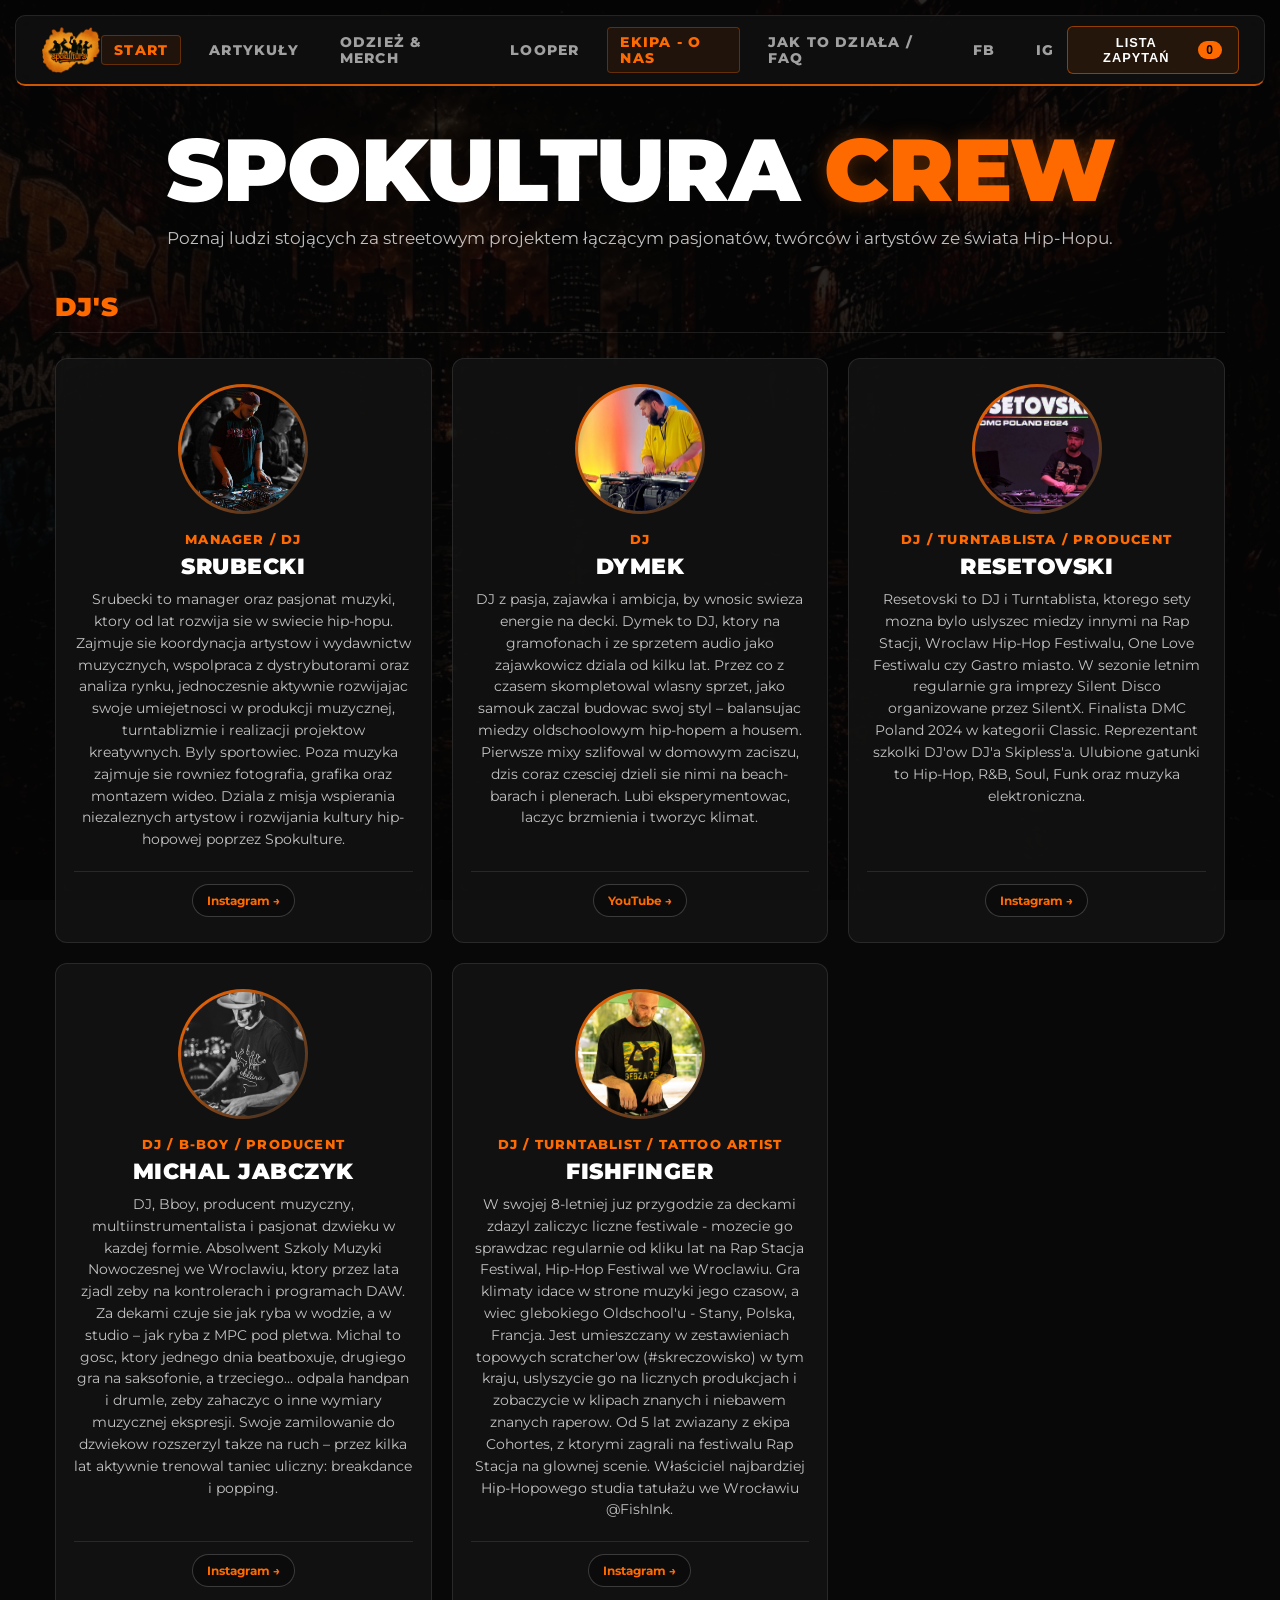
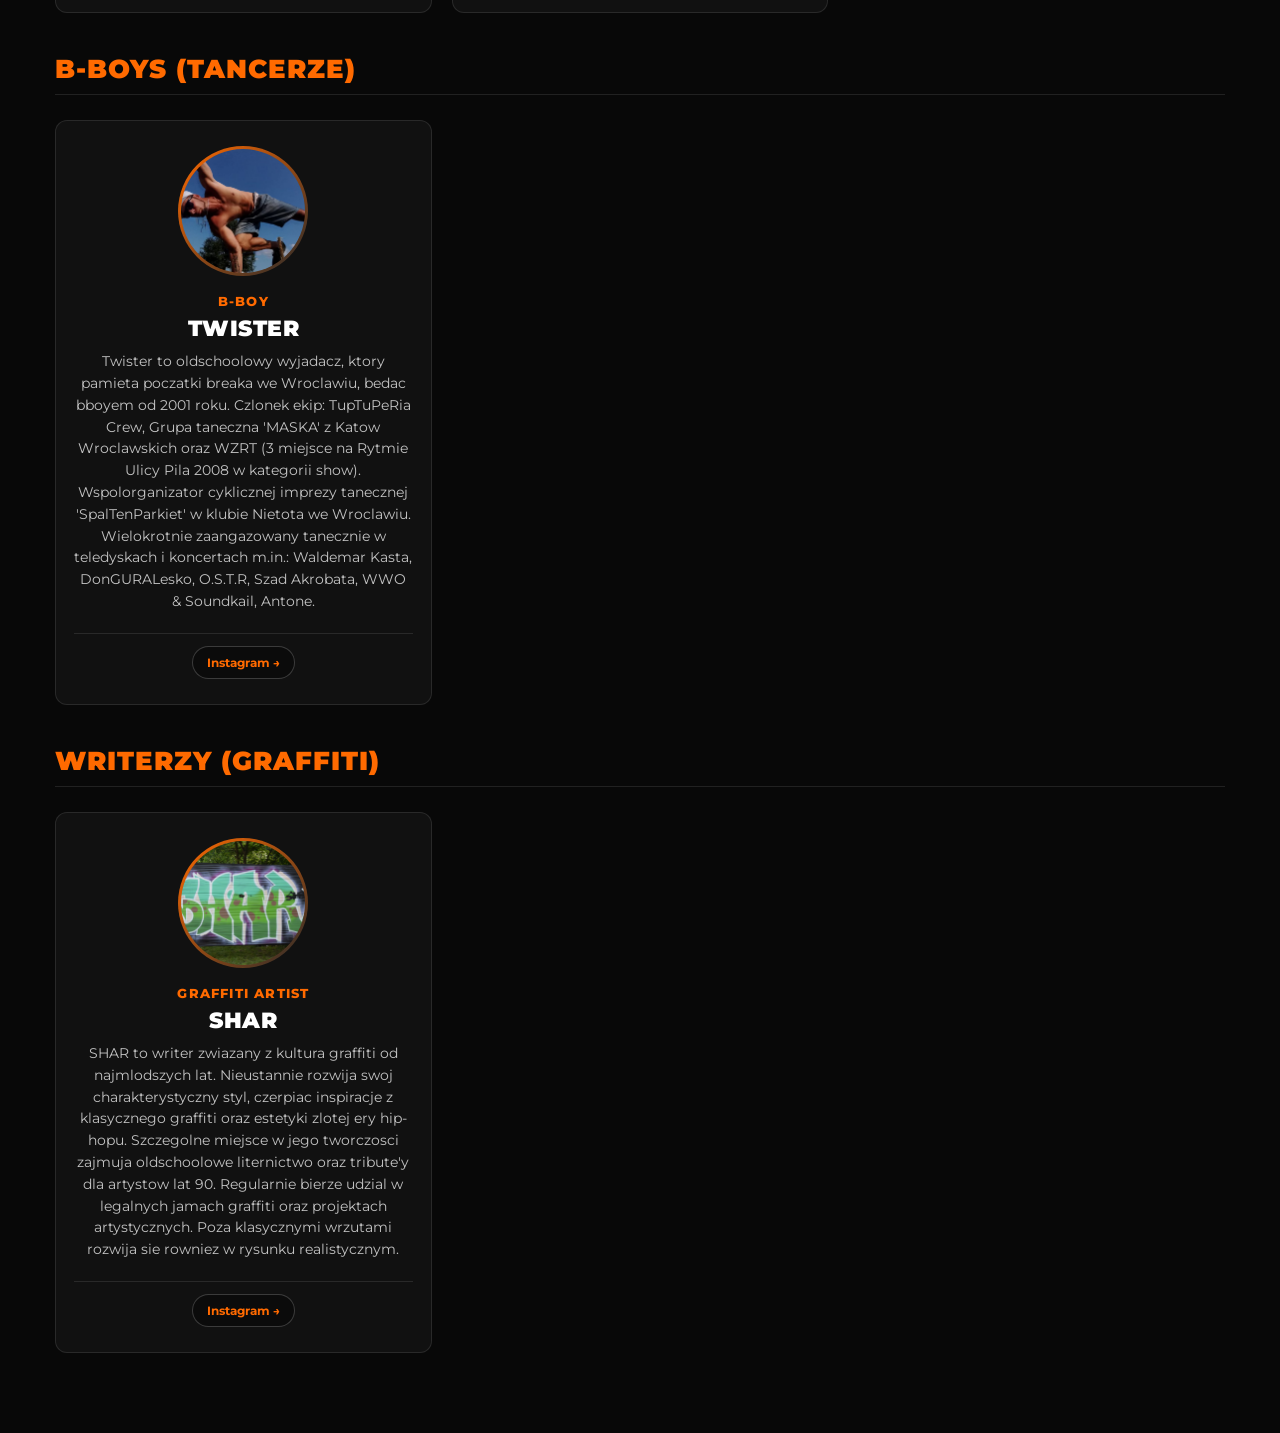
<file: crew/index.html>
<!DOCTYPE html>
<html lang="pl">
<head>
    <meta charset="UTF-8">
    <meta name="viewport" content="width=device-width, initial-scale=1.0">
    <title>Spokultura — O nas / Ekipa</title>

    <!-- FAVICON -->
    <link rel="icon" type="image/png" href="/favicon.png?v=2">
    <link rel="shortcut icon" type="image/png" href="/favicon.png?v=2">

    <!-- GOOGLE FONTS -->
    <link rel="preconnect" href="https://fonts.googleapis.com">
    <link rel="preconnect" href="https://fonts.gstatic.com" crossorigin>
    <link href="https://fonts.googleapis.com/css2?family=Montserrat:wght@400;600;700;800;900&display=swap" rel="stylesheet">

    <!-- CSS -->
    <link rel="stylesheet" href="style.css">
</head>
<body class="crew-page">

    <div class="page-overlay"></div>

    <!-- DYNAMICZNY STICKY HEADER WSTRZYKIWANY Z HEADER.JS -->
    <div id="site-header-container"></div>

    <!-- MAIN CREW CONTAINER -->
    <main class="crew-container">
        
        <!-- HEADER WYSUWAJĄCY SIĘ SPOD BARA -->
        <header class="crew-heading">
            <h1 class="crew-title animate-entry delay-2">SPOKULTURA <span>CREW</span></h1>
            <p class="crew-introduction animate-entry delay-3">Poznaj ludzi stojących za streetowym projektem łączącym pasjonatów, twórców i artystów ze świata Hip-Hopu.</p>
        </header>

        <!-- KONTENER RENDEROWANY DYNAMICZNIE PRZEZ SCRIPT.JS -->
        <div id="crewGrid" class="animate-entry delay-4"></div>

    </main>

    <!-- SKRYPT GENERUJĄCY UNIWERSALNY HEADER (z głównego katalogu) -->
    <script src="/header.js"></script>

    <!-- SKRYPT DEDYKOWANY DLA PODSTRONY CREW -->
    <script src="script.js"></script>
</body>
</html>
</file>
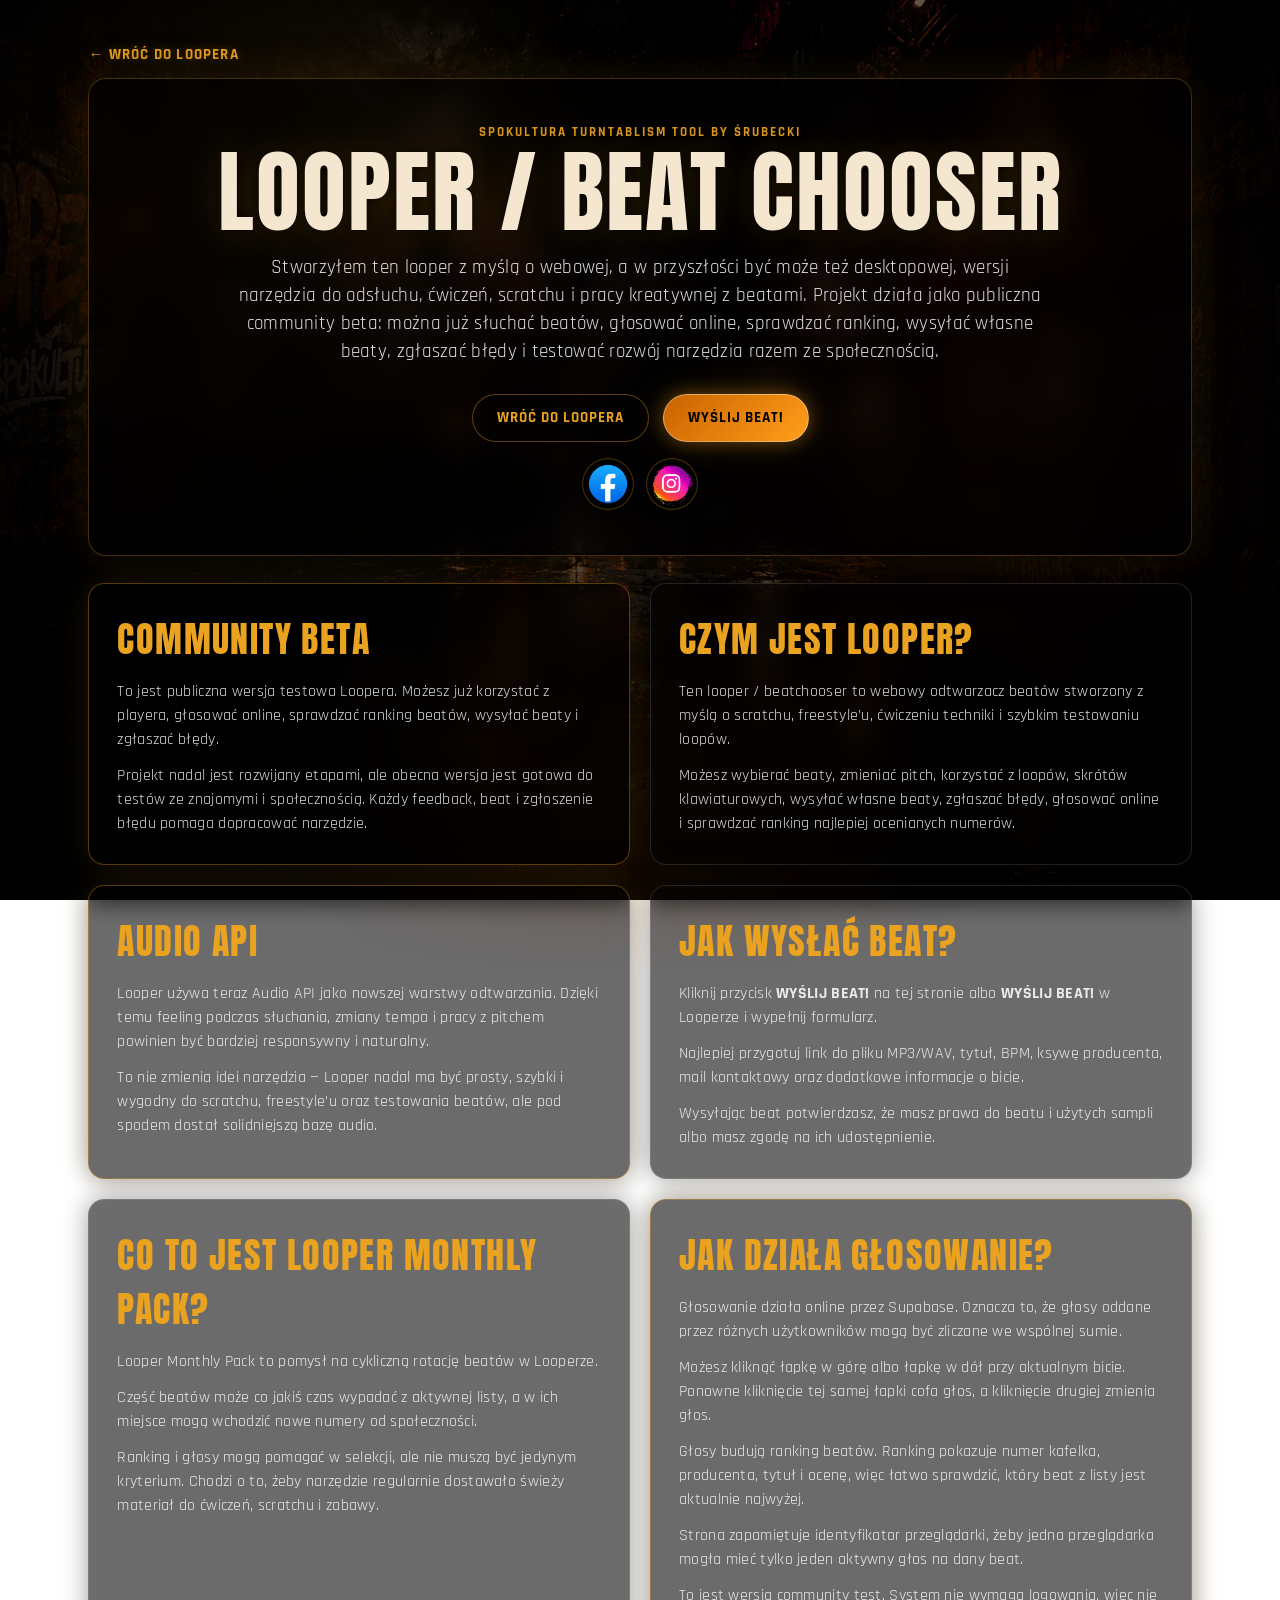
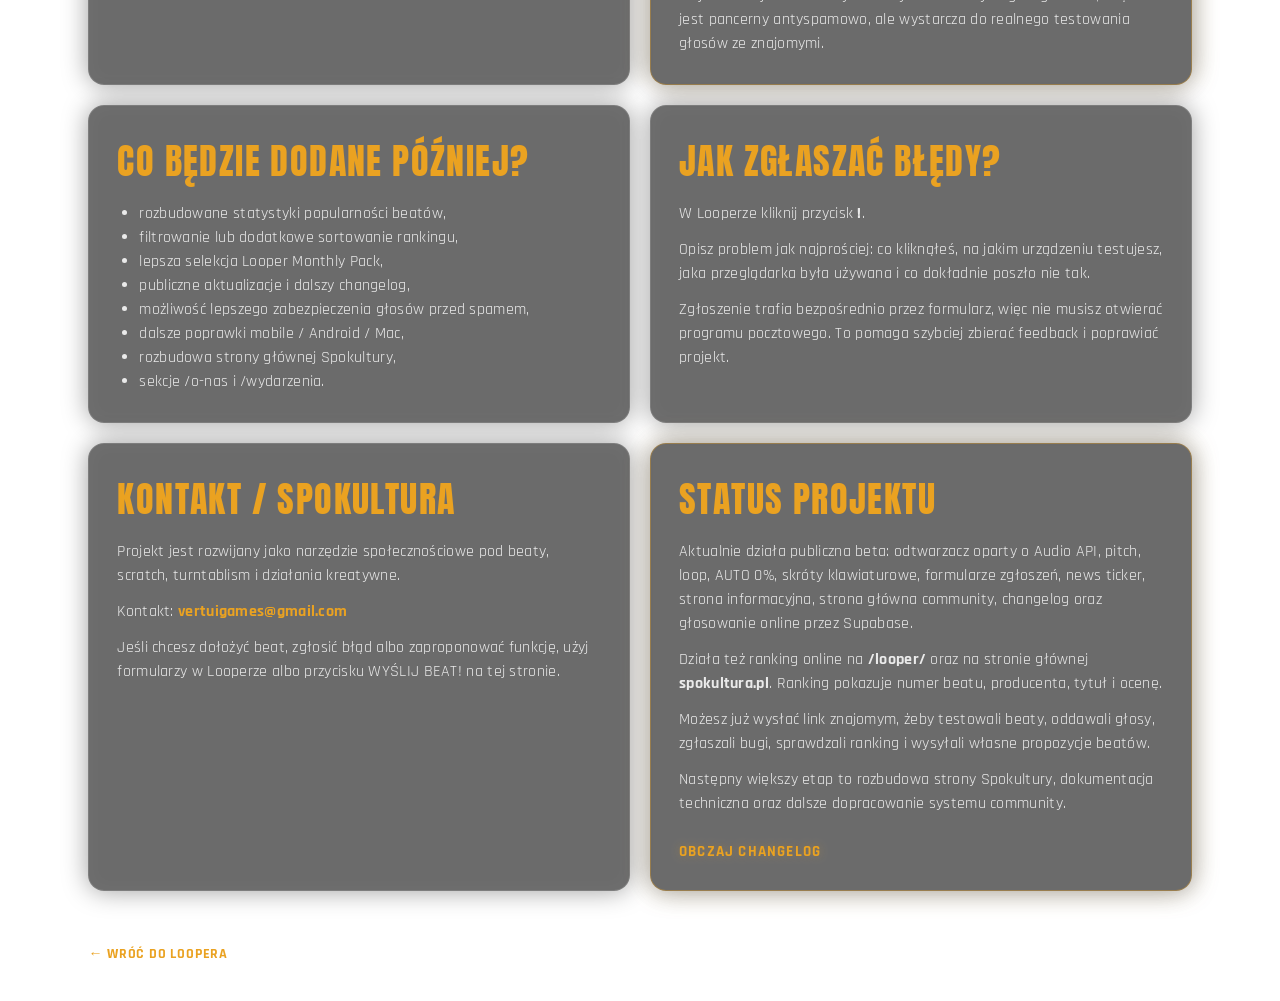
<file: info/index.html>
<!DOCTYPE html>
<html lang="pl">
<head>
  <meta charset="UTF-8">
  <meta name="viewport" content="width=device-width, initial-scale=1.0">
  <link rel="icon" type="image/png" href="../favicon.png">

  <title>Spokultura / Info</title>

  <link rel="preconnect" href="https://fonts.googleapis.com">
  <link rel="preconnect" href="https://fonts.gstatic.com" crossorigin>

  <link href="https://fonts.googleapis.com/css2?family=Anton&family=Rajdhani:wght@400;500;600;700;800&family=Teko:wght@400;500;600&display=swap" rel="stylesheet">

  <link rel="stylesheet" href="../looper/style.css">

  <style>
    .roadmap-top-return {
      width: 100%;

      margin:
        0 0 14px;

      display: flex;
      justify-content: flex-start;
    }

    .roadmap-top-return a {
      color: #EAA221;

      font-family: "Rajdhani", sans-serif;
      font-size: 15px;
      font-weight: 900;
      letter-spacing: 1.2px;

      text-decoration: none;
      text-transform: uppercase;

      text-shadow:
        0 0 10px rgba(234,162,33,0.32);

      transition:
        color 0.18s ease,
        transform 0.18s ease,
        text-shadow 0.18s ease;
    }

    .roadmap-top-return a:hover {
      color: #ffb13b;

      transform:
        translateX(-2px);

      text-shadow:
        0 0 14px rgba(234,162,33,0.55),
        0 0 28px rgba(234,162,33,0.18);
    }

    .changelog-link-btn {
      margin-top: 14px;
      padding: 0;

      display: inline-flex;
      align-items: center;
      justify-content: flex-start;

      background: transparent;
      border: none;

      color: #EAA221;

      font-family: "Rajdhani", sans-serif;
      font-size: 15px;
      font-weight: 900;
      letter-spacing: 1.2px;

      text-transform: uppercase;
      cursor: pointer;

      text-shadow:
        0 0 10px rgba(234,162,33,0.32);

      transition:
        color 0.18s ease,
        transform 0.18s ease,
        text-shadow 0.18s ease;
    }

    .changelog-link-btn:hover {
      color: #ffb13b;

      transform: translateX(3px);

      text-shadow:
        0 0 14px rgba(234,162,33,0.55),
        0 0 28px rgba(234,162,33,0.18);
    }

    .changelog-list {
      width: 100%;

      display: flex;
      flex-direction: column;

      gap: 16px;

      margin-top: 6px;

      text-align: left;
    }

    .changelog-version {
      padding: 14px 16px;

      border-radius: 10px;

      background:
        rgba(255,255,255,0.045);

      border:
        1px solid rgba(234,162,33,0.18);
    }

    .changelog-version h3 {
      margin: 0 0 8px;

      color: #EAA221;

      font-family: "Rajdhani", sans-serif;
      font-size: 17px;
      font-weight: 900;
      letter-spacing: 1px;
    }

    .changelog-version ul {
      margin: 0;
      padding-left: 20px;
    }

    .changelog-version li {
      color:
        rgba(255,255,255,0.86);

      font-family: "Rajdhani", sans-serif;
      font-size: 15px;
      line-height: 1.42;
    }

    @media (max-width: 768px) {
      .roadmap-top-return {
        margin:
          0 0 10px;
      }

      .roadmap-top-return a {
        font-size: 14px;
      }

      .changelog-link-btn {
        font-size: 14px;
      }

      .changelog-version {
        padding: 12px 13px;
      }

      .changelog-version h3 {
        font-size: 16px;
      }

      .changelog-version li {
        font-size: 14px;
      }
    }
  </style>
</head>

<body class="roadmap-body">

  <main class="roadmap-page">

    <div class="roadmap-top-return">
      <a href="../looper/">← WRÓĆ DO LOOPERA</a>
    </div>

    <header class="roadmap-hero">
      <p class="roadmap-kicker">SPOKULTURA TURNTABLISM TOOL BY ŚRUBECKI</p>

      <h1>LOOPER / BEAT CHOOSER</h1>

      <p class="roadmap-lead">
        Stworzyłem ten looper z myślą o webowej, a w przyszłości być może też desktopowej,
        wersji narzędzia do odsłuchu, ćwiczeń, scratchu i pracy kreatywnej z beatami.
        Projekt działa jako publiczna community beta: można już słuchać beatów, głosować online,
        sprawdzać ranking, wysyłać własne beaty, zgłaszać błędy i testować rozwój narzędzia razem ze społecznością.
      </p>

      <div class="roadmap-actions">
        <a class="roadmap-main-btn" href="../looper/">WRÓĆ DO LOOPERA</a>
        <button id="roadmapSubmitBeatBtn" class="roadmap-secondary-btn roadmap-submit-btn" type="button">
          WYŚLIJ BEAT!
        </button>
      </div>

      <div class="home-socials" aria-label="Social media Spokultura">
        <a
          class="home-social-btn"
          href="https://www.facebook.com/Spokultura/"
          target="_blank"
          rel="noopener noreferrer"
          aria-label="Facebook Spokultura"
        >
          <img src="../assets/images/fbimg.png" alt="Facebook">
        </a>

        <a
          class="home-social-btn"
          href="https://www.instagram.com/spokultura"
          target="_blank"
          rel="noopener noreferrer"
          aria-label="Instagram Spokultura"
        >
          <img src="../assets/images/instaimg.png" alt="Instagram">
        </a>
      </div>
    </header>

    <section class="roadmap-grid">

      <article class="roadmap-card roadmap-card-highlight">
        <h2>Community beta</h2>

        <p>
          To jest publiczna wersja testowa Loopera. Możesz już korzystać z playera,
          głosować online, sprawdzać ranking beatów, wysyłać beaty i zgłaszać błędy.
        </p>

        <p>
          Projekt nadal jest rozwijany etapami, ale obecna wersja jest gotowa do testów
          ze znajomymi i społecznością. Każdy feedback, beat i zgłoszenie błędu pomaga
          dopracować narzędzie.
        </p>
      </article>

      <article class="roadmap-card">
        <h2>Czym jest Looper?</h2>

        <p>
          Ten looper / beatchooser to webowy odtwarzacz beatów stworzony z myślą o scratchu,
          freestyle’u, ćwiczeniu techniki i szybkim testowaniu loopów.
        </p>

        <p>
          Możesz wybierać beaty, zmieniać pitch, korzystać z loopów, skrótów klawiaturowych,
          wysyłać własne beaty, zgłaszać błędy, głosować online i sprawdzać ranking najlepiej ocenianych numerów.
        </p>
      </article>

      <article class="roadmap-card roadmap-card-highlight">
        <h2>Audio API</h2>

        <p>
          Looper używa teraz Audio API jako nowszej warstwy odtwarzania. Dzięki temu feeling podczas
          słuchania, zmiany tempa i pracy z pitchem powinien być bardziej responsywny i naturalny.
        </p>

        <p>
          To nie zmienia idei narzędzia — Looper nadal ma być prosty, szybki i wygodny do scratchu,
          freestyle’u oraz testowania beatów, ale pod spodem dostał solidniejszą bazę audio.
        </p>
      </article>

      <article class="roadmap-card">
        <h2>Jak wysłać beat?</h2>

        <p>
          Kliknij przycisk <strong>WYŚLIJ BEAT!</strong> na tej stronie albo
          <strong>WYŚLIJ BEAT!</strong> w Looperze i wypełnij formularz.
        </p>

        <p>
          Najlepiej przygotuj link do pliku MP3/WAV, tytuł, BPM, ksywę producenta,
          mail kontaktowy oraz dodatkowe informacje o bicie.
        </p>

        <p>
          Wysyłając beat potwierdzasz, że masz prawa do beatu i użytych sampli
          albo masz zgodę na ich udostępnienie.
        </p>
      </article>

      <article class="roadmap-card">
        <h2>Co to jest Looper Monthly Pack?</h2>

        <p>
          Looper Monthly Pack to pomysł na cykliczną rotację beatów w Looperze.
        </p>

        <p>
          Część beatów może co jakiś czas wypadać z aktywnej listy, a w ich miejsce
          mogą wchodzić nowe numery od społeczności.
        </p>

        <p>
          Ranking i głosy mogą pomagać w selekcji, ale nie muszą być jedynym kryterium.
          Chodzi o to, żeby narzędzie regularnie dostawało świeży materiał do ćwiczeń,
          scratchu i zabawy.
        </p>
      </article>

      <article class="roadmap-card roadmap-card-highlight">
        <h2>Jak działa głosowanie?</h2>

        <p>
          Głosowanie działa online przez Supabase. Oznacza to, że głosy oddane przez różnych
          użytkowników mogą być zliczane we wspólnej sumie.
        </p>

        <p>
          Możesz kliknąć łapkę w górę albo łapkę w dół przy aktualnym bicie.
          Ponowne kliknięcie tej samej łapki cofa głos, a kliknięcie drugiej zmienia głos.
        </p>

        <p>
          Głosy budują ranking beatów. Ranking pokazuje numer kafelka, producenta, tytuł
          i ocenę, więc łatwo sprawdzić, który beat z listy jest aktualnie najwyżej.
        </p>

        <p>
          Strona zapamiętuje identyfikator przeglądarki, żeby jedna przeglądarka mogła mieć
          tylko jeden aktywny głos na dany beat.
        </p>

        <p>
          To jest wersja community test. System nie wymaga logowania, więc nie jest pancerny
          antyspamowo, ale wystarcza do realnego testowania głosów ze znajomymi.
        </p>
      </article>

      <article class="roadmap-card">
        <h2>Co będzie dodane później?</h2>

        <ul>
          <li>rozbudowane statystyki popularności beatów,</li>
          <li>filtrowanie lub dodatkowe sortowanie rankingu,</li>
          <li>lepsza selekcja Looper Monthly Pack,</li>
          <li>publiczne aktualizacje i dalszy changelog,</li>
          <li>możliwość lepszego zabezpieczenia głosów przed spamem,</li>
          <li>dalsze poprawki mobile / Android / Mac,</li>
          <li>rozbudowa strony głównej Spokultury,</li>
          <li>sekcje /o-nas i /wydarzenia.</li>
        </ul>
      </article>

      <article class="roadmap-card">
        <h2>Jak zgłaszać błędy?</h2>

        <p>
          W Looperze kliknij przycisk <strong>!</strong>.
        </p>

        <p>
          Opisz problem jak najprościej: co kliknąłeś, na jakim urządzeniu testujesz,
          jaka przeglądarka była używana i co dokładnie poszło nie tak.
        </p>

        <p>
          Zgłoszenie trafia bezpośrednio przez formularz, więc nie musisz otwierać programu pocztowego.
          To pomaga szybciej zbierać feedback i poprawiać projekt.
        </p>
      </article>

      <article class="roadmap-card">
        <h2>Kontakt / Spokultura</h2>

        <p>
          Projekt jest rozwijany jako narzędzie społecznościowe pod beaty, scratch,
          turntablism i działania kreatywne.
        </p>

        <p>
          Kontakt:
          <a href="mailto:vertuigames@gmail.com">vertuigames@gmail.com</a>
        </p>

        <p>
          Jeśli chcesz dołożyć beat, zgłosić błąd albo zaproponować funkcję,
          użyj formularzy w Looperze albo przycisku WYŚLIJ BEAT! na tej stronie.
        </p>
      </article>

      <article class="roadmap-card roadmap-card-highlight">
        <h2>Status projektu</h2>

        <p>
          Aktualnie działa publiczna beta: odtwarzacz oparty o Audio API, pitch, loop, AUTO 0%,
          skróty klawiaturowe, formularze zgłoszeń, news ticker, strona informacyjna,
          strona główna community, changelog oraz głosowanie online przez Supabase.
        </p>

        <p>
          Działa też ranking online na <strong>/looper/</strong> oraz na stronie głównej
          <strong>spokultura.pl</strong>. Ranking pokazuje numer beatu, producenta, tytuł i ocenę.
        </p>

        <p>
          Możesz już wysłać link znajomym, żeby testowali beaty, oddawali głosy,
          zgłaszali bugi, sprawdzali ranking i wysyłali własne propozycje beatów.
        </p>

        <p>
          Następny większy etap to rozbudowa strony Spokultury, dokumentacja techniczna
          oraz dalsze dopracowanie systemu community.
        </p>

        <button id="openChangelogBtn" class="changelog-link-btn" type="button">
          OBCZAJ CHANGELOG
        </button>
      </article>

    </section>

    <footer class="roadmap-footer">
      <a href="../looper/">← WRÓĆ DO LOOPERA</a>
      <span>Looper by Spokultura</span>
    </footer>

  </main>

  <div id="roadmapSubmitBeatModal" class="community-modal hidden">
    <div class="community-box">
      <h2>WYŚLIJ BEAT</h2>

      <p class="community-info">
        Wyślij beat do selekcji Looper Monthly Pack. Najlepiej podaj link do MP3/WAV, BPM, okładkę i swoje social media.
      </p>

      <input id="roadmapBeatNick" type="text" placeholder="Ksywa producenta">
      <input id="roadmapBeatEmail" type="email" placeholder="Email kontaktowy">
      <input id="roadmapBeatTitle" type="text" placeholder="Tytuł beatu">
      <input id="roadmapBeatBpm" type="text" inputmode="numeric" pattern="[0-9]*" maxlength="3" placeholder="BPM">
      <input id="roadmapBeatLink" type="text" placeholder="Link do beatu / dysku / WeTransfer">
      <textarea id="roadmapBeatNotes" placeholder="Dodatkowe info, socials, klimat beatu, zgody itd."></textarea>

      <label class="rights-row">
        <input id="roadmapBeatRights" type="checkbox">
        Potwierdzam, że beat oraz użyte sample należą do mnie lub mam prawo je udostępnić.
      </label>

      <div class="modal-actions">
        <button id="roadmapSendBeatBtn">WYŚLIJ ZGŁOSZENIE</button>
        <button id="roadmapCloseSubmitBeatBtn">ZAMKNIJ</button>
      </div>
    </div>
  </div>

  <div id="roadmapFeedbackModal" class="community-modal hidden">
    <div class="community-box">
      <h2 id="roadmapFeedbackTitle">KOMUNIKAT</h2>

      <p id="roadmapFeedbackMessage" class="community-info">
        Treść komunikatu.
      </p>

      <div class="modal-actions">
        <button id="roadmapCloseFeedbackBtn">OK</button>
      </div>
    </div>
  </div>

  <div id="changelogModal" class="community-modal hidden">
    <div class="community-box">
      <h2>CHANGELOG</h2>

      <p class="community-info">
        Aktualizacje projektu zapisywane etapami — co zostało dodane i jak Looper zmieniał się w community beta.
      </p>

      <div class="changelog-list">

        <section class="changelog-version">
          <h3>v0.1 — Pierwsza wersja Loopera</h3>
          <ul>
            <li>odtwarzacz beatów,</li>
            <li>kafelki beatów,</li>
            <li>pitch,</li>
            <li>loop.</li>
          </ul>
        </section>

        <section class="changelog-version">
          <h3>v0.2 — Sterowanie i UX</h3>
          <ul>
            <li>skróty klawiaturowe,</li>
            <li>info bar,</li>
            <li>HELP modal,</li>
            <li>poprawki mobile.</li>
          </ul>
        </section>

        <section class="changelog-version">
          <h3>v0.3 — Community</h3>
          <ul>
            <li>WYŚLIJ BEAT,</li>
            <li>ZGŁOŚ BUG,</li>
            <li>Formspree,</li>
            <li>roadmap / info.</li>
          </ul>
        </section>

        <section class="changelog-version">
          <h3>v0.4 — Głosowanie online</h3>
          <ul>
            <li>łapki 👍 👎,</li>
            <li>Supabase,</li>
            <li>wspólna suma głosów.</li>
          </ul>
        </section>

        <section class="changelog-version">
          <h3>v0.5 — Publiczna beta</h3>
          <ul>
            <li>domena spokultura.pl,</li>
            <li>/looper/,</li>
            <li>/info/,</li>
            <li>favicon,</li>
            <li>poprawki laptop layout,</li>
            <li>zabezpieczenie przed graniem kilku beatów naraz.</li>
          </ul>
        </section>

        <section class="changelog-version">
          <h3>v0.6 — Ranking beatów</h3>
          <ul>
            <li>ranking online na /looper/,</li>
            <li>ranking na stronie głównej spokultura.pl,</li>
            <li>tabela: Nr | Prod. | Tytuł | Ocena,</li>
            <li>sortowanie od najwyższej oceny,</li>
            <li>numer beatu zgodny z kafelkiem w Looperze.</li>
          </ul>
        </section>

        <section class="changelog-version">
          <h3>v0.7 — Dopracowanie sterowania</h3>
          <ul>
            <li>AUTO 0% pitch przy zmianie beatu,</li>
            <li>domyślne zachowanie pitcha zostaje bez zmian, jeśli AUTO 0% jest wyłączone,</li>
            <li>hover info dla przycisków górnego menu,</li>
            <li>hover info dla loopów 1 / 2 / 4 / 6 / 8,</li>
            <li>aktualizacja HELP modala.</li>
          </ul>
        </section>

        <section class="changelog-version">
          <h3>v0.8 — Strona główna community</h3>
          <ul>
            <li>przycisk RANKING na stronie głównej,</li>
            <li>przycisk LOOPER,</li>
            <li>przycisk WIĘCEJ INFO,</li>
            <li>wspólny ranking ze stroną /looper/,</li>
            <li>aktualizacja treści strony /info/.</li>
          </ul>
        </section>

        <section class="changelog-version">
          <h3>v0.9 — Social media</h3>
          <ul>
            <li>link do Facebooka Spokultury,</li>
            <li>link do Instagrama Spokultury,</li>
            <li>ikony social media na stronie głównej,</li>
            <li>ikony social media na stronie /info/.</li>
          </ul>
        </section>

        <section class="changelog-version">
          <h3>v1.0 — Audio API Engine</h3>
          <ul>
            <li>przebudowa lokalnego silnika odtwarzania w kierunku Audio API,</li>
            <li>lepszy feeling pitcha i zmiany tempa,</li>
            <li>stabilniejsze działanie START / STOP / RESTART,</li>
            <li>płynniejsze przechodzenie między beatami,</li>
          </ul>
        </section>

      </div>

      <div class="modal-actions">
        <button id="closeChangelogBtn">OK</button>
      </div>
    </div>
  </div>

  <script>
    const BEAT_FORM_ENDPOINT = "https://formspree.io/f/mjglzzlg";

    const roadmapSubmitBeatBtn = document.getElementById("roadmapSubmitBeatBtn");
    const roadmapSubmitBeatModal = document.getElementById("roadmapSubmitBeatModal");
    const roadmapCloseSubmitBeatBtn = document.getElementById("roadmapCloseSubmitBeatBtn");
    const roadmapSendBeatBtn = document.getElementById("roadmapSendBeatBtn");

    const roadmapFeedbackModal = document.getElementById("roadmapFeedbackModal");
    const roadmapFeedbackTitle = document.getElementById("roadmapFeedbackTitle");
    const roadmapFeedbackMessage = document.getElementById("roadmapFeedbackMessage");
    const roadmapCloseFeedbackBtn = document.getElementById("roadmapCloseFeedbackBtn");

    const roadmapBeatBpmInput = document.getElementById("roadmapBeatBpm");

    const openChangelogBtn = document.getElementById("openChangelogBtn");
    const changelogModal = document.getElementById("changelogModal");
    const closeChangelogBtn = document.getElementById("closeChangelogBtn");

    function isValidEmail(email) {
      if (!email) return false;

      return /^[^\s@]+@[^\s@]+\.[^\s@]+$/.test(email);
    }

    function sanitizeBpmInput(value) {
      return value.replace(/\D/g, "").slice(0, 3);
    }

    function isValidBpm(value) {
      if (!value) return true;

      if (!/^\d{2,3}$/.test(value)) {
        return false;
      }

      const bpmNumber = parseInt(value, 10);

      return bpmNumber >= 20 && bpmNumber <= 240;
    }

    function showRoadmapFeedbackModal(titleText, messageText) {
      if (!roadmapFeedbackModal || !roadmapFeedbackTitle || !roadmapFeedbackMessage) return;

      roadmapFeedbackTitle.innerText = titleText;
      roadmapFeedbackMessage.innerText = messageText;

      roadmapFeedbackModal.classList.remove("hidden");
    }

    function closeRoadmapFeedbackModal() {
      if (roadmapFeedbackModal) {
        roadmapFeedbackModal.classList.add("hidden");
      }
    }

    function openChangelogModal() {
      if (changelogModal) {
        changelogModal.classList.remove("hidden");
      }
    }

    function closeChangelogModal() {
      if (changelogModal) {
        changelogModal.classList.add("hidden");
      }
    }

    function clearRoadmapBeatForm() {
      const fields = [
        "roadmapBeatNick",
        "roadmapBeatEmail",
        "roadmapBeatTitle",
        "roadmapBeatBpm",
        "roadmapBeatLink",
        "roadmapBeatNotes"
      ];

      fields.forEach((id) => {
        const field = document.getElementById(id);

        if (field) {
          field.value = "";
        }
      });

      const rights = document.getElementById("roadmapBeatRights");

      if (rights) {
        rights.checked = false;
      }
    }

    async function sendFormspreeForm(endpoint, payload) {
      const response = await fetch(endpoint, {
        method: "POST",
        headers: {
          "Accept": "application/json",
          "Content-Type": "application/json"
        },
        body: JSON.stringify(payload)
      });

      if (!response.ok) {
        throw new Error("Formspree request failed");
      }

      return response.json();
    }

    if (roadmapSubmitBeatBtn && roadmapSubmitBeatModal) {
      roadmapSubmitBeatBtn.addEventListener("click", () => {
        roadmapSubmitBeatModal.classList.remove("hidden");
      });
    }

    if (roadmapCloseSubmitBeatBtn && roadmapSubmitBeatModal) {
      roadmapCloseSubmitBeatBtn.addEventListener("click", () => {
        roadmapSubmitBeatModal.classList.add("hidden");
      });
    }

    if (roadmapSubmitBeatModal) {
      roadmapSubmitBeatModal.addEventListener("click", (event) => {
        if (event.target === roadmapSubmitBeatModal) {
          roadmapSubmitBeatModal.classList.add("hidden");
        }
      });
    }

    if (roadmapCloseFeedbackBtn) {
      roadmapCloseFeedbackBtn.addEventListener("click", () => {
        closeRoadmapFeedbackModal();
      });
    }

    if (roadmapFeedbackModal) {
      roadmapFeedbackModal.addEventListener("click", (event) => {
        if (event.target === roadmapFeedbackModal) {
          closeRoadmapFeedbackModal();
        }
      });
    }

    if (openChangelogBtn) {
      openChangelogBtn.addEventListener("click", () => {
        openChangelogModal();
      });
    }

    if (closeChangelogBtn) {
      closeChangelogBtn.addEventListener("click", () => {
        closeChangelogModal();
      });
    }

    if (changelogModal) {
      changelogModal.addEventListener("click", (event) => {
        if (event.target === changelogModal) {
          closeChangelogModal();
        }
      });
    }

    if (roadmapBeatBpmInput) {
      roadmapBeatBpmInput.addEventListener("input", () => {
        roadmapBeatBpmInput.value = sanitizeBpmInput(roadmapBeatBpmInput.value);
      });

      roadmapBeatBpmInput.addEventListener("blur", () => {
        const bpmValue = roadmapBeatBpmInput.value.trim();

        if (bpmValue && !isValidBpm(bpmValue)) {
          showRoadmapFeedbackModal("BŁĄD", "Wpisz prawidłowe BPM.");
        }
      });
    }

    if (roadmapSendBeatBtn) {
      roadmapSendBeatBtn.addEventListener("click", async () => {
        const nick = document.getElementById("roadmapBeatNick").value.trim();
        const email = document.getElementById("roadmapBeatEmail").value.trim();
        const beatTitle = document.getElementById("roadmapBeatTitle").value.trim();
        const bpmValue = document.getElementById("roadmapBeatBpm").value.trim();
        const link = document.getElementById("roadmapBeatLink").value.trim();
        const notes = document.getElementById("roadmapBeatNotes").value.trim();
        const rights = document.getElementById("roadmapBeatRights").checked;

        if (!nick) {
          showRoadmapFeedbackModal("BŁĄD", "Podaj ksywę producenta.");
          return;
        }

        if (!email || !isValidEmail(email)) {
          showRoadmapFeedbackModal("BŁĄD", "Podaj prawidłowy adres e-mail.");
          return;
        }

        if (!beatTitle) {
          showRoadmapFeedbackModal("BŁĄD", "Podaj tytuł beatu.");
          return;
        }

        if (!link) {
          showRoadmapFeedbackModal("BŁĄD", "Podaj link do beatu.");
          return;
        }

        if (!isValidBpm(bpmValue)) {
          showRoadmapFeedbackModal("BŁĄD", "Wpisz prawidłowe BPM.");
          return;
        }

        if (!rights) {
          showRoadmapFeedbackModal("BŁĄD", "Musisz potwierdzić, że masz prawa do beatu i sampli.");
          return;
        }

        const originalText = roadmapSendBeatBtn.innerText;

        try {
          roadmapSendBeatBtn.disabled = true;
          roadmapSendBeatBtn.innerText = "WYSYŁAM...";

          await sendFormspreeForm(BEAT_FORM_ENDPOINT, {
            type: "BEAT SUBMISSION FROM INFO PAGE",
            producerNick: nick,
            email: email,
            beatTitle: beatTitle,
            bpm: bpmValue,
            beatLink: link,
            notes: notes,
            rightsConfirmed: rights,
            page: window.location.href,
            userAgent: navigator.userAgent,
            submittedAt: new Date().toISOString()
          });

          clearRoadmapBeatForm();

          if (roadmapSubmitBeatModal) {
            roadmapSubmitBeatModal.classList.add("hidden");
          }

          showRoadmapFeedbackModal("WYSŁANO", "Wysłano beat — odezwę się na maila podanego w zgłoszeniu.");
        } catch (error) {
          console.error(error);
          showRoadmapFeedbackModal("BŁĄD", "Błąd wysyłki — spróbuj ponownie.");
        } finally {
          roadmapSendBeatBtn.disabled = false;
          roadmapSendBeatBtn.innerText = originalText;
        }
      });
    }

    document.addEventListener("keydown", (event) => {
      if (event.key === "Escape") {
        if (changelogModal && !changelogModal.classList.contains("hidden")) {
          changelogModal.classList.add("hidden");
          return;
        }

        if (roadmapFeedbackModal && !roadmapFeedbackModal.classList.contains("hidden")) {
          roadmapFeedbackModal.classList.add("hidden");
          return;
        }

        if (roadmapSubmitBeatModal && !roadmapSubmitBeatModal.classList.contains("hidden")) {
          roadmapSubmitBeatModal.classList.add("hidden");
        }
      }
    });
  </script>

</body>
</html>
</file>
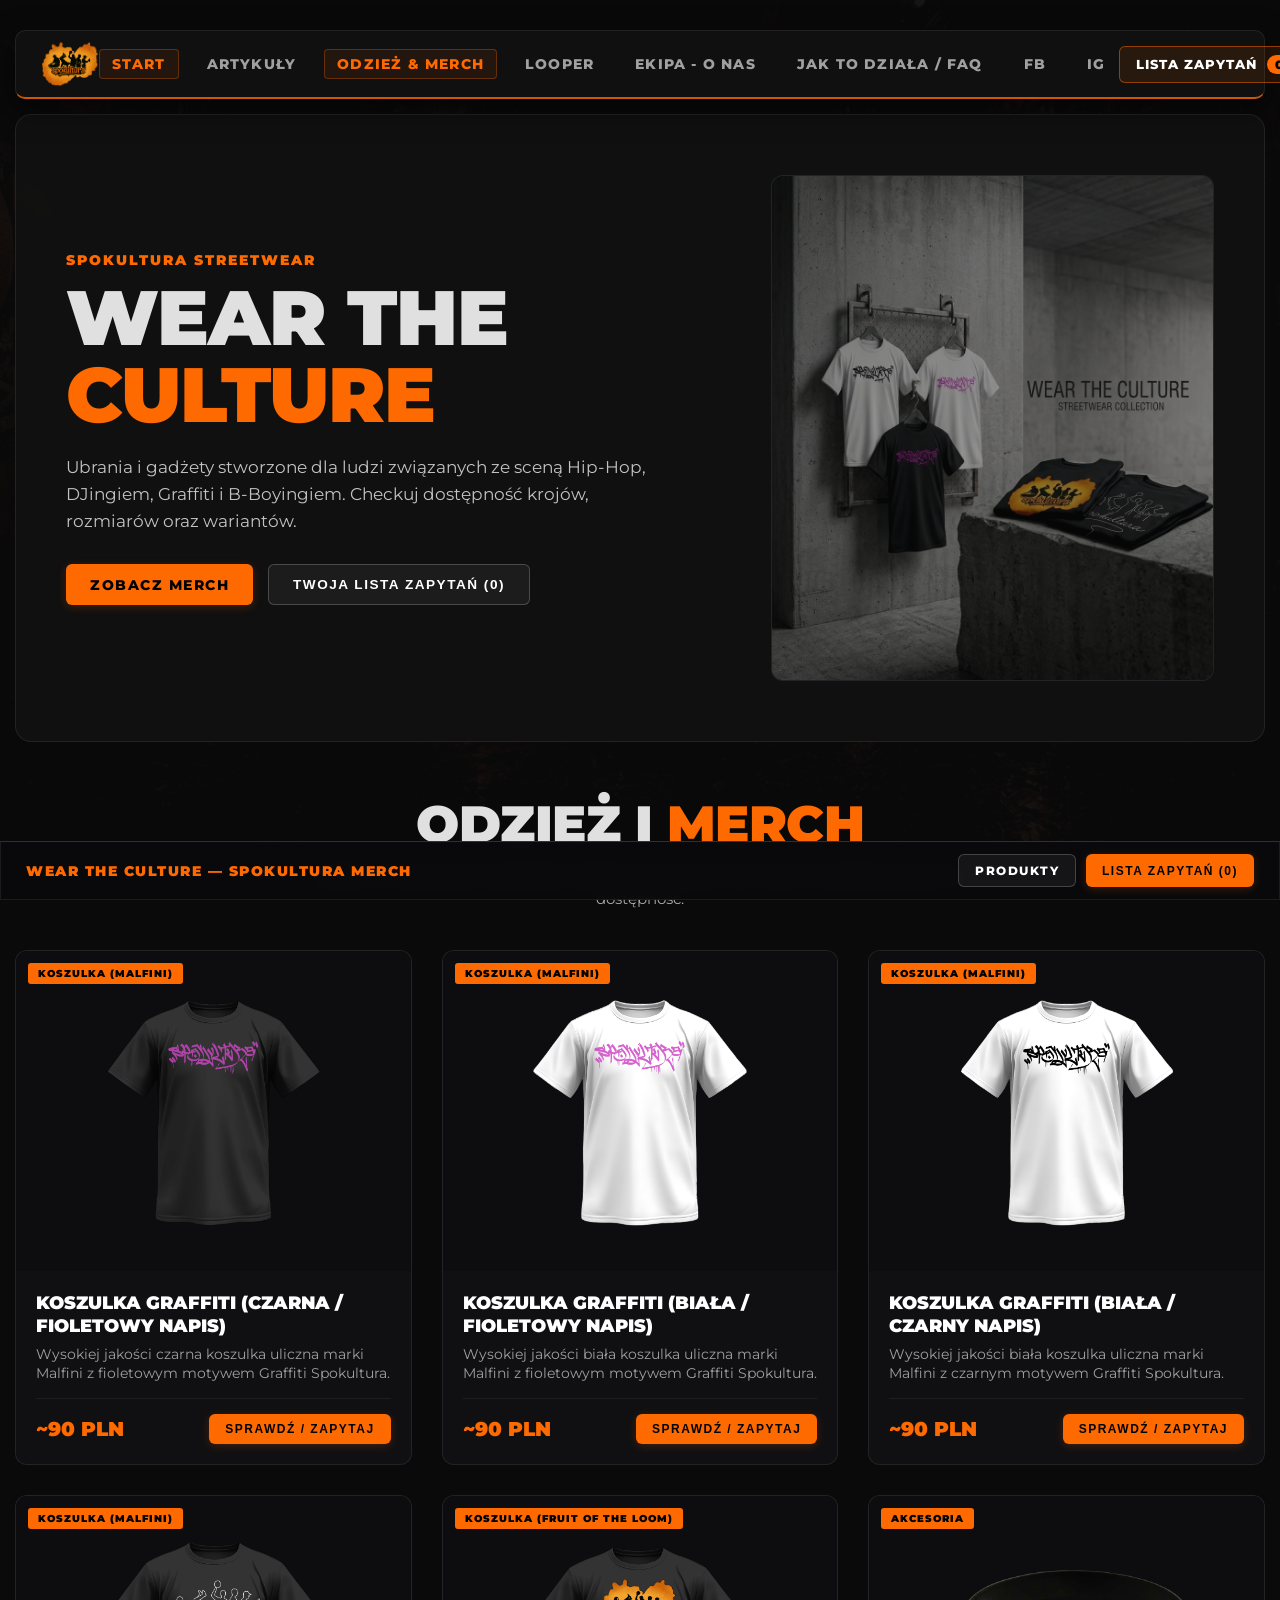
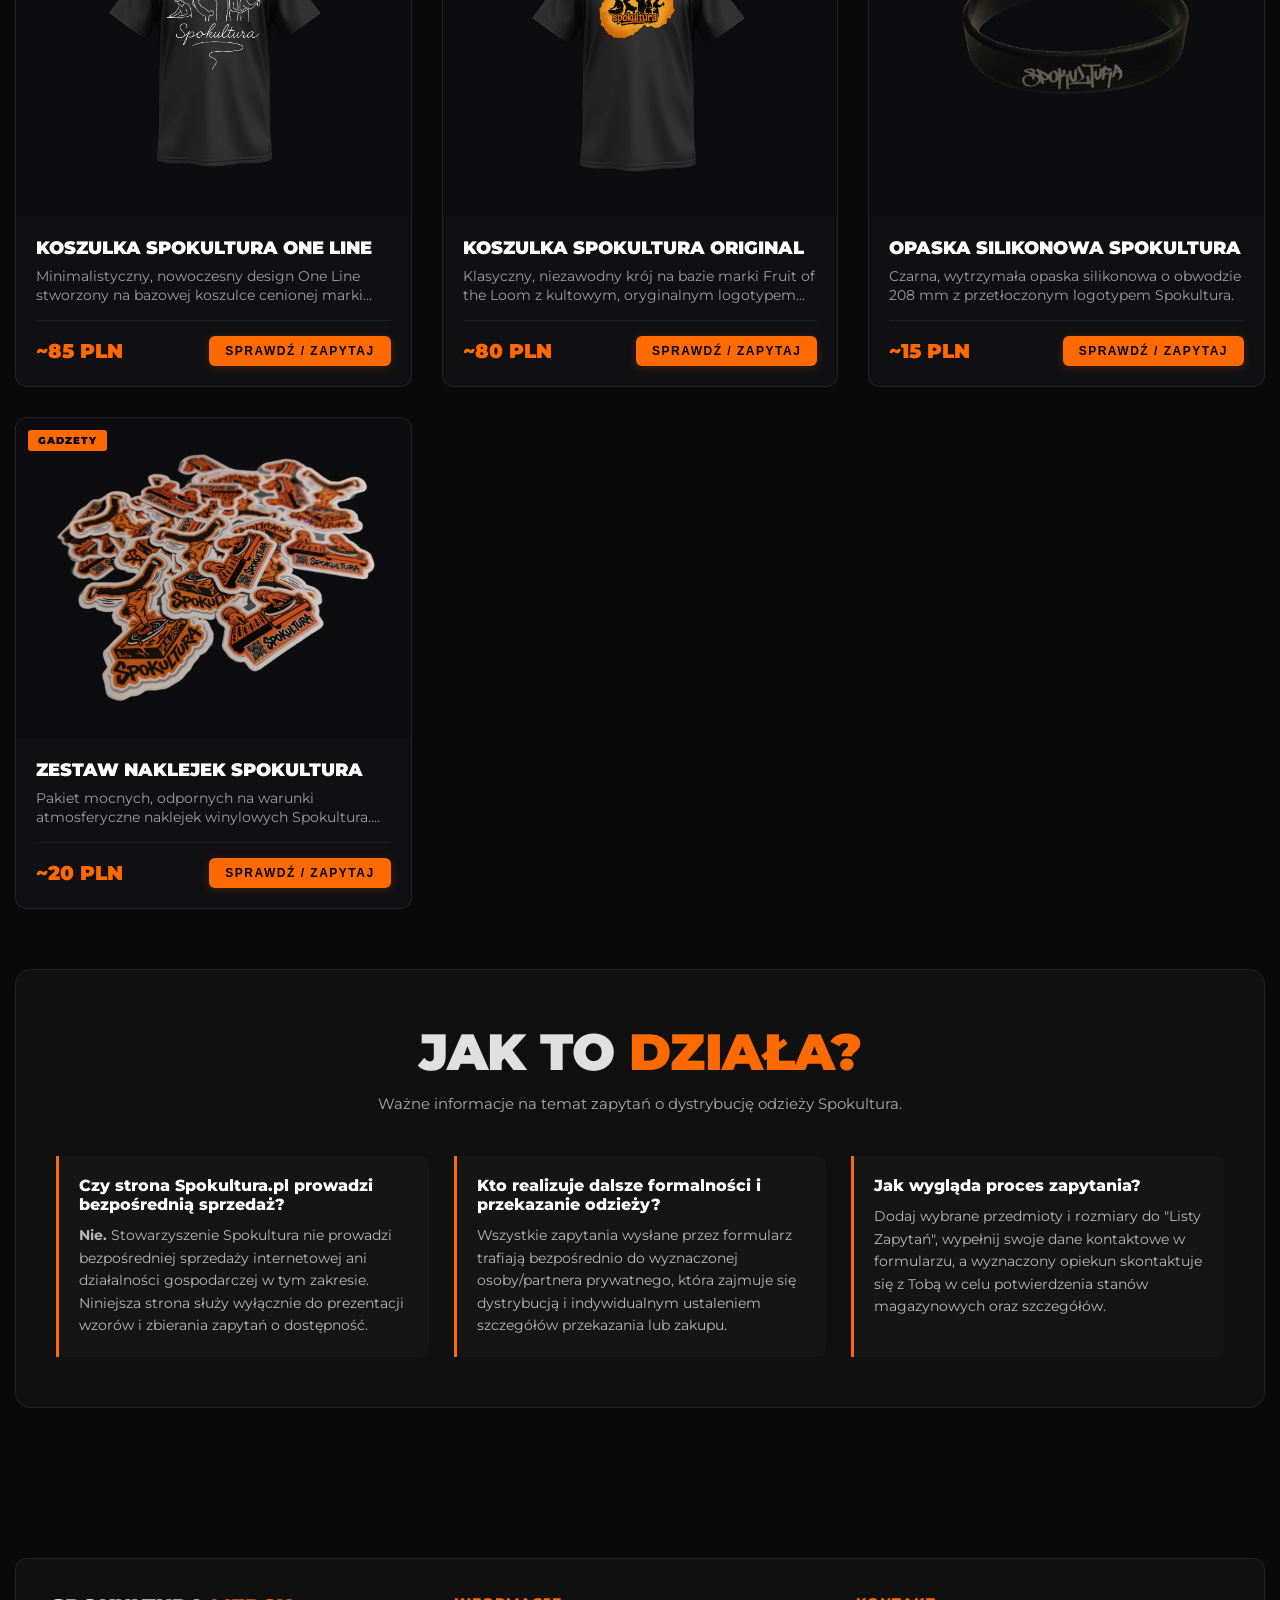
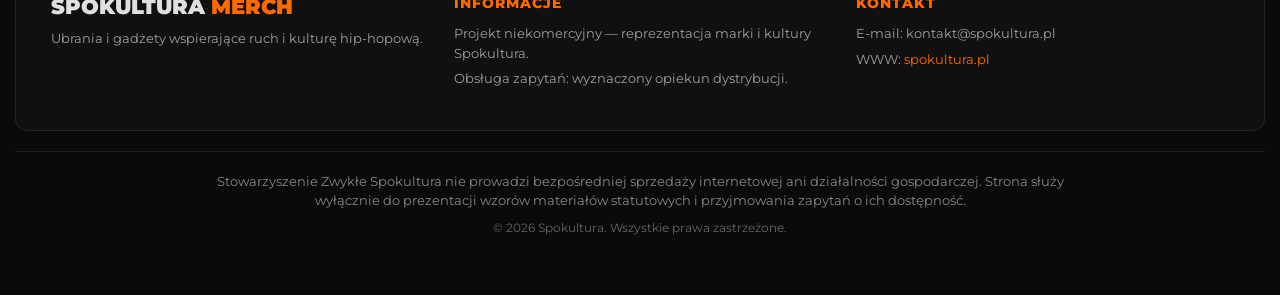
<file: odziez/index.html>
<!DOCTYPE html>
<html lang="pl">
<head>
    <meta charset="UTF-8">
    <meta name="viewport" content="width=device-width, initial-scale=1.0">
    <title>Spokultura — Odzież & Merch (Zapytaj o dostępność)</title>

    <!-- FAVICON -->
    <link rel="icon" type="image/png" href="/favicon.png?v=2">
    <link rel="shortcut icon" type="image/png" href="/favicon.png?v=2">

    <!-- GOOGLE FONTS -->
    <link rel="preconnect" href="https://fonts.googleapis.com">
    <link rel="preconnect" href="https://fonts.gstatic.com" crossorigin>
    <link href="https://fonts.googleapis.com/css2?family=Montserrat:wght@400;600;700;800;900&display=swap" rel="stylesheet">

    <!-- CSS -->
    <link rel="stylesheet" href="style.css">
    <link rel="stylesheet" href="/header.css">
</head>
<body class="clothing-page">

    <div class="page-overlay"></div>

    <!-- DYNAMICZNY STICKY HEADER WSTRZYKIWANY Z HEADER.JS -->
    <div id="site-header-container"></div>

    <!-- MAIN CONTAINER -->
    <main class="clothing-container">

        <!-- HERO SECTION -->
        <section class="hero-section glassmorphism animate-entry delay-2">
            <div class="hero-content">
                <span class="hero-tag">SPOKULTURA STREETWEAR</span>
                <h1 class="hero-title">WEAR THE <span>CULTURE</span></h1>
                <p class="hero-description">
                    Ubrania i gadżety stworzone dla ludzi związanych ze sceną Hip-Hop, DJingiem, Graffiti i B-Boyingiem. Checkuj dostępność krojów, rozmiarów oraz wariantów.
                </p>
                <div class="hero-actions">
                    <a href="#products" class="btn btn-primary">ZOBACZ MERCH</a>
                    <button class="btn btn-secondary" id="heroCartBtn">TWOJA LISTA ZAPYTAŃ (<span class="hero-cart-count">0</span>)</button>
                </div>
            </div>
            <div class="hero-visual">
                <img src="assets/main.jpg" class="hero-main-image" alt="Spokultura Merch">
            </div>
        </section>

        <!-- SEKCJA PRODUKTÓW -->
        <section class="products-section" id="products">
            <div class="section-heading animate-entry delay-3">
                <h2 class="section-title">ODZIEŻ I <span>MERCH</span></h2>
                <p class="section-subtitle">Wybierz interesujący Cię produkt, określ rozmiar, kolor lub wariant i prześlij zapytanie o dostępność.</p>
            </div>

            <!-- KONTENER RENDEROWANY DYNAMICZNIE PRZEZ APP.JS -->
            <div id="productsGrid" class="products-grid animate-entry delay-4"></div>
        </section>

        <!-- SEKCJA FAQ / INFORMACYJNA -->
        <section class="faq-section glassmorphism" id="faq">
            <div class="section-heading">
                <h2 class="section-title">JAK TO <span>DZIAŁA?</span></h2>
                <p class="section-subtitle">Ważne informacje na temat zapytań o dystrybucję odzieży Spokultura.</p>
            </div>
            <div class="faq-grid">
                <div class="faq-item">
                    <h3>Czy strona Spokultura.pl prowadzi bezpośrednią sprzedaż?</h3>
                    <p>
                        <strong>Nie.</strong> Stowarzyszenie Spokultura nie prowadzi bezpośredniej sprzedaży internetowej ani działalności gospodarczej w tym zakresie. Niniejsza strona służy wyłącznie do prezentacji wzorów i zbierania zapytań o dostępność.
                    </p>
                </div>
                <div class="faq-item">
                    <h3>Kto realizuje dalsze formalności i przekazanie odzieży?</h3>
                    <p>
                        Wszystkie zapytania wysłane przez formularz trafiają bezpośrednio do wyznaczonej osoby/partnera prywatnego, która zajmuje się dystrybucją i indywidualnym ustaleniem szczegółów przekazania lub zakupu.
                    </p>
                </div>
                <div class="faq-item">
                    <h3>Jak wygląda proces zapytania?</h3>
                    <p>
                        Dodaj wybrane przedmioty i rozmiary do "Listy Zapytań", wypełnij swoje dane kontaktowe w formularzu, a wyznaczony opiekun skontaktuje się z Tobą w celu potwierdzenia stanów magazynowych oraz szczegółów.
                    </p>
                </div>
            </div>
        </section>

    </main>

    <!-- DOLNY PASEK CTA -->
    <div class="sticky-bottom-bar glassmorphism" id="stickyCtaBar">
        <div class="cta-bar-content">
            <span class="cta-bar-text">WEAR THE CULTURE — SPOKULTURA MERCH</span>
            <div class="cta-bar-buttons">
                <a href="#products" class="btn btn-small btn-secondary">PRODUKTY</a>
                <button class="btn btn-small btn-primary" id="barCartBtn">LISTA ZAPYTAŃ (<span class="bar-cart-count">0</span>)</button>
            </div>
        </div>
    </div>

    <!-- MODAL 1: SZCZEGÓŁY PRODUKTU -->
    <div class="modal-overlay" id="productModal">
        <div class="modal-container glassmorphism">
            <button class="modal-close" id="closeProductModal" aria-label="Zamknij">&times;</button>
            <div class="product-modal-body" id="productModalContent">
                <!-- Content wstawiany dynamicznie przez app.js -->
            </div>
        </div>
    </div>

    <!-- MODAL 2: LISTA ZAPYTAŃ / KOSZYK -->
    <div class="modal-overlay" id="cartModal">
        <div class="modal-container glassmorphism cart-modal-container">
            <button class="modal-close" id="closeCartModal" aria-label="Zamknij">&times;</button>
            <div class="cart-modal-header">
                <h2>TWOJA LISTA <span>ZAPYTAŃ</span></h2>
                <p>Sprawdź wybrane przedmioty przed przesłaniem zapytania o dostępność.</p>
            </div>
            <div class="cart-modal-body">
                <div id="cartItemsList" class="cart-items-list">
                    <!-- Lista przedmiotów z aplikacji -->
                </div>
                <div class="cart-summary-box">
                    <div class="summary-row">
                        <span>Liczba pozycji:</span>
                        <span id="cartTotalQuantity">0 szt.</span>
                    </div>
                    <div class="summary-row total-row">
                        <span>Szacunkowa wartość:</span>
                        <span id="cartTotalPrice">0 PLN</span>
                    </div>
                </div>
            </div>
            <div class="cart-modal-footer">
                <button class="btn btn-secondary" id="continueShoppingBtn">DODAJ WIĘCEJ</button>
                <button class="btn btn-primary" id="proceedToInquiryBtn">PRZEJDŹ DO ZAPYTANIA</button>
            </div>
        </div>
    </div>

    <!-- MODAL 3: FORMULARZ ZAPYTANIA O DOSTĘPNOŚĆ (FORMSPREE) -->
    <div class="modal-overlay" id="inquiryModal">
        <div class="modal-container glassmorphism inquiry-modal-container">
            <button class="modal-close" id="closeInquiryModal" aria-label="Zamknij">&times;</button>
            <div class="inquiry-modal-header">
                <h2>WYŚLIJ ZAPYTANIE O <span>DOSTĘPNOŚĆ</span></h2>
                <p>Wypełnij formularz. Informacje trafią do wyznaczonej osoby odpowiedzialnej za realizację.</p>
            </div>
            
            <form id="inquiryForm" action="https://formspree.io/f/TWOJ_FORM_ID" method="POST" class="inquiry-form">
                <!-- Ukryte pole na zsumowaną listę produktów z koszyka -->
                <input type="hidden" name="Lista_Zapytania" id="formCartDataHidden">
                <input type="hidden" name="Szacowana_Wartosc" id="formTotalHidden">

                <div class="form-group">
                    <label for="userName">Imię i Nazwisko *</label>
                    <input type="text" id="userName" name="Imie_i_Nazwisko" placeholder="np. Jan Kowalski" required>
                </div>

                <div class="form-grid">
                    <div class="form-group">
                        <label for="userEmail">Adres E-mail *</label>
                        <input type="email" id="userEmail" name="Email" placeholder="np. jan@spokultura.pl" required>
                    </div>
                    <div class="form-group">
                        <label for="userPhone">Numer telefonu *</label>
                        <input type="tel" id="userPhone" name="Telefon" placeholder="np. +48 123 456 789" required>
                    </div>
                </div>

                <div class="form-group">
                    <label for="userNotes">Uwagi do zapytania / Preferencje dostawy</label>
                    <textarea id="userNotes" name="Uwagi" rows="3" placeholder="Wpisz ewentualne pytania o rozmiary, kolory lub preferowaną formę odbioru..."></textarea>
                </div>

                <div class="inquiry-summary-preview">
                    <h4>Podsumowanie zestawienia:</h4>
                    <div id="inquiryItemsSummary" class="inquiry-items-summary"></div>
                </div>

                <!-- CHECKBOX ZASAD DYSTRYBUCJI Z WYMAGANYM ATRYBUTEM REQUIRED -->
                <label class="custom-checkbox-container">
                    <input type="checkbox" id="statuteAgreement" required>
                    <span class="checkmark"></span>
                    <span class="checkbox-label-text">
                        Zapoznałem/am się z <a href="#" id="openRulesModal">Zasadami Dystrybucji</a> i przyjmuję do wiadomości, że przekazywana kwota stanowi wsparcie działań statutowych Stowarzyszenia Spokultura.
                    </span>
                </label>

                <div class="disclaimer-box">
                    <p>
                        <strong>Informacja:</strong> Wysyłając formularz, składasz jedynie zapytanie o dostępność wskazanych produktów. Wysyłka formularza nie stanowi zawarcia umowy sprzedaży ze Stowarzyszeniem Spokultura. Dalsze ustalenia zostaną przeprowadzone bezpośrednio z osobą prywatną prowadzącą obsługę.
                    </p>
                </div>

                <div class="form-actions">
                    <button type="button" class="btn btn-secondary" id="backToCartBtn">WRÓĆ DO LISTY</button>
                    <button type="submit" class="btn btn-primary" id="submitInquiryBtn">WYŚLIJ ZAPYTANIE</button>
                </div>
            </form>
        </div>
    </div>

    <!-- MODAL 4: ZASADY DYSTRYBUCJI -->
    <div class="modal-overlay" id="rulesModal">
        <div class="modal-container glassmorphism rules-modal-container">
            <button class="modal-close" id="closeRulesModal" aria-label="Zamknij">&times;</button>
            <div class="rules-modal-header" style="margin-bottom: 20px;">
                <h2 style="color: #fff; font-size: 1.5rem;">ZASADY <span>DYSTRYBUCJI</span></h2>
                <p style="color: #aaa; font-size: 0.9rem;">Informacje o charakterze materiałów statutowych</p>
            </div>
            <div class="rules-modal-body modal-text rules-content" style="color: #ccc; font-size: 0.95rem; line-height: 1.6;">
                <p style="margin-bottom: 15px;"><strong>1. Charakter niekomercyjny:</strong> Dystrybucja materiałów promocyjnych i odzieży nie stanowi działalności gospodarczej ani sklepu internetowego. Jest formą partycypacji w projektach Stowarzyszenia Zwykłego Spokultura.</p>
                <p style="margin-bottom: 15px;"><strong>2. Przeznaczenie środków:</strong> Wpłacana kwota pokrywa bezpośrednie koszty produkcji oraz logistyki, a ewentualna nadwyżka przeznaczana jest w całości na realizację celów statutowych (zakup sprzętu, organizacja wydarzeń).</p>
                <p style="margin-bottom: 15px;"><strong>3. Rozliczenie:</strong> Rozliczenie realizowane jest przez wyznaczoną osobę prywatną będącą członkiem Stowarzyszenia, odpowiedzialną za pokrycie kosztów wytworzenia materiałów.</p>
            </div>
        </div>
    </div>

    <!-- FOOTER -->
    <footer class="site-footer" id="footer">
        <div class="footer-content glassmorphism">
            <div class="footer-brand">
                <h3>SPOKULTURA <span>MERCH</span></h3>
                <p>Ubrania i gadżety wspierające ruch i kulturę hip-hopową.</p>
            </div>
            <div class="footer-info">
                <h4>INFORMACJE</h4>
                <p>Projekt niekomercyjny — reprezentacja marki i kultury Spokultura.</p>
                <p>Obsługa zapytań: wyznaczony opiekun dystrybucji.</p>
            </div>
            <div class="footer-contact">
                <h4>KONTAKT</h4>
                <p>E-mail: kontakt@spokultura.pl</p>
                <p>WWW: <a href="https://spokultura.pl" target="_blank">spokultura.pl</a></p>
            </div>
        </div>
        <div class="footer-bottom" style="text-align: center; padding: 20px; border-top: 1px solid rgba(255,255,255,0.08);">
            <p style="color: #888888; font-size: 0.8rem; max-width: 900px; margin: 0 auto 10px; line-height: 1.5;">Stowarzyszenie Zwykłe Spokultura nie prowadzi bezpośredniej sprzedaży internetowej ani działalności gospodarczej. Strona służy wyłącznie do prezentacji wzorów materiałów statutowych i przyjmowania zapytań o ich dostępność.</p>
            <p style="color: #666; font-size: 0.75rem;">&copy; 2026 Spokultura. Wszystkie prawa zastrzeżone.</p>
        </div>
    </footer>

    <!-- SKRYPTY -->
    <script src="/header.js"></script>
    <script src="config.js"></script>
    <script src="app.js"></script>

    <!-- SKRYPT OBSŁUGI MODALU ZASAD DYSTRYBUCJI -->
    <script>
        document.addEventListener("DOMContentLoaded", function () {
            const openRulesBtn = document.getElementById("openRulesModal");
            const rulesModal = document.getElementById("rulesModal");
            const closeRulesModal = document.getElementById("closeRulesModal");

            if (openRulesBtn && rulesModal) {
                openRulesBtn.addEventListener("click", function (e) {
                    e.preventDefault();
                    rulesModal.classList.add("active");
                    document.body.style.overflow = "hidden";
                });
            }
            if (closeRulesModal && rulesModal) {
                closeRulesModal.addEventListener("click", function () {
                    rulesModal.classList.remove("active");
                    document.body.style.overflow = "";
                });
            }
            if (rulesModal) {
                rulesModal.addEventListener("click", function (e) {
                    if (e.target === rulesModal) {
                        rulesModal.classList.remove("active");
                        document.body.style.overflow = "";
                    }
                });
            }
        });
    </script>
</body>
</html>
</file>
<file: crew/style.css>
* {
    box-sizing: border-box;
    margin: 0;
    padding: 0;
    -webkit-tap-highlight-color: transparent;
}

/* SCROLLBAR */
::-webkit-scrollbar {
    width: 6px;
    height: 6px;
}
::-webkit-scrollbar-track {
    background: rgba(8, 8, 8, 0.4);
}
::-webkit-scrollbar-thumb {
    background: rgba(255, 106, 0, 0.25);
    border-radius: 4px;
}
::-webkit-scrollbar-thumb:hover {
    background: rgba(255, 106, 0, 0.9);
}

html {
    scroll-behavior: smooth;
    overflow-x: hidden;
    width: 100%;
    margin: 0;
    padding: 0;
    -webkit-text-size-adjust: 100%;
}

body {
    min-height: 100vh;
    min-height: 100dvh;
    width: 100%;
    margin: 0;
    padding: 0;
    font-family: 'Montserrat', Arial, sans-serif;
    color: #ffffff;
    background: url("assets/background.jpg") center center / cover fixed no-repeat;
    background-color: #080808;
    overflow-x: hidden;
    opacity: 0;
    animation: fadeInPage 0.6s ease-in-out forwards;
    -webkit-font-smoothing: antialiased;
}

@keyframes fadeInPage {
    to {
        opacity: 1;
    }
}

.page-overlay {
    position: fixed;
    inset: 0;
    background: rgba(5, 5, 5, 0.85);
    z-index: 0;
    pointer-events: none;
}

/* GLASSMORPHISM */
.glassmorphism {
    background: rgba(18, 18, 18, 0.75) !important;
    backdrop-filter: blur(12px);
    -webkit-backdrop-filter: blur(12px);
    border: 1px solid rgba(255, 255, 255, 0.1);
}

/* MAIN CONTAINER (CREW) */
.crew-container {
    position: relative;
    z-index: 2;
    width: 100%;
    max-width: 1200px;
    margin: 0 auto;
    padding: 30px 15px 80px;
}

/* NAGŁÓWEK SPOKULTURA CREW */
.crew-heading {
    position: relative;
    z-index: 10;
    margin-top: 10px;
    margin-bottom: 35px;
    text-align: center;
    opacity: 0;
    transform: translateY(-30px);
    animation: slideDownFromHeader 0.8s cubic-bezier(0.16, 1, 0.3, 1) 0.1s forwards;
    will-change: transform, opacity;
}

@keyframes slideDownFromHeader {
    0% {
        opacity: 0;
        transform: translateY(-30px);
    }
    100% {
        opacity: 1;
        transform: translateY(0);
    }
}

.crew-title {
    font-size: clamp(2.5rem, 8vw, 5.5rem);
    font-weight: 900;
    line-height: 1;
    letter-spacing: -1px;
    color: #ffffff;
    text-transform: uppercase;
    word-break: break-word;
}

.crew-title span {
    color: #ff6a00;
    text-shadow: 0 0 20px rgba(255, 106, 0, 0.3);
}

.crew-introduction {
    margin-top: 12px;
    color: rgba(255, 255, 255, 0.75);
    font-size: clamp(0.9rem, 2.5vw, 1.05rem);
    line-height: 1.5;
    padding: 0 10px;
}

.crew-section-title {
    font-size: 1.6rem;
    font-weight: 900;
    color: #ff6a00;
    border-bottom: 1px solid rgba(255, 255, 255, 0.1);
    padding-bottom: 10px;
    margin: 40px 0 25px 0;
    text-transform: uppercase;
    letter-spacing: 1px;
}

/* SIATKA I KAFELKI */
.crew-grid {
    display: grid;
    grid-template-columns: repeat(auto-fill, minmax(280px, 1fr));
    gap: 20px;
    width: 100%;
}

.crew-card {
    background: rgba(20, 20, 20, 0.8);
    backdrop-filter: blur(8px);
    -webkit-backdrop-filter: blur(8px);
    border: 1px solid rgba(255, 255, 255, 0.1);
    border-radius: 12px;
    overflow: hidden;
    display: flex;
    flex-direction: column;
    padding: 25px 18px;
    text-align: center;
    transition: transform 0.25s ease, border-color 0.25s ease, box-shadow 0.25s ease;
    transform: translateZ(0);
}

.crew-card:hover,
.crew-card:active {
    transform: translateY(-4px);
    border-color: #ff6a00;
    box-shadow: 0 10px 25px rgba(0, 0, 0, 0.8), 0 0 15px rgba(255, 106, 0, 0.2);
}

/* AWATAR */
.crew-avatar-wrapper {
    position: relative;
    width: 130px;
    height: 130px;
    margin: 0 auto 18px auto;
    border-radius: 50%;
    padding: 3px;
    background: linear-gradient(135deg, #ff6a00, rgba(255, 255, 255, 0.1));
    flex-shrink: 0;
}

.crew-avatar {
    width: 100%;
    height: 100%;
    object-fit: cover;
    border-radius: 50%;
    background-color: #111;
    display: block;
}

.crew-info {
    display: flex;
    flex-direction: column;
    flex-grow: 1;
}

.crew-role {
    font-size: 0.8rem;
    font-weight: 800;
    text-transform: uppercase;
    letter-spacing: 1.2px;
    color: #ff6a00;
    margin-bottom: 6px;
}

.crew-name {
    font-size: 1.35rem;
    font-weight: 900;
    text-transform: uppercase;
    letter-spacing: 0.5px;
    color: #ffffff;
    margin-bottom: 10px;
}

.crew-bio {
    font-size: 0.88rem;
    line-height: 1.55;
    color: rgba(255, 255, 255, 0.75);
    margin-bottom: 20px;
    flex-grow: 1;
}

/* SOCIALS */
.crew-socials {
    display: flex;
    gap: 10px;
    justify-content: center;
    align-items: center;
    padding-top: 12px;
    border-top: 1px solid rgba(255, 255, 255, 0.1);
    flex-wrap: wrap;
}

.crew-social-btn {
    padding: 8px 14px;
    border-radius: 20px;
    border: 1px solid rgba(255, 255, 255, 0.2);
    background: rgba(10, 10, 10, 0.8);
    color: #ff6a00;
    font-size: 0.75rem;
    font-weight: bold;
    text-decoration: none;
    transition: all 0.2s ease;
    touch-action: manipulation;
}

.crew-social-btn:hover,
.crew-social-btn:active {
    border-color: #ff6a00;
    background: #ff6a00;
    color: #000000;
}

/* RESPONSYWNOŚĆ */
@media (max-width: 768px) {
    .crew-container {
        padding: 20px 10px 60px;
    }

    .crew-grid {
        grid-template-columns: 1fr;
        gap: 16px;
    }
}

/* ==========================================================================
   STYLE NAGŁÓWKA (PRZENIESIONE Z /ODZIEŻ/STYLE.CSS)
   ========================================================================== */
.site-header {
    position: sticky;
    top: 15px;
    top: calc(15px + env(safe-area-inset-top));
    z-index: 100;
    width: calc(100% - 30px);
    max-width: 1400px;
    margin: 15px auto 0;
    padding: 10px 25px;
    display: flex;
    justify-content: space-between;
    align-items: center;
    border-bottom: 2px solid rgba(255, 106, 0, 0.8) !important;
    border-radius: 10px;
    transform: translateZ(0);
    -webkit-transform: translateZ(0);
}

.brand-logo {
    display: flex;
    align-items: center;
    text-decoration: none;
    flex-shrink: 0;
}

.brand-logo img {
    height: 48px;
    width: auto;
    display: block;
    object-fit: contain;
}

.main-navigation {
    display: flex;
    align-items: center;
    gap: 15px;
}

.main-navigation a {
    color: #a0a0a0;
    text-decoration: none;
    font-size: 0.85rem;
    font-weight: 800;
    letter-spacing: 1.2px;
    text-transform: uppercase;
    padding: 6px 12px;
    border-radius: 4px;
    transition: all 0.2s ease;
    border: 1px solid transparent;
}

.main-navigation a:hover {
    color: #ff6a00;
}

.main-navigation a.active {
    color: #ff6a00;
    background: rgba(255, 106, 0, 0.08);
    border: 1px solid rgba(255, 106, 0, 0.3);
}

.cart-trigger-btn {
    background: rgba(255, 106, 0, 0.1);
    border: 1px solid rgba(255, 106, 0, 0.5);
    color: #ffffff;
    padding: 8px 16px;
    border-radius: 6px;
    font-size: 0.8rem;
    font-weight: 800;
    letter-spacing: 1px;
    cursor: pointer;
    display: flex;
    align-items: center;
    gap: 10px;
    transition: all 0.25s ease;
    touch-action: manipulation;
    user-select: none;
    -webkit-user-select: none;
}

.cart-trigger-btn:hover {
    background: #ff6a00;
    color: #000000;
}

.cart-count-badge {
    background: #ff6a00;
    color: #000000;
    padding: 2px 8px;
    border-radius: 12px;
    font-size: 0.75rem;
    font-weight: 900;
}

.cart-trigger-btn:hover .cart-count-badge {
    background: #000000;
    color: #ff6a00;
}
/* ==========================================================================
   STYLE NAGŁÓWKA (PRZENIESIONE Z /ODZIEŻ/STYLE.CSS)
   ========================================================================== */
.site-header {
    position: sticky;
    top: 15px;
    top: calc(15px + env(safe-area-inset-top));
    z-index: 100;
    width: calc(100% - 30px);
    max-width: 1400px;
    margin: 15px auto 0;
    padding: 10px 25px;
    display: flex;
    justify-content: space-between;
    align-items: center;
    border-bottom: 2px solid rgba(255, 106, 0, 0.8) !important;
    border-radius: 10px;
    transform: translateZ(0);
    -webkit-transform: translateZ(0);
}

.brand-logo {
    display: flex;
    align-items: center;
    text-decoration: none;
    flex-shrink: 0;
}

.brand-logo img {
    height: 48px;
    width: auto;
    display: block;
    object-fit: contain;
}

.main-navigation {
    display: flex;
    align-items: center;
    gap: 15px;
}

.main-navigation a {
    color: #a0a0a0;
    text-decoration: none;
    font-size: 0.85rem;
    font-weight: 800;
    letter-spacing: 1.2px;
    text-transform: uppercase;
    padding: 6px 12px;
    border-radius: 4px;
    transition: all 0.2s ease;
    border: 1px solid transparent;
}

.main-navigation a:hover {
    color: #ff6a00;
}

.main-navigation a.active {
    color: #ff6a00;
    background: rgba(255, 106, 0, 0.08);
    border: 1px solid rgba(255, 106, 0, 0.3);
}

.cart-trigger-btn {
    background: rgba(255, 106, 0, 0.1);
    border: 1px solid rgba(255, 106, 0, 0.5);
    color: #ffffff;
    padding: 8px 16px;
    border-radius: 6px;
    font-size: 0.8rem;
    font-weight: 800;
    letter-spacing: 1px;
    cursor: pointer;
    display: flex;
    align-items: center;
    gap: 10px;
    transition: all 0.25s ease;
    touch-action: manipulation;
    user-select: none;
    -webkit-user-select: none;
}

.cart-trigger-btn:hover {
    background: #ff6a00;
    color: #000000;
}

.cart-count-badge {
    background: #ff6a00;
    color: #000000;
    padding: 2px 8px;
    border-radius: 12px;
    font-size: 0.75rem;
    font-weight: 900;
}

.cart-trigger-btn:hover .cart-count-badge {
    background: #000000;
    color: #ff6a00;
}

@media (max-width: 768px) {
    .site-header {
        flex-direction: column;
        gap: 12px;
        padding: 12px;
        width: calc(100% - 20px);
    }

    .main-navigation {
        gap: 8px;
        flex-wrap: wrap;
        justify-content: center;
    }

    .main-navigation a {
        font-size: 0.75rem;
        padding: 6px 10px;
    }
}
</file>
<file: looper/style.css>
* {
  box-sizing: border-box;
}

html,
body {
  margin: 0;
  width: 100%;
  height: 100%;
}

body {
  overflow: hidden;

  background:
    linear-gradient(rgba(0,0,0,0.35), rgba(0,0,0,0.7)),
    url("assets/images/background.png");

  background-size: cover;
  background-position: center;

  color: white;

  font-family: Arial, sans-serif;
}

/* =========================
   LIVING BACKGROUND
========================= */

body::before {
  content: "";

  position: fixed;
  inset: -40px;

  pointer-events: none;

  z-index: -1;

  background:
    radial-gradient(circle at 20% 20%, rgba(234,162,33,0.18), transparent 28%),
    radial-gradient(circle at 80% 40%, rgba(221,65,36,0.14), transparent 30%),
    radial-gradient(circle at 50% 90%, rgba(255,120,0,0.10), transparent 32%);

  filter: blur(28px);

  opacity: 0.8;

  animation:
    backgroundBreath 12s ease-in-out infinite;
}

@keyframes backgroundBreath {

  0% {
    transform: scale(1) translate(0,0);
    opacity: 0.65;
  }

  50% {
    transform: scale(1.05) translate(-12px,8px);
    opacity: 0.95;
  }

  100% {
    transform: scale(1) translate(0,0);
    opacity: 0.65;
  }
}

body::after {
  content: "";

  position: fixed;
  inset: 0;

  pointer-events: none;

  z-index: 0;

  background:
    radial-gradient(circle, transparent 42%, rgba(0,0,0,0.78) 100%),
    linear-gradient(
      90deg,
      rgba(0,0,0,0.5),
      transparent 28%,
      transparent 72%,
      rgba(0,0,0,0.5)
    );

  mix-blend-mode: multiply;
}

.page {
  position: relative;
  z-index: 1;
}

.intro-screen {
  z-index: 20000;
}

.help-modal,
.welcome-modal {
  position: fixed;
  z-index: 9999;
}

/* =========================
   NOISE
========================= */

.page::before {
  content: "";

  position: fixed;
  inset: 0;

  pointer-events: none;

  z-index: 1;

  opacity: 0.045;

  background-image:
    repeating-radial-gradient(
      circle at 0 0,
      rgba(255,255,255,0.9) 0,
      rgba(255,255,255,0.9) 1px,
      transparent 1px,
      transparent 3px
    );

  mix-blend-mode: overlay;
}

/* =========================
   INTRO
========================= */

.intro-screen {
  position: fixed;
  inset: 0;

  background: black;

  display: flex;
  align-items: center;
  justify-content: center;
}

.intro-screen.hidden {
  display: none;
}

.intro-bg {

  width: 100%;
  height: 100%;

  background-image: url("assets/images/start-bg.png");

  background-size: cover;
  background-position: center;

  opacity: 0;

  animation:
    introFade 6s ease forwards;
}

@keyframes introFade {

  0% {
    opacity: 0;
    transform: scale(1.03);
  }

  30% {
    opacity: 1;
  }

  70% {
    opacity: 1;
  }

  100% {
    opacity: 0;
    transform: scale(1);
  }
}

.skip-intro-btn {

  position: fixed;

  top: 12px;
  right: 18px;

  z-index: 20001;

  background: transparent;

  border: none;

  color: rgba(255,255,255,0.6);

  font-size: 42px;

  cursor: pointer;
}

/* =========================
   PAGE
========================= */

.page {

  width: min(96vw, 1700px);

  height: 100vh;

  margin: 0 auto;

  padding:
    clamp(12px, 2vh, 34px)
    clamp(12px, 3vw, 70px)
    10px;

  display: grid;

  grid-template-rows:
    minmax(260px, 38vh)
    1fr
    24px;

  gap: clamp(8px, 1.4vh, 18px);
}

/* =========================
   TOP SECTION
========================= */

.top-section {

  min-height: 0;

  display: grid;

  grid-template-columns:
    minmax(240px, 30%)
    1fr;

  grid-template-areas:
    "cover controls";

  gap: clamp(18px, 3vw, 54px);

  align-items: stretch;
}

/* =========================
   FLOATING COVER SYSTEM
========================= */

.cover-panel {

  position: relative;

  overflow: visible;

  border: none;

  background: transparent;

  border-radius: 12px;

  box-shadow:
    0 8px 24px rgba(0,0,0,0.28);

  animation:
    coverPanelFloat 5.5s ease-in-out infinite;

  transition:
    transform 0.22s ease,
    box-shadow 0.22s ease;
}

.cover-panel:hover {

  transform:
    translateY(-2px)
    scale(1.003);

  box-shadow:
    0 10px 28px rgba(0,0,0,0.34);
}

@keyframes coverPanelFloat {

  0% {

    transform:
      translateY(0px)
      scale(1);
  }

  50% {

    transform:
      translateY(-4px)
      scale(1.005);
  }

  100% {

    transform:
      translateY(0px)
      scale(1);
  }
}

#beatImage {

  width: 100%;
  height: 100%;

  object-fit: contain;

  border-radius: 12px;

  filter:
    contrast(1.03)
    saturate(1.04);

transition:
  opacity 0.45s ease,
  transform 0.18s ease-out,
  filter 0.45s ease,
  box-shadow 0.45s ease;

  animation: none;
}

#beatImage.changing {

  opacity: 0;

  transform:
    scale(1.04)
    translateY(8px);

  filter:
    blur(8px)
    brightness(0.8);
}

/* =========================
   CONTROL PANEL
========================= */

.control-panel {

  min-width: 0;

  height: 100%;

  display: grid;

  grid-template-rows:
    46px
    1fr
    auto
    auto;

  gap: clamp(8px, 1vh, 12px);

  animation:
    panelBreath 7s ease-in-out infinite;
}

@keyframes panelBreath {

  0% {

    box-shadow:
      0 0 24px rgba(0,0,0,0.55),
      0 0 16px rgba(234,162,33,0.10);
  }

  50% {

    box-shadow:
      0 0 34px rgba(0,0,0,0.65),
      0 0 28px rgba(234,162,33,0.20);
  }

  100% {

    box-shadow:
      0 0 24px rgba(0,0,0,0.55),
      0 0 16px rgba(234,162,33,0.10);
  }
}

/* =========================
   PANELS
========================= */

.info-bar,
.meta-panel,
.transport-panel,
.pitch-panel,
.beat-tile {

  box-shadow:
    0 0 24px rgba(0,0,0,0.55),
    inset 0 0 18px rgba(255,255,255,0.025);
}

.info-bar,
.meta-panel,
.transport-panel,
.pitch-panel {

  border-color:
    rgba(234,162,33,0.24);
}

/* =========================
   INFO BAR
========================= */

.info-bar {

  min-width: 0;

  border:
    1px solid rgba(255,255,255,0.18);

  border-radius: 8px;

  background:
    rgba(0,0,0,0.52);

  backdrop-filter: blur(14px);

  display: flex;

  align-items: center;

  justify-content: space-between;

  padding:
    0 clamp(12px, 1.5vw, 22px);
}

.info-bar.active-info {

  animation:
    infoPulse 0.8s ease;
}

@keyframes infoPulse {

  0% {

    box-shadow:
      0 0 10px rgba(234,162,33,0.10);
  }

  50% {

    box-shadow:
      0 0 32px rgba(234,162,33,0.38);
  }

  100% {

    box-shadow:
      0 0 10px rgba(234,162,33,0.10);
  }
}

#infoText {

  color: #ff9f1a;

  font-size:
    clamp(13px, 1vw, 18px);

  letter-spacing: 0.5px;

  white-space: nowrap;

  overflow: hidden;

  text-overflow: ellipsis;

  text-shadow:
    0 0 10px rgba(234,162,33,0.35),
    0 0 22px rgba(234,162,33,0.18);
}

.top-buttons {

  display: flex;

  align-items: center;

  gap: 10px;
}

/* =========================
   BUTTONS
========================= */

#helpBtn,
#bugBtn,
.transport-panel button,
.pitch-buttons button,
.loop-btn {

  background:
    rgba(0,0,0,0.5);

  color: white;

  border:
    1px solid rgba(255,255,255,0.2);

  border-radius: 6px;

  cursor: pointer;

  transition: 0.15s ease;

  text-shadow:
    0 0 8px rgba(255,255,255,0.15);
}

#helpBtn,
#bugBtn {

  width: 32px;
  height: 32px;

  border-radius: 50%;

  font-size: 18px;
}

.transport-panel button:hover,
.pitch-buttons button:hover,
.loop-btn:hover,
#helpBtn:hover,
#bugBtn:hover {

  background:
    rgba(234,162,33,0.95);

  color: black;
}

/* =========================
   META PANEL
========================= */

.meta-panel {

  min-height: 0;

  padding:
    clamp(14px, 2vh, 30px)
    clamp(14px, 2vw, 26px);

  border:
    1px solid rgba(255,255,255,0.14);

  border-radius: 8px;

  background:
    rgba(0,0,0,0.50);

  backdrop-filter: blur(14px);
}

.meta-panel h2 {

  margin: 0 0 12px;

  font-size:
    clamp(30px, 3.4vw, 54px);

  line-height: 1;

  font-weight: 900;

  letter-spacing: 2px;

  text-transform: uppercase;

  color: #f3e5d0;

  text-shadow:
    0 0 14px rgba(0,0,0,0.9),
    0 0 24px rgba(234,162,33,0.18);

  transition:
    opacity 0.25s ease,
    transform 0.25s ease;
}

.meta-panel p {

  margin: 8px 0;

  font-size:
    clamp(16px, 1.5vw, 24px);

  color: #ff9f1a;

  text-shadow:
    0 0 10px rgba(234,162,33,0.35),
    0 0 22px rgba(234,162,33,0.18);

  transition:
    opacity 0.25s ease,
    transform 0.25s ease;
}

/* =========================
   TRANSPORT
========================= */

.transport-panel {

  min-width: 0;

  padding:
    clamp(10px, 1.4vh, 18px)
    clamp(14px, 2vw, 26px);

  border:
    1px solid rgba(255,255,255,0.14);

  border-radius: 8px;

  background:
    rgba(0,0,0,0.50);

  backdrop-filter: blur(14px);

  display: flex;

  align-items: center;

  gap: 10px;

  flex-wrap: wrap;
}

.transport-panel button,
.pitch-buttons button,
.loop-btn {

  padding:
    clamp(8px, 1vh, 12px)
    clamp(12px, 1.4vw, 20px);

  font-size:
    clamp(12px, 0.9vw, 16px);
}

#stopBtn {

  min-width: 110px;

  background:
    linear-gradient(135deg, #c96300, #ff9f1a);

  color: white;

  position: relative;

  overflow: hidden;
}

#stopBtn::after {

  content: "";

  position: absolute;

  inset: 0;

  background:
    linear-gradient(
      120deg,
      transparent,
      rgba(255,255,255,0.28),
      transparent
    );

  transform: translateX(-120%);

  animation:
    buttonSweep 3.5s ease-in-out infinite;
}

@keyframes buttonSweep {

  0% {
    transform: translateX(-120%);
  }

  45% {
    transform: translateX(120%);
  }

  100% {
    transform: translateX(120%);
  }
}

.loop-panel {

  margin-left: auto;

  display: flex;

  align-items: center;

  gap: 8px;

  flex-wrap: wrap;
}

.loop-btn.active-loop {

  background:
    rgba(234,162,33,0.9);

  color: black;
}

/* =========================
   PITCH
========================= */

.pitch-panel {

  min-width: 0;

  padding:
    clamp(10px, 1.4vh, 18px)
    clamp(14px, 2vw, 26px);

  border:
    1px solid rgba(255,255,255,0.14);

  border-radius: 8px;

  background:
    rgba(0,0,0,0.50);

  backdrop-filter: blur(14px);

  display: flex;

  flex-direction: column;

  justify-content: center;
}

.pitch-buttons {

  display: flex;

  justify-content: center;

  align-items: center;

  gap: 8px;

  flex-wrap: wrap;

  margin-bottom: 18px;
}

#pitch {

  width: 100%;

  accent-color: #EAA221;
}

#pitchLabel {

  display: block;

  text-align: center;

  color: #ff9f1a;

  font-size:
    clamp(13px, 1vw, 18px);

  margin-top: 10px;

  text-shadow:
    0 0 10px rgba(234,162,33,0.35),
    0 0 22px rgba(234,162,33,0.18);
}

/* =========================
   GRID
========================= */

.beat-grid {

  min-height: 0;

  display: grid;

  grid-template-columns:
    repeat(9, 1fr);

  grid-template-rows:
    repeat(4, minmax(0, 1fr));

  gap:
    clamp(6px, 1vw, 14px);
}

.beat-tile {

  position: relative;

  border:
    1px solid rgba(255,255,255,0.22);

  border-radius: 6px;

  background-size: cover;

  background-position: center;

  overflow: hidden;

  cursor: pointer;

  color: white;

  transition:
    transform 0.15s ease,
    box-shadow 0.15s ease,
    border-color 0.15s ease;
}

.beat-tile::before {

  content: "";

  position: absolute;

  inset: 0;

  background:
    linear-gradient(
      rgba(0,0,0,0.08),
      rgba(0,0,0,0.56)
    );
}

.beat-tile span {

  position: absolute;

  top: 7px;
  left: 9px;

  z-index: 2;

  font-size:
    clamp(15px, 1.4vw, 24px);

  font-weight: 900;
}

.beat-tile.available {

  border-color:
    rgba(234,162,33,0.45);
}

.beat-tile.unavailable {

  border-color:
    rgba(221,65,36,0.5);

  opacity: 0.82;
}

.beat-tile:hover {

  transform:
    translateY(-5px)
    scale(1.025)
    rotate(-0.35deg);

  box-shadow:
    0 0 28px var(--glow-color, #EAA221),
    0 0 55px rgba(234,162,33,0.18);
}

.beat-tile.active {

  border-color: #EAA221;

  animation:
    pulseTile 1.6s ease infinite,
    activeTileFloat 4s ease-in-out infinite,
    activeTileGlow 2.2s ease infinite;
}

@keyframes pulseTile {

  0% {
    box-shadow: 0 0 18px rgba(234,162,33,0.45);
  }

  50% {
    box-shadow: 0 0 38px rgba(234,162,33,0.95);
  }

  100% {
    box-shadow: 0 0 18px rgba(234,162,33,0.45);
  }
}

@keyframes activeTileFloat {

  0% {
    transform: translateY(0) scale(1);
  }

  50% {
    transform: translateY(-3px) scale(1.018);
  }

  100% {
    transform: translateY(0) scale(1);
  }
}

@keyframes activeTileGlow {

  0% {

    filter:
      brightness(1)
      saturate(1);
  }

  50% {

    filter:
      brightness(1.08)
      saturate(1.18);
  }

  100% {

    filter:
      brightness(1)
      saturate(1);
  }
}

/* =========================
   FOOTER
========================= */

.copyright-footer {

  font-size:
    clamp(9px, 0.7vw, 12px);

  color:
    rgba(255,255,255,0.65);

  text-align: center;

  display: flex;

  align-items: center;

  justify-content: center;

  text-shadow:
    0 0 12px rgba(0,0,0,0.9);
}

/* =========================
   MODALS
========================= */

.help-modal,
.welcome-modal {

  inset: 0;

  background:
    rgba(0,0,0,0.82);

  display: flex;

  align-items: center;

  justify-content: center;
}

.help-modal.hidden,
.welcome-modal.hidden {

  display: none;
}

.help-content,
.welcome-box {

  width: 90%;

  max-width: 700px;

  background:
    rgba(0,0,0,0.55);

  backdrop-filter: blur(20px);

  border:
    1px solid rgba(255,255,255,0.18);

  box-shadow:
    0 0 40px rgba(234,162,33,0.35);
}

.help-content {

  min-height: 500px;

  background-image:
    url("assets/images/help.jpg");

  background-size: cover;

  background-position: center;
}

.help-overlay {

  width: 100%;

  min-height: 500px;

  background:
    rgba(0,0,0,0.72);

  padding: 40px;

  display: flex;

  flex-direction: column;

  justify-content: center;

  align-items: center;

  color: white;

  text-align: center;
}

.welcome-box {

  width: min(92vw, 720px);

  padding:
    56px 48px 42px;

  text-align: center;

  background:
    rgba(0, 0, 0, 0.88);

  border:
    1px solid rgba(255, 255, 255, 0.22);

  box-shadow:
    0 0 45px rgba(234, 162, 33, 0.35);

  display: flex;

  flex-direction: column;

  align-items: center;
}

.welcome-box h2,
.help-overlay h2 {

  color: #EAA221;

  font-size:
    clamp(34px, 3vw, 48px);

  margin: 0 0 28px;
}

.welcome-box p,
.help-overlay p {

  max-width: 560px;

  line-height: 1.55;

  color:
    rgba(255,255,255,0.92);
}

.dont-show-row {

  display: flex;

  align-items: center;

  justify-content: center;

  gap: 10px;

  margin:
    4px 0 26px;
}

#welcomeModal #closeWelcomeBtn,
#closeHelpBtn {

  display: inline-flex;

  align-items: center;

  justify-content: center;

  min-width: 190px;

  min-height: 56px;

  padding:
    16px 30px;

  border-radius: 8px;

  font-size: 18px;

  font-weight: 800;

  line-height: 1;

  background: #EAA221;

  color: black;

  border: none;

  cursor: pointer;
}

/* =========================
   RESPONSIVE
========================= */

@media (max-width: 1100px) {

  body {
    overflow: auto;
  }

  .page {

    height: auto;

    min-height: 100vh;

    grid-template-rows:
      auto
      auto
      auto;
  }

  .top-section {

    grid-template-columns: 1fr;

    grid-template-areas:
      "cover"
      "controls";
  }

  .beat-grid {

    grid-template-columns:
      repeat(4, 1fr);

    grid-template-rows: auto;
  }

  .beat-tile {

    aspect-ratio: 16 / 10;
  }
}
/* =========================
   ETAP 6.3 — TYPOGRAPHY
========================= */

/* global */

body {

  font-family:
    "Rajdhani",
    sans-serif;

  letter-spacing: 0.3px;
}

/* MAIN TITLE */

.meta-panel h2 {

  font-family:
    "Anton",
    sans-serif;

  letter-spacing: 2px;

  font-weight: 400;

  text-transform: uppercase;

  line-height: 0.95;

  color: #f5e6d0;

  text-shadow:
    0 0 12px rgba(0,0,0,0.9),
    0 0 18px rgba(234,162,33,0.18);
}

/* producer + bpm */

.meta-panel p {

  font-family:
    "Rajdhani",
    sans-serif;

  font-weight: 600;

  letter-spacing: 1px;
}

/* info bar */

#infoText {

  font-family:
    "Rajdhani",
    sans-serif;

  font-weight: 600;

  letter-spacing: 1px;
}

/* tile numbers */

.beat-tile span {

  font-family:
    "Teko",
    sans-serif;

  font-weight: 600;

  letter-spacing: 1px;

  font-size:
    clamp(22px, 2vw, 34px);

  text-shadow:
    0 0 10px rgba(0,0,0,0.9);
}

/* buttons */

.transport-panel button,
.pitch-buttons button,
.loop-btn,
#helpBtn,
#bugBtn {

  font-family:
    "Rajdhani",
    sans-serif;

  font-weight: 700;

  letter-spacing: 1px;

  text-transform: uppercase;
}

/* pitch label */

#pitchLabel {

  font-family:
    "Rajdhani",
    sans-serif;

  font-weight: 700;

  letter-spacing: 1px;
}

/* footer */

.copyright-footer {

  font-family:
    "Rajdhani",
    sans-serif;

  letter-spacing: 0.8px;
}

/* welcome + help */

.welcome-box h2,
.help-overlay h2 {

  font-family:
    "Anton",
    sans-serif;

  letter-spacing: 2px;

  font-weight: 400;
}

.welcome-box p,
.help-overlay p {

  font-family:
    "Rajdhani",
    sans-serif;

  font-size: 18px;

  line-height: 1.6;
}
/* =========================
   ETAP 6.4 — BEAT REACTIVE VISUALS
========================= */

body.is-playing .cover-panel {
  animation:
    coverPanelFloat 5.5s ease-in-out infinite,
    playingCoverPulse 1.8s ease-in-out infinite;
}

@keyframes playingCoverPulse {
  0% {
    filter: brightness(1);
  }

  50% {
    filter: brightness(1.08);
  }

  100% {
    filter: brightness(1);
  }
}

body.is-playing #beatImage {
  animation:
    coverImageBreath 2.4s ease-in-out infinite;
}

@keyframes coverImageBreath {
  0% {
    transform: scale(1);
  }

  50% {
    transform: scale(1.012);
  }

  100% {
    transform: scale(1);
  }
}

body.is-playing .info-bar {
  animation:
    infoPlayingGlow 2s ease-in-out infinite;
}

@keyframes infoPlayingGlow {
  0% {
    box-shadow:
      0 0 16px rgba(0,0,0,0.55),
      inset 0 0 18px rgba(255,255,255,0.025);
  }

  50% {
    box-shadow:
      0 0 28px rgba(234,162,33,0.32),
      inset 0 0 18px rgba(255,255,255,0.035);
  }

  100% {
    box-shadow:
      0 0 16px rgba(0,0,0,0.55),
      inset 0 0 18px rgba(255,255,255,0.025);
  }
}

body.is-playing .beat-tile.active span {
  animation:
    activeNumberPulse 1.2s ease-in-out infinite;
}

@keyframes activeNumberPulse {
  0% {
    transform: scale(1);
    color: white;
  }

  50% {
    transform: scale(1.18);
    color: #EAA221;
  }

  100% {
    transform: scale(1);
    color: white;
  }
}

body.is-playing #stopBtn {
  animation:
    playingButtonGlow 1.6s ease-in-out infinite;
}

@keyframes playingButtonGlow {
  0% {
    box-shadow: 0 0 18px rgba(234,162,33,0.35);
  }

  50% {
    box-shadow: 0 0 34px rgba(234,162,33,0.8);
  }

  100% {
    box-shadow: 0 0 18px rgba(234,162,33,0.35);
  }
}
/* =========================
   ETAP 6.5 — PARALLAX / DEPTH
========================= */

.cover-panel {
  will-change: transform;
}

body::before {
  animation:
    backgroundBreath 12s ease-in-out infinite,
    ambientDrift 18s ease-in-out infinite;
}

@keyframes ambientDrift {
  0% {
    transform: translate(0, 0) scale(1);
  }

  50% {
    transform: translate(
      calc(var(--mouse-x, 0) * -10px),
      calc(var(--mouse-y, 0) * -8px)
    ) scale(1.04);
  }

  100% {
    transform: translate(0, 0) scale(1);
  }
}

.beat-tile:hover {
  transform:
    translateY(-6px)
    scale(1.03)
    rotate(-0.45deg);
}

@media (max-width: 1100px) {
  .page,
  .cover-panel,
  .control-panel,
  .info-bar,
  .meta-panel,
  .transport-panel,
  .pitch-panel,
  .beat-grid {
    transform: none !important;
  }
}
/* =========================
   ETAP 6.6 — FINAL VISUAL IMMERSION TEST
========================= */

/* miękka poświata jak światło z ulicy/neonu */
body::after {
  background:
    radial-gradient(circle at 18% 22%, rgba(234,162,33,0.16), transparent 24%),
    radial-gradient(circle at 82% 18%, rgba(255,70,20,0.10), transparent 28%),
    radial-gradient(circle, transparent 42%, rgba(0,0,0,0.82) 100%),
    linear-gradient(
      90deg,
      rgba(0,0,0,0.55),
      transparent 28%,
      transparent 72%,
      rgba(0,0,0,0.55)
    );
}

/* lekki filmowy glow na całym UI */
.page {
  filter:
    contrast(1.03)
    saturate(1.04);
}

.info-bar,
.meta-panel,
.transport-panel,
.pitch-panel {
  position: relative;
  overflow: visible;
}

@keyframes panelLightSweep {
  0% {
    transform: translateX(-130%);
  }

  45% {
    transform: translateX(130%);
  }

  100% {
    transform: translateX(130%);
  }
}

/* ambient smoke / mgiełka */
.page::after {
  content: "";
  position: fixed;
  inset: -20%;
  pointer-events: none;
  z-index: 1;

  background:
    radial-gradient(circle at 25% 40%, rgba(255,255,255,0.045), transparent 22%),
    radial-gradient(circle at 70% 60%, rgba(255,255,255,0.035), transparent 26%),
    radial-gradient(circle at 50% 80%, rgba(234,162,33,0.035), transparent 28%);

  filter: blur(42px);
  opacity: 0.55;

  animation: smokeDrift 20s ease-in-out infinite;
}

@keyframes smokeDrift {
  0% {
    transform: translate3d(0, 0, 0) scale(1);
  }

  50% {
    transform: translate3d(-18px, 12px, 0) scale(1.05);
  }

  100% {
    transform: translate3d(0, 0, 0) scale(1);
  }
}

/* aktywny beat ma trochę więcej energii */
body.is-playing .beat-tile.active {
  box-shadow:
    0 0 26px rgba(234,162,33,0.7),
    0 0 70px rgba(234,162,33,0.18);
}

/* przyciski bardziej “hardware-lit” */
body.is-playing #stopBtn {
  border-color: rgba(255,255,255,0.45);
}

/* mikro efekt VHS / analog depth na okładce */
body.is-playing #beatImage {
  filter:
    contrast(1.08)
    saturate(1.12)
    brightness(1.02);
}

/* =========================
   MOBILE PERFORMANCE MODE
========================= */

@media (max-width: 768px) {

  body {
    overflow: auto;
    background-attachment: scroll;
  }

  body::before,
  body::after,
  .page::before,
  .page::after {
    display: none !important;
    animation: none !important;
  }

  .page {
    width: 100%;
    height: auto;
    min-height: 100vh;

    padding: 14px;
    gap: 14px;

    display: flex;
    flex-direction: column;

    transform: none !important;
    filter: none !important;
  }

  .top-section {
    display: flex;
    flex-direction: column;
    gap: 14px;
  }

  .cover-panel {
    width: 100%;
    height: auto;
    aspect-ratio: 1 / 1;

    animation: none !important;
    transform: none !important;

    box-shadow: none;
  }

  #beatImage {
    transform: none !important;
    animation: none !important;
  }

  .control-panel {
    display: flex;
    flex-direction: column;
    gap: 10px;

    animation: none !important;
    transform: none !important;
  }

  .info-bar,
  .meta-panel,
  .transport-panel,
  .pitch-panel {
    backdrop-filter: none !important;
    box-shadow: none !important;
    animation: none !important;
  }

  .meta-panel h2 {
    font-size: 34px;
  }

  .meta-panel p {
    font-size: 18px;
  }

  .transport-panel {
    justify-content: center;
  }

  .loop-panel {
    margin-left: 0;
    justify-content: center;
    width: 100%;
  }

  .pitch-buttons {
    justify-content: center;
  }

  .beat-grid {
    grid-template-columns: repeat(3, 1fr);
    gap: 8px;
  }

  .beat-tile {
    aspect-ratio: 1 / 1;
    animation: none !important;
    transform: none !important;
    box-shadow: none !important;
  }

  .beat-tile:hover {
    transform: none !important;
    box-shadow: none !important;
  }

  .beat-tile span {
    font-size: 20px;
  }

  .copyright-footer {
    font-size: 9px;
    line-height: 1.3;
    padding-bottom: 24px;
  }
}

/* =========================
   MOBILE INTRO FIX
========================= */

@media (max-width: 768px) {

  .intro-bg {
    background-size: contain;
    background-repeat: no-repeat;
    background-position: center;
    background-color: black;
  }

  .welcome-box {
    width: 92vw;
    padding: 34px 22px 28px;
  }

  .welcome-box h2 {
    font-size: 32px;
  }

  .welcome-box p {
    font-size: 16px;
  }
} 

/* =========================
   MOBILE LAYOUT FIX — v2
========================= */

@media (max-width: 768px) {

  html,
  body {
    overflow-x: hidden;
  }

  body {
    overflow-y: auto;
    background:
      linear-gradient(rgba(0,0,0,0.45), rgba(0,0,0,0.82)),
      url("assets/images/background.png");
    background-size: cover;
    background-position: center top;
    background-attachment: scroll;
  }

  body::before,
  body::after,
  .page::before,
  .page::after {
    display: none !important;
  }

  .page {
    width: 100%;
    min-height: 100vh;
    height: auto;

    padding: 12px 12px 28px;
    gap: 12px;

    display: flex;
    flex-direction: column;

    transform: none !important;
    filter: none !important;
  }

  .top-section {
    width: 100%;
    display: flex;
    flex-direction: column;
    gap: 12px;
  }

  .cover-panel {
    width: 100%;
    height: auto;
    aspect-ratio: 1 / 1;

    max-height: none;

    border-radius: 12px;

    background: rgba(0,0,0,0.35);

    animation: none !important;
    transform: none !important;
    box-shadow: none !important;
  }

  #beatImage {
    width: 100%;
    height: 100%;
    object-fit: contain;

    transform: none !important;
    animation: none !important;
  }

  .control-panel {
    width: 100%;
    height: auto;

    display: flex;
    flex-direction: column;
    gap: 10px;

    animation: none !important;
    transform: none !important;
  }

  .info-bar,
  .meta-panel,
  .transport-panel,
  .pitch-panel {
    width: 100%;

    background: rgba(0,0,0,0.68);

    border: 1px solid rgba(234,162,33,0.24);
    border-radius: 10px;

    backdrop-filter: none !important;
    box-shadow: none !important;
    animation: none !important;
  }

  .info-bar {
    min-height: 44px;
    padding: 0 12px;
  }

  #infoText {
    font-size: 14px;
  }

  #helpBtn,
  #bugBtn {
    width: 34px;
    height: 34px;
    font-size: 18px;
  }

  .meta-panel {
    padding: 18px 16px;
  }

  .meta-panel h2 {
    font-size: 38px;
    line-height: 0.95;
    margin-bottom: 14px;
  }

  .meta-panel p {
    font-size: 19px;
    margin: 6px 0;
  }

  .transport-panel {
    padding: 14px 12px;

    display: grid;
    grid-template-columns: 1fr 1fr;
    gap: 10px;
  }

  #stopBtn,
  #restartBtn {
    width: 100%;
    min-width: 0;

    min-height: 52px;

    font-size: 15px;
    font-weight: 800;
  }

  .loop-panel {
    grid-column: 1 / -1;

    width: 100%;

    margin-left: 0;

    display: grid;
    grid-template-columns: repeat(6, 1fr);
    gap: 8px;
    align-items: center;
  }

  .loop-panel span {
    grid-column: 1 / -1;
    text-align: center;
    font-size: 14px;
    opacity: 0.85;
  }

  .loop-btn {
    min-height: 44px;
    padding: 0;
    font-size: 15px;
  }

  .pitch-panel {
    padding: 14px 12px;
  }

  .pitch-buttons {
    display: grid;
    grid-template-columns: repeat(5, 1fr);
    gap: 8px;

    margin-bottom: 18px;
  }

  .pitch-buttons button {
    min-height: 44px;
    padding: 0;

    font-size: 14px;
    font-weight: 800;
  }

  #pitch {
    width: 100%;
    height: 36px;
  }

  #pitchLabel {
    font-size: 16px;
    margin-top: 8px;
  }

  .beat-grid {
    width: 100%;

    display: grid;
    grid-template-columns: repeat(3, 1fr);
    gap: 8px;
  }

  .beat-tile {
    aspect-ratio: 1 / 1;

    border-radius: 8px;

    animation: none !important;
    transform: none !important;
    box-shadow: none !important;
  }

  .beat-tile:hover {
    transform: none !important;
    box-shadow: none !important;
  }

  .beat-tile span {
    font-size: 22px;
  }

  .copyright-footer {
    width: 100%;

    padding: 10px 6px 30px;

    font-size: 10px;
    line-height: 1.35;

    white-space: normal;
    text-align: center;
  }

  .welcome-box {
    width: 90vw;
    padding: 34px 22px 28px;
  }

  .welcome-box h2 {
    font-size: 32px;
  }

  .welcome-box p {
    font-size: 16px;
  }

  #welcomeModal #closeWelcomeBtn,
  #closeHelpBtn {
    width: 100%;
    max-width: 260px;
    min-height: 56px;
  }
}

/* =========================
   SAFARI / MAC FIX
========================= */

.pitch-panel {
  min-height: 150px;
  overflow: visible;
  position: relative;
  z-index: 5;
}

.beat-grid {
  position: relative;
  z-index: 1;
  margin-top: 12px;
}

#pitch {
  margin-bottom: 14px;
}

/* =========================
   CINEMATIC BACKGROUND SWEEP — DESKTOP ONLY
========================= */

.page::after {
  content: "";
  position: fixed;
  inset: 0;

  pointer-events: none;
  z-index: -1;

  background:
    linear-gradient(
      110deg,
      transparent 0%,
      transparent 38%,
      rgba(234, 162, 33, 0.10) 48%,
      rgba(255, 255, 255, 0.055) 50%,
      rgba(234, 162, 33, 0.08) 52%,
      transparent 62%,
      transparent 100%
    );

  transform: translateX(-130%);

  animation: backgroundCinematicSweep 22s ease-in-out infinite;
}

@keyframes backgroundCinematicSweep {
  0% {
    transform: translateX(-130%);
    opacity: 0;
  }

  12% {
    opacity: 0.75;
  }

  32% {
    transform: translateX(130%);
    opacity: 0.45;
  }

  100% {
    transform: translateX(130%);
    opacity: 0;
  }
}

/* Safari / Mac / iOS — wyłączamy sweep */
html.is-safari .page::after {
  display: none !important;
  animation: none !important;
}

/* Mobile — też wyłączamy */
@media (max-width: 768px) {
  .page::after {
    display: none !important;
    animation: none !important;
  }
}


/* =========================
   ETAP 2 — INFO BAR CLEAN + META PANEL GLOW
========================= */

/* info bar nie świeci podczas grania */
.info-bar.active-info,
body.is-playing .info-bar {
  animation: none !important;
}

/* przeniesiony dawny efekt z info bara na meta-panel */
body.is-playing .meta-panel {
  animation: infoPlayingGlow 2s ease-in-out infinite !important;
}

/* na mobile zostawiamy performance mode bez animacji */
@media (max-width: 768px) {
  body.is-playing .meta-panel {
    animation: none !important;
  }
}

/* =========================
   ETAP 4 — SUBMIT BEAT BUTTON
========================= */

#submitBeatBtn.submit-beat-mini {
  width: auto;
  min-width: 116px;
  height: 32px;

  padding: 0 14px;

  border-radius: 999px;

  font-family:
    "Rajdhani",
    sans-serif;

  font-size: 12px;
  font-weight: 800;
  letter-spacing: 0.8px;

  background:
    rgba(234,162,33,0.12);

  color: #EAA221;

  border:
    1px solid rgba(234,162,33,0.38);

  cursor: pointer;

  white-space: nowrap;

  transition:
    background 0.18s ease,
    color 0.18s ease,
    transform 0.18s ease,
    box-shadow 0.18s ease;
}

#submitBeatBtn.submit-beat-mini:hover {
  background: #EAA221;

  color: black;

  transform:
    translateY(-1px);

  box-shadow:
    0 0 18px rgba(234,162,33,0.35);
}

@media (max-width: 768px) {
  #submitBeatBtn.submit-beat-mini {
    min-width: 92px;
    height: 34px;

    padding: 0 8px;

    font-size: 10px;
  }

  .top-buttons {
    gap: 6px;
  }
}

/* =========================
   ETAP 5 — SUBMIT BEAT OCCASIONAL PULSE
========================= */

#submitBeatBtn.submit-beat-mini {
  animation:
    submitBeatSoftPulse 5s ease-in-out infinite;
}

@keyframes submitBeatSoftPulse {
  0%,
  82%,
  100% {
    transform: scale(1);
    box-shadow: none;
  }

  88% {
    transform: scale(1.02);
    box-shadow:
      0 0 12px rgba(234,162,33,0.24),
      0 0 26px rgba(234,162,33,0.12);
  }

  92% {
    transform: scale(1.035);
    box-shadow:
      0 0 22px rgba(234,162,33,0.42),
      0 0 44px rgba(234,162,33,0.18);
  }

  96% {
    transform: scale(1.02);
    box-shadow:
      0 0 12px rgba(234,162,33,0.24),
      0 0 26px rgba(234,162,33,0.12);
  }
}

/* Na telefonie wyłączamy puls, żeby nie obciążać UI */
@media (max-width: 768px) {
  #submitBeatBtn.submit-beat-mini {
    animation: none;
  }
}

/* =========================
   ETAP 6 — COMMUNITY MODAL BASE
========================= */

.community-modal {
  position: fixed;
  inset: 0;

  z-index: 10050;

  display: flex;
  align-items: center;
  justify-content: center;

  padding: 20px;

  background:
    rgba(0,0,0,0.84);
}

.community-modal.hidden {
  display: none;
}

.community-box {
  width:
    min(92vw, 620px);

  max-height: 90vh;

  overflow-y: auto;

  padding: 34px;

  border-radius: 14px;

  background:
    rgba(0,0,0,0.92);

  border:
    1px solid rgba(234,162,33,0.38);

  box-shadow:
    0 0 45px rgba(234,162,33,0.22),
    0 0 120px rgba(0,0,0,0.7);

  color: white;

  display: flex;
  flex-direction: column;
  gap: 12px;
}

.community-box h2 {
  margin:
    0 0 10px;

  color: #EAA221;

  font-family:
    "Anton",
    sans-serif;

  font-size: 36px;
  font-weight: 400;
  letter-spacing: 2px;

  text-align: center;
  text-transform: uppercase;
}

.community-info {
  margin:
    0 0 10px;

  color:
    rgba(255,255,255,0.78);

  font-family:
    "Rajdhani",
    sans-serif;

  font-size: 16px;
  line-height: 1.45;

  text-align: center;
}

.community-box input,
.community-box textarea {
  width: 100%;

  padding:
    13px 14px;

  border-radius: 8px;

  background:
    rgba(255,255,255,0.08);

  border:
    1px solid rgba(255,255,255,0.18);

  color: white;

  font-family:
    "Rajdhani",
    sans-serif;

  font-size: 16px;

  outline: none;
}

.community-box input:focus,
.community-box textarea:focus {
  border-color:
    rgba(234,162,33,0.7);

  box-shadow:
    0 0 16px rgba(234,162,33,0.18);
}

.community-box textarea {
  min-height: 120px;
  resize: vertical;
}

.community-box input::placeholder,
.community-box textarea::placeholder {
  color:
    rgba(255,255,255,0.52);
}

.modal-actions {
  display: flex;
  justify-content: center;

  gap: 10px;

  margin-top: 8px;
}

.modal-actions button {
  min-height: 46px;

  padding:
    0 20px;

  border: none;
  border-radius: 8px;

  cursor: pointer;

  font-family:
    "Rajdhani",
    sans-serif;

  font-size: 15px;
  font-weight: 900;
  letter-spacing: 1px;

  transition:
    transform 0.16s ease,
    box-shadow 0.16s ease,
    background 0.16s ease;
}

#sendBugBtn {
  background: #EAA221;
  color: black;
}

#closeBugBtn {
  background:
    rgba(255,255,255,0.13);

  color: white;

  border:
    1px solid rgba(255,255,255,0.16);
}

.modal-actions button:hover {
  transform:
    translateY(-1px);

  box-shadow:
    0 0 18px rgba(234,162,33,0.25);
}

@media (max-width: 768px) {
  .community-modal {
    padding: 14px;
    align-items: center;
  }

  .community-box {
    width: 94vw;
    max-height: 88vh;

    padding:
      24px 18px;
  }

  .community-box h2 {
    font-size: 30px;
  }

  .community-info {
    font-size: 14px;
  }

  .community-box input,
  .community-box textarea {
    font-size: 15px;
    padding: 12px;
  }

  .modal-actions {
    flex-direction: column;
  }

  .modal-actions button {
    width: 100%;
  }
}

/* =========================
   ETAP 7 — SUBMIT BEAT MODAL EXTENSION
========================= */

.rights-row {
  display: flex;
  align-items: flex-start;

  gap: 10px;

  margin-top: 2px;

  color:
    rgba(255,255,255,0.82);

  font-family:
    "Rajdhani",
    sans-serif;

  font-size: 14px;
  line-height: 1.35;
}

.rights-row input {
  width: auto;
  margin-top: 4px;
}

#sendBeatBtn {
  background: #EAA221;
  color: black;
}

#closeSubmitBeatBtn {
  background:
    rgba(255,255,255,0.13);

  color: white;

  border:
    1px solid rgba(255,255,255,0.16);
}

/* =========================
   ETAP 8 — HELP MODAL FIT / SCROLL
========================= */

.help-modal {
  padding: 14px;
}

.help-content {
  width: min(94vw, 860px);
  max-height: 92vh;
  overflow: hidden;
}

.help-overlay.help-overlay-scroll {
  min-height: auto;
  max-height: 92vh;

  overflow-y: auto;
  overscroll-behavior: contain;

  justify-content: flex-start;

  padding:
    clamp(22px, 3vh, 38px)
    clamp(18px, 3vw, 42px);

  scrollbar-width: thin;
  scrollbar-color: rgba(234,162,33,0.65) rgba(255,255,255,0.08);
}

.help-overlay.help-overlay-scroll::-webkit-scrollbar {
  width: 8px;
}

.help-overlay.help-overlay-scroll::-webkit-scrollbar-track {
  background:
    rgba(255,255,255,0.08);
}

.help-overlay.help-overlay-scroll::-webkit-scrollbar-thumb {
  background:
    rgba(234,162,33,0.65);

  border-radius: 999px;
}

.help-sections {
  width: 100%;

  display: grid;

  grid-template-columns:
    repeat(2, minmax(0, 1fr));

  gap: 12px;

  margin-bottom: 18px;
}

.help-card {
  padding:
    14px 16px;

  border:
    1px solid rgba(234,162,33,0.22);

  border-radius: 10px;

  background:
    rgba(0,0,0,0.42);

  box-shadow:
    inset 0 0 18px rgba(255,255,255,0.025);
}

.help-card h3 {
  margin:
    0 0 8px;

  color: #EAA221;

  font-family:
    "Rajdhani",
    sans-serif;

  font-size: 16px;
  font-weight: 900;
  letter-spacing: 1.2px;

  text-transform: uppercase;
}

.help-card p {
  margin:
    6px 0;

  font-size: 15px;
  line-height: 1.35;
}

.help-overlay .help-credits {
  margin:
    6px 0 18px;

  opacity: 0.72;
}

.help-overlay #closeHelpBtn {
  flex-shrink: 0;
}

/* mniejsze ekrany — jedna kolumna */
@media (max-width: 768px) {
  .help-modal {
    padding: 10px;
  }

  .help-content {
    width: 94vw;
    max-height: 90vh;
  }

  .help-overlay.help-overlay-scroll {
    max-height: 90vh;

    padding:
      22px 16px;
  }

  .help-sections {
    grid-template-columns: 1fr;
    gap: 10px;
  }

  .help-card {
    padding:
      12px 13px;
  }

  .help-card h3 {
    font-size: 15px;
  }

  .help-card p {
    font-size: 14px;
    line-height: 1.32;
  }
}

/* =========================
   ETAP 9 — BOTTOM NEWS TICKER
========================= */

.news-ticker {
  width: 100%;
  height: 22px;
  min-height: 22px;

  overflow: hidden;

  display: flex;
  align-items: center;

  position: relative;
  z-index: 2;

  border: none;
  border-radius: 0;

  background:
    linear-gradient(
      90deg,
      transparent,
      rgba(0,0,0,0.22) 12%,
      rgba(0,0,0,0.22) 88%,
      transparent
    );

  color: rgba(234,162,33,0.82);

  text-shadow:
    0 0 8px rgba(234,162,33,0.34),
    0 0 18px rgba(0,0,0,0.85);

  box-shadow:
    0 -10px 24px rgba(0,0,0,0.20);

  mask-image:
    linear-gradient(
      90deg,
      transparent 0%,
      black 10%,
      black 90%,
      transparent 100%
    );
}

.news-track {
  white-space: nowrap;

  display: inline-flex;
  align-items: center;

  padding-left: 100%;

  font-family:
    "Rajdhani",
    sans-serif;

  font-size: 12px;
  line-height: 22px;
  font-weight: 800;
  letter-spacing: 1.2px;

  animation:
    looperNewsScroll 58s linear infinite;
}

.news-track span {
  display: inline-block;
}

@keyframes looperNewsScroll {
  from {
    transform: translateX(0);
  }

  to {
    transform: translateX(-100%);
  }
}

/* dodajemy osobny rząd na ticker, żeby nie miażdżył kafelków */
.page {
  grid-template-rows:
    minmax(260px, 38vh)
    1fr
    22px
    24px;
}

/* mobile — ticker prostszy i wolniejszy */
@media (max-width: 768px) {
  .news-ticker {
    height: 20px;
    min-height: 20px;

    background:
      rgba(0,0,0,0.18);

    box-shadow: none;
  }

  .news-track {
    font-size: 10px;
    line-height: 20px;
    letter-spacing: 0.8px;

    animation-duration: 70s;
  }
}

/* =========================
   ETAP 10A — VISUAL VOTE PANEL
========================= */

.meta-panel {
  position: relative;

  display: flex;
  align-items: center;
  justify-content: space-between;

  gap: clamp(14px, 2vw, 28px);
}

.meta-copy {
  min-width: 0;
  flex: 1;
}

.vote-panel {
  min-width: 118px;

  display: flex;
  flex-direction: column;
  align-items: center;
  justify-content: center;

  gap: 6px;

  padding:
    8px 10px;

  border-radius: 10px;

  background:
    rgba(0,0,0,0.18);

  border:
    1px solid rgba(255,255,255,0.08);

  box-shadow:
    inset 0 0 14px rgba(255,255,255,0.018);

  pointer-events: auto;
}

.vote-label {
  color:
    rgba(255,255,255,0.88);

  font-family:
    "Rajdhani",
    sans-serif;

  font-size:
    clamp(12px, 0.95vw, 16px);

  font-weight: 800;
  letter-spacing: 1px;

  text-transform: uppercase;

  text-align: center;

  text-shadow:
    0 0 10px rgba(0,0,0,0.9);
}

.vote-total {
  color: #EAA221;

  font-family:
    "Anton",
    sans-serif;

  font-size:
    clamp(24px, 2.2vw, 38px);

  line-height: 1;

  letter-spacing: 1px;

  text-shadow:
    0 0 14px rgba(234,162,33,0.32),
    0 0 20px rgba(0,0,0,0.9);
}

.vote-buttons {
  display: flex;
  align-items: center;
  justify-content: center;

  gap: 10px;
}

.vote-btn {
  width: 34px;
  height: 34px;

  display: inline-flex;
  align-items: center;
  justify-content: center;

  padding: 0;

  border-radius: 8px;

  background:
    rgba(0,0,0,0.48);

  border:
    1px solid rgba(255,255,255,0.18);

  color: white;

  font-size: 18px;
  line-height: 1;

  cursor: pointer;

  transition:
    transform 0.16s ease,
    border-color 0.16s ease,
    box-shadow 0.16s ease,
    background 0.16s ease;
}

.vote-btn:hover {
  transform:
    translateY(-1px)
    scale(1.04);
}

.vote-down {
  border-color:
    rgba(221,65,36,0.55);
}

.vote-down:hover {
  background:
    rgba(221,65,36,0.22);

  box-shadow:
    0 0 14px rgba(221,65,36,0.26);
}

.vote-up {
  border-color:
    rgba(92,255,120,0.48);
}

.vote-up:hover {
  background:
    rgba(92,255,120,0.16);

  box-shadow:
    0 0 14px rgba(92,255,120,0.22);
}

/* mobile — głosy pod tekstem, żeby nie ściskały tytułu */
@media (max-width: 768px) {
  .meta-panel {
    align-items: flex-start;
    flex-direction: column;
  }

  .vote-panel {
    width: 100%;

    flex-direction: row;
    justify-content: space-between;

    gap: 10px;

    padding:
      10px 12px;

    background:
      rgba(0,0,0,0.22);
  }

  .vote-label {
    text-align: left;
    font-size: 13px;
  }

  .vote-total {
    font-size: 26px;
  }

  .vote-buttons {
    gap: 8px;
  }

  .vote-btn {
    width: 38px;
    height: 38px;

    font-size: 19px;
  }
}

/* =========================
   ETAP 10B — LOCAL VOTE ACTIVE STATE
========================= */

.vote-btn.active-vote {
  transform:
    translateY(-1px)
    scale(1.06);
}

.vote-down.active-vote {
  background:
    rgba(221,65,36,0.28);

  border-color:
    rgba(221,65,36,0.95);

  box-shadow:
    0 0 16px rgba(221,65,36,0.36),
    0 0 32px rgba(221,65,36,0.16);
}

.vote-up.active-vote {
  background:
    rgba(92,255,120,0.22);

  border-color:
    rgba(92,255,120,0.90);

  box-shadow:
    0 0 16px rgba(92,255,120,0.30),
    0 0 32px rgba(92,255,120,0.13);
}

/* =========================
   ETAP 12 — NEWS TICKER PAUSE ON HOVER
========================= */

.news-ticker:hover .news-track {
  animation-play-state: paused;
}

.news-ticker:hover {
  background:
    linear-gradient(
      90deg,
      transparent,
      rgba(0,0,0,0.34) 12%,
      rgba(0,0,0,0.34) 88%,
      transparent
    );

  color:
    rgba(234,162,33,0.96);

  box-shadow:
    0 -10px 26px rgba(0,0,0,0.28),
    0 0 18px rgba(234,162,33,0.10);
}

.news-ticker:hover .news-track {
  text-shadow:
    0 0 10px rgba(234,162,33,0.55),
    0 0 22px rgba(0,0,0,0.95);
}

/* =========================
   ETAP 13 — MOBILE LOGO FIX
========================= */

@media (max-width: 768px) {
  .logo-panel {
    display: none !important;
  }
}

/* =========================
   ETAP 15A — MORE INFO BUTTON
========================= */

.more-info-mini {
  width: auto;
  min-width: 104px;
  height: 32px;

  padding: 0 13px;

  display: inline-flex;
  align-items: center;
  justify-content: center;

  border-radius: 999px;

  font-family:
    "Rajdhani",
    sans-serif;

  font-size: 12px;
  font-weight: 800;
  letter-spacing: 0.8px;

  text-decoration: none;

  background:
    rgba(255,255,255,0.055);

  color:
    rgba(255,255,255,0.84);

  border:
    1px solid rgba(255,255,255,0.22);

  cursor: pointer;

  white-space: nowrap;

  transition:
    background 0.18s ease,
    color 0.18s ease,
    transform 0.18s ease,
    box-shadow 0.18s ease,
    border-color 0.18s ease;
}

.more-info-mini:hover {
  background:
    rgba(234,162,33,0.18);

  color: #EAA221;

  border-color:
    rgba(234,162,33,0.48);

  transform:
    translateY(-1px);

  box-shadow:
    0 0 18px rgba(234,162,33,0.22);
}

@media (max-width: 768px) {
  .more-info-mini {
    min-width: 86px;
    height: 34px;

    padding: 0 8px;

    font-size: 10px;
  }
}

/* =========================
   ETAP 15B — ROADMAP / COMMUNITY PAGE
========================= */

.roadmap-body {
  overflow-y: auto;
  overflow-x: hidden;

  min-height: 100vh;

  background:
    linear-gradient(rgba(0,0,0,0.42), rgba(0,0,0,0.84)),
    url("assets/images/background.png");

  background-size: cover;
  background-position: center;
  background-attachment: fixed;

  color: white;

  font-family:
    "Rajdhani",
    sans-serif;
}

.roadmap-page {
  width:
    min(94vw, 1180px);

  min-height: 100vh;

  margin:
    0 auto;

  padding:
    clamp(26px, 5vh, 70px)
    clamp(14px, 3vw, 44px)
    38px;

  position: relative;
  z-index: 2;
}

.roadmap-hero {
  padding:
    clamp(26px, 5vh, 58px)
    clamp(18px, 4vw, 58px);

  margin-bottom:
    clamp(18px, 3vh, 34px);

  border:
    1px solid rgba(234,162,33,0.28);

  border-radius: 18px;

  background:
    rgba(0,0,0,0.62);

  box-shadow:
    0 0 42px rgba(0,0,0,0.48),
    0 0 44px rgba(234,162,33,0.13);

  backdrop-filter:
    blur(16px);

  text-align: center;
}

.roadmap-kicker {
  margin:
    0 0 10px;

  color:
    rgba(234,162,33,0.92);

  font-size:
    clamp(13px, 1vw, 16px);

  font-weight: 900;
  letter-spacing: 2px;

  text-transform: uppercase;
}

.roadmap-hero h1 {
  margin:
    0 0 20px;

  font-family:
    "Anton",
    sans-serif;

  font-size:
    clamp(42px, 7vw, 96px);

  font-weight: 400;
  line-height: 0.94;

  letter-spacing: 2px;

  color:
    #f5e6d0;

  text-shadow:
    0 0 16px rgba(0,0,0,0.95),
    0 0 30px rgba(234,162,33,0.22);
}

.roadmap-lead {
  max-width:
    820px;

  margin:
    0 auto 28px;

  color:
    rgba(255,255,255,0.88);

  font-size:
    clamp(17px, 1.45vw, 22px);

  line-height: 1.5;
}

.roadmap-actions {
  display: flex;
  align-items: center;
  justify-content: center;

  gap: 12px;

  flex-wrap: wrap;
}

.roadmap-main-btn,
.roadmap-secondary-btn {
  min-height: 48px;

  padding:
    0 24px;

  display: inline-flex;
  align-items: center;
  justify-content: center;

  border-radius: 999px;

  font-family:
    "Rajdhani",
    sans-serif;

  font-size: 15px;
  font-weight: 900;
  letter-spacing: 1px;

  text-decoration: none;

  transition:
    transform 0.18s ease,
    box-shadow 0.18s ease,
    background 0.18s ease,
    color 0.18s ease,
    border-color 0.18s ease;
}

.roadmap-main-btn {
  background:
    #EAA221;

  color:
    black;

  border:
    1px solid rgba(234,162,33,0.7);

  box-shadow:
    0 0 20px rgba(234,162,33,0.22);
}

.roadmap-secondary-btn {
  background:
    rgba(0,0,0,0.38);

  color:
    #EAA221;

  border:
    1px solid rgba(234,162,33,0.38);
}

.roadmap-main-btn:hover,
.roadmap-secondary-btn:hover {
  transform:
    translateY(-2px);

  box-shadow:
    0 0 24px rgba(234,162,33,0.28);
}

.roadmap-grid {
  display: grid;

  grid-template-columns:
    repeat(2, minmax(0, 1fr));

  gap:
    clamp(12px, 2vw, 20px);
}

.roadmap-card {
  padding:
    clamp(18px, 2.4vw, 28px);

  border-radius:
    16px;

  border:
    1px solid rgba(255,255,255,0.13);

  background:
    rgba(0,0,0,0.58);

  box-shadow:
    0 0 26px rgba(0,0,0,0.38),
    inset 0 0 18px rgba(255,255,255,0.022);

  backdrop-filter:
    blur(12px);
}

.roadmap-card-highlight {
  border-color:
    rgba(234,162,33,0.36);

  box-shadow:
    0 0 32px rgba(234,162,33,0.12),
    0 0 26px rgba(0,0,0,0.42);
}

.roadmap-card h2 {
  margin:
    0 0 14px;

  color:
    #EAA221;

  font-family:
    "Anton",
    sans-serif;

  font-size:
    clamp(24px, 2.8vw, 38px);

  font-weight: 400;
  letter-spacing: 1.4px;

  text-transform: uppercase;
}

.roadmap-card p,
.roadmap-card li {
  color:
    rgba(255,255,255,0.86);

  font-size:
    clamp(15px, 1.25vw, 18px);

  line-height:
    1.5;
}

.roadmap-card p {
  margin:
    0 0 12px;
}

.roadmap-card p:last-child {
  margin-bottom: 0;
}

.roadmap-card ul {
  margin:
    0;

  padding-left:
    22px;
}

.roadmap-card a {
  color:
    #EAA221;

  text-decoration:
    none;

  font-weight:
    800;
}

.roadmap-card a:hover {
  text-decoration:
    underline;
}

.roadmap-footer {
  margin-top:
    clamp(22px, 4vh, 46px);

  padding:
    18px 0 0;

  display: flex;
  align-items: center;
  justify-content: space-between;

  gap: 14px;

  color:
    rgba(255,255,255,0.64);

  font-size:
    14px;

  letter-spacing:
    0.8px;
}

.roadmap-footer a {
  color:
    #EAA221;

  text-decoration:
    none;

  font-weight:
    900;
}

.roadmap-footer a:hover {
  text-decoration:
    underline;
}

@media (max-width: 768px) {
  .roadmap-body {
    background-attachment:
      scroll;
  }

  .roadmap-page {
    width: 100%;

    padding:
      18px 12px 32px;
  }

  .roadmap-hero {
    padding:
      28px 18px;

    border-radius:
      14px;
  }

  .roadmap-actions {
    flex-direction:
      column;
  }

  .roadmap-main-btn,
  .roadmap-secondary-btn {
    width: 100%;
  }

  .roadmap-grid {
    grid-template-columns:
      1fr;
  }

  .roadmap-card {
    padding:
      18px 16px;

    border-radius:
      14px;
  }

  .roadmap-footer {
    flex-direction:
      column;

    text-align:
      center;
  }
}

/* =========================
   ETAP 15C — ROADMAP SUBMIT BEAT MODAL
========================= */

.roadmap-submit-btn {
  border: none;
  cursor: pointer;

  animation:
    roadmapSubmitPulse 18s ease-in-out infinite;
}

@keyframes roadmapSubmitPulse {
  0%,
  82%,
  100% {
    transform: scale(1);
    box-shadow:
      0 0 20px rgba(234,162,33,0.10);
  }

  88% {
    transform: scale(1.02);
    box-shadow:
      0 0 18px rgba(234,162,33,0.28),
      0 0 36px rgba(234,162,33,0.12);
  }

  92% {
    transform: scale(1.035);
    box-shadow:
      0 0 26px rgba(234,162,33,0.46),
      0 0 52px rgba(234,162,33,0.18);
  }

  96% {
    transform: scale(1.02);
    box-shadow:
      0 0 18px rgba(234,162,33,0.28),
      0 0 36px rgba(234,162,33,0.12);
  }
}

#roadmapSendBeatBtn {
  background: #EAA221;
  color: black;
}

#roadmapCloseSubmitBeatBtn,
#roadmapCloseFeedbackBtn {
  background:
    rgba(255,255,255,0.13);

  color: white;

  border:
    1px solid rgba(255,255,255,0.16);
}

@media (max-width: 768px) {
  .roadmap-submit-btn {
    animation: none;
  }
}

/* =========================
   ETAP 15D — ROADMAP BUTTON PRIORITY SWAP
========================= */

/* WRÓĆ DO LOOPERA — mniej wyróżniony */
.roadmap-main-btn {
  background:
    rgba(0,0,0,0.38) !important;

  color:
    #EAA221 !important;

  border:
    1px solid rgba(234,162,33,0.38) !important;

  box-shadow:
    0 0 14px rgba(0,0,0,0.28) !important;
}

/* WYŚLIJ BEAT — główny przycisk */
.roadmap-submit-btn,
.roadmap-secondary-btn.roadmap-submit-btn {
  background:
    #EAA221 !important;

  color:
    black !important;

  border:
    1px solid rgba(234,162,33,0.7) !important;

  box-shadow:
    0 0 22px rgba(234,162,33,0.24) !important;
}

.roadmap-main-btn:hover {
  background:
    rgba(234,162,33,0.14) !important;

  color:
    #EAA221 !important;

  border-color:
    rgba(234,162,33,0.55) !important;
}

.roadmap-submit-btn:hover,
.roadmap-secondary-btn.roadmap-submit-btn:hover {
  background:
    #ffad24 !important;

  color:
    black !important;

  box-shadow:
    0 0 28px rgba(234,162,33,0.38) !important;
}

/* =========================
   ETAP 15E — ROADMAP SUBMIT BEAT STRONG GLOW
========================= */

.roadmap-submit-btn,
.roadmap-secondary-btn.roadmap-submit-btn {
  position: relative;

  overflow: hidden;

  background:
    linear-gradient(135deg, #c96300, #ff9f1a) !important;

  color:
    black !important;

  border:
    1px solid rgba(255,255,255,0.34) !important;

  box-shadow:
    0 0 18px rgba(234,162,33,0.34),
    0 0 34px rgba(234,162,33,0.18) !important;

  animation:
    roadmapSubmitPulseGlow 5s ease-in-out infinite !important;
}

.roadmap-submit-btn::after {
  content: "";

  position: absolute;

  inset: 0;

  background:
    linear-gradient(
      120deg,
      transparent,
      rgba(255,255,255,0.34),
      transparent
    );

  transform:
    translateX(-130%);

  animation:
    roadmapSubmitSweep 3.8s ease-in-out infinite;

  pointer-events:
    none;
}

@keyframes roadmapSubmitSweep {
  0% {
    transform:
      translateX(-130%);
  }

  42% {
    transform:
      translateX(130%);
  }

  100% {
    transform:
      translateX(130%);
  }
}

@keyframes roadmapSubmitPulseGlow {
  0%,
  78%,
  100% {
    transform:
      scale(1);

    box-shadow:
      0 0 18px rgba(234,162,33,0.34),
      0 0 34px rgba(234,162,33,0.18);
  }

  86% {
    transform:
      scale(1.025);

    box-shadow:
      0 0 26px rgba(234,162,33,0.55),
      0 0 54px rgba(234,162,33,0.26);
  }

  92% {
    transform:
      scale(1.04);

    box-shadow:
      0 0 34px rgba(234,162,33,0.78),
      0 0 76px rgba(234,162,33,0.34);
  }

  96% {
    transform:
      scale(1.025);

    box-shadow:
      0 0 26px rgba(234,162,33,0.55),
      0 0 54px rgba(234,162,33,0.26);
  }
}

.roadmap-submit-btn:hover,
.roadmap-secondary-btn.roadmap-submit-btn:hover {
  background:
    linear-gradient(135deg, #d87200, #ffb13b) !important;

  box-shadow:
    0 0 32px rgba(234,162,33,0.66),
    0 0 72px rgba(234,162,33,0.28) !important;
}

@media (max-width: 768px) {
  .roadmap-submit-btn,
  .roadmap-secondary-btn.roadmap-submit-btn {
    animation:
      none !important;
  }

  .roadmap-submit-btn::after {
    display:
      none;
  }
}

/* =========================
   ETAP 23B — LAPTOP / DESKTOP FLOW FIX
   Local test before GitHub push
========================= */

@media (min-width: 1000px) {

  .logo-panel {
    display: none !important;
  }
}

@media (min-width: 1000px) and (max-height: 900px) {

  html,
  body {
    height: auto;
    min-height: 100%;
    overflow-x: hidden;
    overflow-y: auto;
  }

  body {
    min-height: 100vh;
  }

  .page {
    height: auto;
    min-height: 100vh;

    grid-template-rows:
      auto
      auto
      22px
      24px;

    align-content: start;

    padding-bottom: 18px;
  }

  .top-section {
    min-height: 0;

    align-items: start;

    grid-template-columns:
      minmax(240px, 30%)
      1fr;
  }

  .cover-panel {
    height: auto;
    aspect-ratio: 1 / 1;
  }

  #beatImage {
    width: 100%;
    height: 100%;

    object-fit: contain;
  }

  .control-panel {
    height: auto;

    grid-template-rows:
      46px
      auto
      auto
      auto;
  }

  .meta-panel {
    min-height: 0;
  }

  .pitch-panel {
    min-height: 130px;
  }

  .beat-grid {
    min-height: 0;

    grid-template-columns:
      repeat(9, minmax(0, 1fr));

    grid-template-rows: none;
    grid-auto-rows: auto;

    gap:
      clamp(6px, 0.8vw, 12px);

    margin-top: 8px;
  }

  .beat-tile {
    aspect-ratio: 16 / 9;
    min-height: 72px;
  }
}

@media (min-width: 1000px) and (max-height: 760px) {

  .page {
    width: min(96vw, 1600px);

    padding:
      10px
      clamp(12px, 3vw, 56px)
      16px;

    gap: 10px;
  }

  .top-section {
    gap:
      clamp(16px, 2.4vw, 42px);
  }

  .meta-panel h2 {
    font-size:
      clamp(34px, 4vw, 56px);
  }

  .meta-panel p {
    font-size:
      clamp(16px, 1.5vw, 22px);
  }

  .transport-panel {
    padding:
      10px 18px;
  }

  .pitch-panel {
    min-height: 120px;

    padding:
      10px 18px;
  }

  .pitch-buttons {
    margin-bottom: 10px;
  }

  .beat-tile {
    min-height: 66px;
  }
}

/* =========================
   ETAP 26A — AUTO 0% PITCH RESET BUTTON
========================= */

.auto-pitch-btn {
  min-width: 86px;

  position: relative;

  overflow: hidden;

  white-space: nowrap;
}

.auto-pitch-btn.active-auto-pitch {
  background:
    linear-gradient(135deg, #c96300, #ff9f1a) !important;

  color:
    black !important;

  border-color:
    rgba(255,255,255,0.36) !important;

  box-shadow:
    0 0 18px rgba(234,162,33,0.34),
    0 0 34px rgba(234,162,33,0.18) !important;

  animation:
    autoPitchBreath 2.2s ease-in-out infinite;
}

.auto-pitch-btn.active-auto-pitch::after {
  content: "";

  position: absolute;

  inset: 0;

  pointer-events: none;

  background:
    linear-gradient(
      120deg,
      transparent,
      rgba(255,255,255,0.28),
      transparent
    );

  transform:
    translateX(-130%);

  animation:
    autoPitchSweep 3.8s ease-in-out infinite;
}

@keyframes autoPitchBreath {
  0% {
    box-shadow:
      0 0 14px rgba(234,162,33,0.28),
      0 0 28px rgba(234,162,33,0.12);
  }

  50% {
    box-shadow:
      0 0 26px rgba(234,162,33,0.56),
      0 0 54px rgba(234,162,33,0.22);
  }

  100% {
    box-shadow:
      0 0 14px rgba(234,162,33,0.28),
      0 0 28px rgba(234,162,33,0.12);
  }
}

@keyframes autoPitchSweep {
  0% {
    transform:
      translateX(-130%);
  }

  42% {
    transform:
      translateX(130%);
  }

  100% {
    transform:
      translateX(130%);
  }
}

@media (max-width: 768px) {
  .loop-panel {
    grid-template-columns:
      repeat(4, 1fr);
  }

  .auto-pitch-btn {
    min-width: 0;

    font-size:
      13px;
  }

  .auto-pitch-btn.active-auto-pitch {
    animation:
      none !important;
  }

  .auto-pitch-btn.active-auto-pitch::after {
    display:
      none;
  }
}


/* =========================
   ETAP 28A — RANKING MODAL
========================= */

.ranking-mini {
  min-width: 86px;
}

.ranking-box {
  width:
    min(94vw, 760px);
}

.ranking-status {
  min-height: 22px;

  color:
    rgba(234,162,33,0.9);

  font-family:
    "Rajdhani",
    sans-serif;

  font-size:
    15px;

  font-weight:
    800;

  letter-spacing:
    0.8px;

  text-align:
    center;
}

.ranking-table-wrap {
  width:
    100%;

  overflow-x:
    auto;

  border-radius:
    10px;

  border:
    1px solid rgba(234,162,33,0.22);

  background:
    rgba(255,255,255,0.04);
}

.ranking-table {
  width:
    100%;

  border-collapse:
    collapse;

  font-family:
    "Rajdhani",
    sans-serif;
}

.ranking-table th,
.ranking-table td {
  padding:
    12px 14px;

  border-bottom:
    1px solid rgba(255,255,255,0.08);

  color:
    rgba(255,255,255,0.88);

  font-size:
    16px;

  line-height:
    1.25;

  text-align:
    left;
}

.ranking-table th {
  color:
    #EAA221;

  font-size:
    14px;

  font-weight:
    900;

  letter-spacing:
    1.2px;

  text-transform:
    uppercase;

  background:
    rgba(0,0,0,0.28);
}

.ranking-table td:last-child,
.ranking-table th:last-child {
  width:
    90px;

  text-align:
    right;

  font-weight:
    900;
}

.ranking-table tbody tr:last-child td {
  border-bottom:
    none;
}

.ranking-table tbody tr:hover {
  background:
    rgba(234,162,33,0.08);
}

.ranking-score-positive {
  color:
    #EAA221 !important;
}

.ranking-score-negative {
  color:
    rgba(221,65,36,0.92) !important;
}

.ranking-score-zero {
  color:
    rgba(255,255,255,0.68) !important;
}

#closeRankingBtn {
  background:
    rgba(255,255,255,0.13);

  color:
    white;

  border:
    1px solid rgba(255,255,255,0.16);
}

@media (max-width: 768px) {
  .ranking-mini {
    min-width:
      76px;

    height:
      34px;

    padding:
      0 8px;

    font-size:
      10px;
  }

  .ranking-table th,
  .ranking-table td {
    padding:
      10px 9px;

    font-size:
      14px;
  }

  .ranking-table th {
    font-size:
      12px;
  }

  .ranking-table td:last-child,
  .ranking-table th:last-child {
    width:
      66px;
  }
}

/* =========================
   ETAP 32A — LOOPER FOOTER HOME LINK
   Link nad copyrightem, po lewej stronie
========================= */

.looper-footer {
  width: 100%;

  display: flex;
  flex-direction: column;
  align-items: stretch;
  justify-content: center;

  gap: 4px;

  padding-top: 2px;
}

.looper-home-link {
  align-self: flex-start;

  color: #EAA221;

  font-family:
    "Rajdhani",
    sans-serif;

  font-size:
    clamp(10px, 0.85vw, 13px);

  font-weight: 900;
  letter-spacing: 1px;

  text-decoration: none;
  text-transform: uppercase;

  text-shadow:
    0 0 10px rgba(234,162,33,0.32);

  transition:
    color 0.18s ease,
    transform 0.18s ease,
    text-shadow 0.18s ease;
}

.looper-home-link:hover {
  color: #ffb13b;

  transform:
    translateX(2px);

  text-shadow:
    0 0 14px rgba(234,162,33,0.55),
    0 0 28px rgba(234,162,33,0.18);
}

.looper-footer span {
  display: block;

  width: 100%;

  text-align: center;
}

@media (max-width: 768px) {
  .looper-footer {
    gap: 6px;

    padding:
      8px 6px 30px;
  }

  .looper-home-link {
    font-size: 11px;
  }

  .looper-footer span {
    font-size: 10px;
    line-height: 1.35;
  }
}

/* =========================
   ETAP 32C — HOMEPAGE CARD SUBHEADINGS
========================= */

.roadmap-card h3 {
  margin:
    22px 0 12px;

  color:
    #EAA221;

  font-family:
    "Anton",
    sans-serif;

  font-size:
    clamp(28px, 2.8vw, 38px);

  font-weight:
    400;

  letter-spacing:
    1.4px;

  line-height:
    0.95;

  text-transform:
    uppercase;

  text-shadow:
    none;
}

.roadmap-card h3::before {
  content:
    "";

  display:
    block;

  width:
    54px;

  height:
    1px;

  margin:
    0 0 14px;

  background:
    rgba(234,162,33,0.42);
}

@media (max-width: 768px) {
  .roadmap-card h3 {
    margin:
      18px 0 10px;

    font-size:
      28px;
  }
}

/* =========================
   ETAP 33A — HOME SOCIAL BUTTONS
========================= */

.home-socials {
  margin-top: 16px;

  display: flex;
  align-items: center;
  justify-content: center;

  gap: 12px;
}

.home-social-btn {
  width: 52px;
  height: 52px;

  display: inline-flex;
  align-items: center;
  justify-content: center;

  border-radius: 999px;

  background:
    rgba(0,0,0,0.48);

  border:
    1px solid rgba(234,162,33,0.34);

  box-shadow:
    0 0 18px rgba(0,0,0,0.38),
    inset 0 0 16px rgba(255,255,255,0.025);

  text-decoration: none;

  transition:
    transform 0.18s ease,
    border-color 0.18s ease,
    box-shadow 0.18s ease,
    background 0.18s ease;
}

.home-social-btn img {
  width: 40px;
  height: 40px;

  display: block;

  object-fit: contain;

  filter:
    drop-shadow(0 0 8px rgba(0,0,0,0.65));
}

.home-social-btn:hover {
  transform:
    translateY(-2px)
    scale(1.04);

  background:
    rgba(234,162,33,0.12);

  border-color:
    rgba(234,162,33,0.72);

  box-shadow:
    0 0 22px rgba(234,162,33,0.26),
    0 0 44px rgba(234,162,33,0.10),
    inset 0 0 18px rgba(255,255,255,0.035);
}

.home-social-btn:active {
  transform:
    translateY(0)
    scale(0.98);
}

@media (max-width: 768px) {
  .home-socials {
    margin-top: 14px;
    gap: 10px;
  }

  .home-social-btn {
    width: 48px;
    height: 48px;
  }

  .home-social-btn img {
    width: 30px;
    height: 30px;
  }
}

/* =========================
   ETAP 33B — HOME HERO BUTTONS CENTER FIX
========================= */

.roadmap-hero .roadmap-actions {
  width: 100%;

  display: flex;
  align-items: center;
  justify-content: center;

  gap: 14px;

  margin-left: auto;
  margin-right: auto;
}

.roadmap-hero .roadmap-actions .roadmap-main-btn,
.roadmap-hero .roadmap-actions .roadmap-secondary-btn,
.roadmap-hero .roadmap-actions button.roadmap-secondary-btn {
  min-width: 142px;

  text-align: center;

  display: inline-flex;
  align-items: center;
  justify-content: center;
}

.roadmap-hero .home-socials {
  width: 100%;

  display: flex;
  align-items: center;
  justify-content: center;

  margin-left: auto;
  margin-right: auto;
}

@media (max-width: 768px) {
  .roadmap-hero .roadmap-actions {
    flex-direction: column;

    gap: 10px;
  }

  .roadmap-hero .roadmap-actions .roadmap-main-btn,
  .roadmap-hero .roadmap-actions .roadmap-secondary-btn,
  .roadmap-hero .roadmap-actions button.roadmap-secondary-btn {
    width: min(100%, 260px);
    min-width: 0;
  }

  .roadmap-hero .home-socials {
    margin-top: 14px;
  }
}

/* =========================
   ETAP 33C — INSTAGRAM ICON SIZE FIX
========================= */

.home-social-btn img[alt="Instagram"] {
  width: 60px;
  height: 60px;
}

@media (max-width: 768px) {
  .home-social-btn img[alt="Instagram"] {
    width: 36px;
    height: 36px;
  }
}

/* =========================
   ETAP 35B — LOOPER FOOTER SOCIALS SUBTLE FIX
========================= */

.looper-footer {
  display: grid;
  grid-template-columns: auto 1fr auto;
  align-items: center;

  gap: 12px;

  padding-top: 2px;
}

.looper-footer .looper-home-link {
  grid-column: 1;
  align-self: center;
}

.looper-footer span {
  grid-column: 2;

  text-align: center;
}

.looper-footer .home-socials {
  grid-column: 3;

  margin-top: 0;

  gap: 7px;

  justify-content: flex-end;
}

.looper-footer .home-social-btn {
  width: 30px;
  height: 30px;

  border-color:
    rgba(234,162,33,0.22);

  background:
    rgba(0,0,0,0.28);

  box-shadow:
    0 0 10px rgba(0,0,0,0.26),
    inset 0 0 10px rgba(255,255,255,0.018);
}

.looper-footer .home-social-btn img {
  width: 22px;
  height: 22px;
}

.looper-footer .home-social-btn img[alt="Instagram"] {
  width: 34px;
  height: 34px;
}

.looper-footer .home-social-btn:hover {
  transform:
    translateY(-1px)
    scale(1.03);

  border-color:
    rgba(234,162,33,0.55);

  box-shadow:
    0 0 14px rgba(234,162,33,0.18),
    inset 0 0 12px rgba(255,255,255,0.025);
}

@media (max-width: 768px) {
  .looper-footer {
    display: flex;
    flex-direction: column;
    align-items: center;

    gap: 6px;

    padding:
      8px 6px 30px;
  }

  .looper-footer .looper-home-link {
    align-self: flex-start;
  }

  .looper-footer .home-socials {
    margin-top: 0;

    gap: 8px;

    justify-content: center;
  }

  .looper-footer .home-social-btn {
    width: 36px;
    height: 36px;
  }

  .looper-footer .home-social-btn img {
    width: 26px;
    height: 26px;
  }

  .looper-footer .home-social-btn img[alt="Instagram"] {
    width: 42px;
    height: 42px;
  }

  .looper-footer span {
    text-align: center;
  }
}

/* =========================
   ETAP 37A — MOBILE INFO BAR HARD RESTORE
   Przywraca osobną ramkę info pod górnymi przyciskami na mobile
========================= */

@media (max-width: 768px) {
  .info-bar {
    min-height: auto !important;

    padding:
      10px 10px 12px !important;

    display: flex !important;
    flex-direction: column !important;
    align-items: stretch !important;
    justify-content: flex-start !important;

    gap: 9px !important;
  }

  .info-bar .top-buttons {
    order: 1;

    width: 100%;

    display: flex !important;
    align-items: center !important;
    justify-content: center !important;

    gap: 6px !important;

    flex-wrap: wrap !important;
  }

  #infoText {
    order: 2;

    width: 100%;
    min-height: 34px;

    padding:
      8px 10px;

    display: flex;
    align-items: center;
    justify-content: center;

    border-radius: 8px;

    background:
      rgba(0,0,0,0.42);

    border:
      1px solid rgba(234,162,33,0.24);

    color: #ff9f1a;

    font-size: 13px !important;
    line-height: 1.25;

    text-align: center;

    white-space: normal !important;
    overflow: visible !important;
    text-overflow: clip !important;

    box-shadow:
      inset 0 0 14px rgba(255,255,255,0.018);
  }

  #rankingBtn.more-info-mini,
  #moreInfoBtn.more-info-mini,
  #submitBeatBtn.submit-beat-mini {
    min-width: 84px;
    height: 34px;

    padding:
      0 8px;

    font-size: 10px;
  }

  #helpBtn,
  #bugBtn {
    flex:
      0 0 auto;
  }
}
</file>
<file: odziez/style.css>
* {
    box-sizing: border-box;
    margin: 0;
    padding: 0;
    -webkit-tap-highlight-color: transparent;
}

/* SCROLLBAR */
::-webkit-scrollbar {
    width: 8px;
    height: 8px;
}
::-webkit-scrollbar-track {
    background: rgba(8, 8, 8, 0.6);
}
::-webkit-scrollbar-thumb {
    background: rgba(255, 106, 0, 0.3);
    border-radius: 4px;
    transition: background 0.3s ease;
}
::-webkit-scrollbar-thumb:hover {
    background: rgba(255, 106, 0, 0.8);
}

html {
    scroll-behavior: smooth;
    overflow-x: hidden;
    width: 100%;
    margin: 0;
    padding: 0;
    -webkit-text-size-adjust: 100%;
}

/* BODY - CIEMNY ELEGANCKI POJEMNIK (Z FIXEM MOBILNYM) */
body.clothing-page {
    min-height: 100vh;
    min-height: 100dvh;
    width: 100%;
    margin: 0;
    padding: 0;
    font-family: 'Montserrat', Arial, sans-serif;
    color: #e0e0e0;
    background-color: #0a0a0a;
    overflow-x: hidden;
    -webkit-font-smoothing: antialiased;
    position: relative;
    /* iOS Safari Fix - płynny scroll */
    -webkit-overflow-scrolling: touch;
    /* Bezpieczne odstępy dla iPhonów z wyspą/notchem */
    padding-left: env(safe-area-inset-left);
    padding-right: env(safe-area-inset-right);
}

/* DEDYKOWANA WARSTWA TŁA */
body.clothing-page::before {
    content: "";
    position: fixed;
    top: 0;
    left: 0;
    width: 100vw;
    height: 100vh;
    height: 100dvh;
    background-image: url("assets/background.jpg");
    background-repeat: no-repeat;
    background-position: center top;
    background-size: cover;
    z-index: -1;
    pointer-events: none;
    opacity: 0.4;
}

.page-overlay {
    position: fixed;
    inset: 0;
    background: rgba(10, 10, 10, 0.88);
    z-index: 0;
    pointer-events: none;
}

/* GLASSMORPHISM - WYSTONOWANY Z POPRAWKĄ BACKDROP DLA SAFARI */
.glassmorphism {
    background: rgba(18, 18, 18, 0.85) !important;
    backdrop-filter: blur(10px);
    -webkit-backdrop-filter: blur(10px);
    border: 1px solid rgba(255, 255, 255, 0.08);
}

/* PRZYCISKI - OPTYMALIZACJA MOBILNA */
.btn {
    display: inline-flex;
    align-items: center;
    justify-content: center;
    padding: 12px 24px;
    font-size: 0.85rem;
    font-weight: 800;
    letter-spacing: 1.5px;
    text-transform: uppercase;
    border-radius: 6px;
    text-decoration: none;
    cursor: pointer;
    transition: all 0.25s ease;
    border: none;
    touch-action: manipulation;
    user-select: none;
    -webkit-user-select: none;
}

.btn-primary {
    background: #ff6a00;
    color: #000000;
    box-shadow: 0 2px 10px rgba(255, 106, 0, 0.2);
}

.btn-primary:hover {
    background: #ff8533;
    transform: translateY(-2px);
    box-shadow: 0 4px 15px rgba(255, 106, 0, 0.35);
}

.btn-secondary {
    background: rgba(255, 255, 255, 0.05);
    color: #ffffff;
    border: 1px solid rgba(255, 255, 255, 0.2);
}

.btn-secondary:hover {
    background: rgba(255, 255, 255, 0.12);
    border-color: rgba(255, 255, 255, 0.5);
    transform: translateY(-2px);
}

.btn-small {
    padding: 8px 16px;
    font-size: 0.75rem;
}

/* STICKY HEADER / TOPBAR */
.site-header {
    position: sticky;
    top: 15px;
    top: calc(15px + env(safe-area-inset-top));
    z-index: 100;
    width: calc(100% - 30px);
    max-width: 1400px;
    margin: 15px auto 0;
    padding: 10px 25px;
    display: flex;
    justify-content: space-between;
    align-items: center;
    border-bottom: 2px solid rgba(255, 106, 0, 0.8) !important;
    border-radius: 10px;
    transform: translateZ(0);
    -webkit-transform: translateZ(0);
}

.brand-logo {
    display: flex;
    align-items: center;
    text-decoration: none;
    flex-shrink: 0;
}

.brand-logo img {
    height: 48px;
    width: auto;
    display: block;
    object-fit: contain;
}

.main-navigation {
    display: flex;
    align-items: center;
    gap: 15px;
}

.main-navigation a {
    color: #a0a0a0;
    text-decoration: none;
    font-size: 0.85rem;
    font-weight: 800;
    letter-spacing: 1.2px;
    text-transform: uppercase;
    padding: 6px 12px;
    border-radius: 4px;
    transition: all 0.2s ease;
    border: 1px solid transparent;
}

.main-navigation a:hover {
    color: #ff6a00;
}

/* AKTYWNA ZAKŁADKA */
.main-navigation a.active {
    color: #ff6a00;
    background: rgba(255, 106, 0, 0.08);
    border: 1px solid rgba(255, 106, 0, 0.3);
}

.cart-trigger-btn {
    background: rgba(255, 106, 0, 0.1);
    border: 1px solid rgba(255, 106, 0, 0.5);
    color: #ffffff;
    padding: 8px 16px;
    border-radius: 6px;
    font-size: 0.8rem;
    font-weight: 800;
    letter-spacing: 1px;
    cursor: pointer;
    display: flex;
    align-items: center;
    gap: 10px;
    transition: all 0.25s ease;
    touch-action: manipulation;
    user-select: none;
    -webkit-user-select: none;
}

.cart-trigger-btn:hover {
    background: #ff6a00;
    color: #000000;
}

.cart-count-badge {
    background: #ff6a00;
    color: #000000;
    padding: 2px 8px;
    border-radius: 12px;
    font-size: 0.75rem;
    font-weight: 900;
}

.cart-trigger-btn:hover .cart-count-badge {
    background: #000000;
    color: #ff6a00;
}

/* MAIN CONTAINER */
.clothing-container {
    position: relative;
    z-index: 2;
    width: 100%;
    max-width: 1400px;
    margin: 0 auto;
    padding: 30px 15px 100px;
}

/* HERO SECTION */
.hero-section {
    display: grid;
    grid-template-columns: 1.2fr 0.8fr;
    gap: 40px;
    padding: 60px 50px;
    border-radius: 16px;
    margin-bottom: 50px;
    align-items: center;
    overflow: hidden;
    position: relative;
}

.hero-tag {
    color: #ff6a00;
    font-size: 0.85rem;
    font-weight: 900;
    letter-spacing: 2px;
    text-transform: uppercase;
    display: inline-block;
    margin-bottom: 12px;
}

.hero-title {
    font-size: clamp(2.8rem, 6vw, 4.8rem);
    font-weight: 900;
    line-height: 1;
    letter-spacing: -1px;
    text-transform: uppercase;
    margin-bottom: 20px;
}

.hero-title span {
    color: #ff6a00;
}

.hero-description {
    font-size: 1.05rem;
    color: rgba(255, 255, 255, 0.75);
    line-height: 1.6;
    max-width: 600px;
    margin-bottom: 30px;
}

.hero-actions {
    display: flex;
    gap: 15px;
    flex-wrap: wrap;
}

.hero-visual {
    position: relative;
    overflow: hidden;
    height: 100%;
    min-height: 320px;
    background: #101012 !important;
    border: 1px solid rgba(255, 255, 255, 0.08) !important;
    display: flex;
    align-items: center;
    justify-content: center;
    border-radius: 12px;
}

.hero-main-image {
    width: 100%;
    height: 100%;
    object-fit: cover;
    display: block;
    transition: transform 0.5s ease;
    opacity: 0.6;
}

.hero-visual:hover .hero-main-image {
    transform: scale(1.03);
}

.hero-visual .hero-badge {
    position: relative;
    z-index: 2;
    background: rgba(10, 10, 10, 0.9);
    border: 1px solid #ff6a00;
    color: #ff6a00;
    padding: 12px 20px;
    font-size: 0.9rem;
    font-weight: 900;
    letter-spacing: 2px;
    border-radius: 4px;
    transform: rotate(-3deg);
    box-shadow: 0 10px 30px rgba(0,0,0,0.8);
}

/* NAGŁÓWKI SEKCJI */
.section-heading {
    text-align: center;
    margin-bottom: 40px;
}

.section-title {
    font-size: clamp(2rem, 4vw, 3.2rem);
    font-weight: 900;
    text-transform: uppercase;
    letter-spacing: -0.5px;
    margin-bottom: 10px;
}

.section-title span {
    color: #ff6a00;
}

.section-subtitle {
    color: rgba(255, 255, 255, 0.65);
    font-size: 0.95rem;
    max-width: 650px;
    margin: 0 auto;
    line-height: 1.5;
}

/* SIATKA PRODUKTÓW */
.products-grid {
    display: grid;
    grid-template-columns: repeat(auto-fill, minmax(320px, 1fr));
    gap: 30px;
    margin-bottom: 60px;
}

/* KAFELEK PRODUKTU */
.product-card {
    background: rgba(18, 18, 20, 0.85);
    border: 1px solid rgba(255, 255, 255, 0.08);
    border-radius: 12px;
    overflow: hidden;
    display: flex;
    flex-direction: column;
    transition: all 0.3s ease;
    cursor: pointer;
    position: relative;
}

.product-card:hover {
    border-color: rgba(255, 106, 0, 0.6);
    transform: translateY(-4px);
    box-shadow: 0 10px 25px rgba(0, 0, 0, 0.7);
}

/* POJEMNIK NA ZDJĘCIE W KAFELKU */
.product-image-box {
    position: relative;
    width: 100%;
    height: 320px;
    background: #0d0d0f;
    overflow: hidden;
    display: flex;
    align-items: center;
    justify-content: center;
    padding: 15px;
}

/* TAG KATEGORII */
.product-category-tag {
    position: absolute;
    top: 12px;
    left: 12px;
    background: #ff6a00;
    color: #000;
    font-size: 0.65rem;
    font-weight: 900;
    padding: 4px 10px;
    letter-spacing: 1px;
    text-transform: uppercase;
    border-radius: 3px;
    z-index: 10;
    pointer-events: none;
}

/* KONTENER SLIDERA DLA PŁYNNEGO PRZENIKANIA */
.card-slider-wrapper {
    position: relative;
    width: 100%;
    height: 100%;
    display: flex;
    align-items: center;
    justify-content: center;
}

/* ZDJĘCIA W SLIDERZE */
.card-slider-img {
    position: absolute;
    inset: 0;
    width: 100%;
    height: 100%;
    object-fit: contain;
    padding: 12px;
    opacity: 0;
    transition: opacity 0.8s ease-in-out;
    pointer-events: none;
}

.card-slider-img.active {
    opacity: 1;
    pointer-events: auto;
}

.product-card:hover .card-slider-img.active {
    transform: scale(1.02);
    transition: opacity 0.8s ease-in-out, transform 0.4s ease;
}

/* STRZAŁKI NA KAFELKACH - MOBILNY DZIAŁANIE NA DOTYK */
.slider-arrow {
    position: absolute;
    top: 50%;
    transform: translateY(-50%);
    background: rgba(0, 0, 0, 0.7);
    color: #ff6a00;
    border: 1px solid rgba(255, 106, 0, 0.3);
    font-size: 1.5rem;
    width: 38px;
    height: 38px;
    border-radius: 50%;
    cursor: pointer;
    display: flex;
    align-items: center;
    justify-content: center;
    opacity: 0;
    transition: all 0.25s ease;
    z-index: 5;
    touch-action: manipulation;
}

/* Pokaż strzałki od razu na ekranach dotykowych */
@media (hover: none) {
    .slider-arrow {
        opacity: 0.8;
    }
}

.product-image-box:hover .slider-arrow {
    opacity: 1;
}

.slider-arrow:hover {
    background: #ff6a00;
    color: #000;
}

.prev-arrow { left: 10px; }
.next-arrow { right: 10px; }

/* DANE PRODUKTU */
.product-info {
    padding: 20px;
    display: flex;
    flex-direction: column;
    flex-grow: 1;
    justify-content: space-between;
}

.product-title {
    font-size: 1.15rem;
    font-weight: 900;
    text-transform: uppercase;
    margin-bottom: 8px;
    color: #ffffff;
}

.product-desc {
    font-size: 0.85rem;
    color: rgba(255, 255, 255, 0.6);
    line-height: 1.4;
    margin-bottom: 15px;
    display: -webkit-box;
    -webkit-line-clamp: 2;
    line-clamp: 2;
    -webkit-box-orient: vertical;
    overflow: hidden;
}

.product-bottom {
    display: flex;
    align-items: center;
    justify-content: space-between;
    padding-top: 15px;
    border-top: 1px solid rgba(255, 255, 255, 0.06);
}

.product-price {
    font-size: 1.25rem;
    font-weight: 900;
    color: #ff6a00;
}

/* SEKCJA FAQ */
.faq-section {
    padding: 50px 40px;
    border-radius: 16px;
    margin-bottom: 50px;
}

.faq-grid {
    display: grid;
    grid-template-columns: repeat(auto-fit, minmax(300px, 1fr));
    gap: 25px;
}

.faq-item {
    background: rgba(255, 255, 255, 0.02);
    border-left: 3px solid #ff6a00;
    padding: 20px;
    border-radius: 0 8px 8px 0;
}

.faq-item h3 {
    font-size: 1rem;
    font-weight: 800;
    margin-bottom: 10px;
    color: #ffffff;
}

.faq-item p {
    font-size: 0.88rem;
    color: rgba(255, 255, 255, 0.7);
    line-height: 1.6;
}

/* STICKY BOTTOM BAR DLA TELEFONÓW */
.sticky-bottom-bar {
    position: fixed;
    bottom: 0;
    left: 0;
    width: 100%;
    z-index: 90;
    padding: 12px 25px;
    padding-bottom: calc(12px + env(safe-area-inset-bottom));
    border-top: 1px solid rgba(255, 106, 0, 0.3) !important;
    background: rgba(10, 10, 12, 0.94) !important;
}

.cta-bar-content {
    max-width: 1400px;
    margin: 0 auto;
    display: flex;
    align-items: center;
    justify-content: space-between;
}

.cta-bar-text {
    font-size: 0.85rem;
    font-weight: 900;
    letter-spacing: 1.5px;
    color: #ff6a00;
}

.cta-bar-buttons {
    display: flex;
    gap: 10px;
}

/* MODALE Z POPRAWIONYM SCROLLEM iOS/ANDROID */
.modal-overlay {
    position: fixed;
    inset: 0;
    background: rgba(0, 0, 0, 0.85);
    backdrop-filter: blur(8px);
    -webkit-backdrop-filter: blur(8px);
    z-index: 1000;
    display: flex;
    justify-content: center;
    align-items: center;
    opacity: 0;
    pointer-events: none;
    transition: opacity 0.25s ease;
    padding: 15px;
    padding-top: calc(15px + env(safe-area-inset-top));
    padding-bottom: calc(15px + env(safe-area-inset-bottom));
}

.modal-overlay.active {
    opacity: 1;
    pointer-events: all;
}

.modal-container {
    width: 100%;
    max-width: 900px;
    max-height: 90vh;
    max-height: 90dvh;
    overflow-y: auto;
    -webkit-overflow-scrolling: touch;
    border-radius: 14px;
    position: relative;
    padding: 35px;
    border: 1px solid rgba(255, 106, 0, 0.4) !important;
    box-shadow: 0 15px 40px rgba(0, 0, 0, 0.9);
}

.modal-close {
    position: absolute;
    top: 15px;
    right: 20px;
    background: none;
    border: none;
    color: #fff;
    font-size: 32px;
    cursor: pointer;
    line-height: 1;
    z-index: 10;
    transition: color 0.2s;
    touch-action: manipulation;
}

.modal-close:hover {
    color: #ff6a00;
}

.product-modal-grid {
    display: grid;
    grid-template-columns: 1fr 1fr;
    gap: 30px;
    align-items: start;
}

.modal-gallery-container {
    position: relative;
    background: #0d0d0f;
    border-radius: 8px;
    overflow: hidden;
    display: flex;
    align-items: center;
    justify-content: center;
    min-height: 320px;
    cursor: zoom-in;
}

.modal-product-image {
    max-width: 100%;
    max-height: 380px;
    object-fit: contain;
}

.zoomable-image {
    transition: transform 0.2s ease;
}

.zoomable-image:hover {
    transform: scale(1.02);
}

.zoom-hint {
    position: absolute;
    bottom: 8px;
    right: 8px;
    font-size: 0.72rem;
    background: rgba(0,0,0,0.7);
    padding: 3px 8px;
    border-radius: 4px;
    color: rgba(255, 255, 255, 0.6);
}

.modal-thumbnails {
    display: flex;
    gap: 8px;
    margin-top: 12px;
    overflow-x: auto;
    -webkit-overflow-scrolling: touch;
}

.modal-thumb {
    width: 60px;
    height: 60px;
    object-fit: contain;
    background: #0d0d0f;
    border-radius: 6px;
    border: 1px solid rgba(255, 255, 255, 0.1);
    cursor: pointer;
    opacity: 0.6;
    transition: all 0.2s ease;
    flex-shrink: 0;
}

.modal-thumb.active, .modal-thumb:hover {
    border-color: #ff6a00;
    opacity: 1;
}

.modal-product-details h2 {
    font-size: 1.6rem;
    font-weight: 900;
    text-transform: uppercase;
    margin-bottom: 6px;
}

.modal-product-price {
    font-size: 1.4rem;
    font-weight: 900;
    color: #ff6a00;
    margin-bottom: 15px;
}

.modal-product-desc {
    font-size: 0.9rem;
    color: rgba(255, 255, 255, 0.75);
    line-height: 1.5;
    margin-bottom: 20px;
}

.option-group {
    margin-bottom: 18px;
}

.option-group label {
    display: block;
    font-size: 0.78rem;
    font-weight: 800;
    letter-spacing: 1px;
    text-transform: uppercase;
    color: rgba(255, 255, 255, 0.6);
    margin-bottom: 8px;
}

.size-selector, .color-selector {
    display: flex;
    flex-wrap: wrap;
    gap: 8px;
}

.size-btn, .color-btn {
    background: rgba(255, 255, 255, 0.05);
    border: 1px solid rgba(255, 255, 255, 0.15);
    color: #fff;
    padding: 8px 14px;
    font-size: 0.8rem;
    font-weight: 800;
    cursor: pointer;
    border-radius: 4px;
    transition: all 0.2s ease;
    touch-action: manipulation;
    user-select: none;
    -webkit-user-select: none;
}

.size-btn.active, .color-btn.active,
.size-btn:hover, .color-btn:hover {
    background: #ff6a00;
    border-color: #ff6a00;
    color: #000;
}

.quantity-control {
    display: flex;
    align-items: center;
    gap: 10px;
}

.qty-btn {
    width: 36px;
    height: 36px;
    background: rgba(255, 255, 255, 0.08);
    border: 1px solid rgba(255, 255, 255, 0.15);
    color: #fff;
    font-size: 1.1rem;
    font-weight: 900;
    cursor: pointer;
    border-radius: 4px;
    display: flex;
    align-items: center;
    justify-content: center;
    touch-action: manipulation;
    user-select: none;
    -webkit-user-select: none;
}

.qty-input {
    width: 50px;
    height: 36px;
    background: #111;
    border: 1px solid rgba(255, 255, 255, 0.15);
    color: #fff;
    text-align: center;
    font-weight: 800;
    border-radius: 4px;
    font-size: 1rem; /* 16px zapobiega autopowiększeniu w Safari */
}

.cart-modal-header, .inquiry-modal-header {
    margin-bottom: 20px;
}

.cart-modal-header h2, .inquiry-modal-header h2 {
    font-size: 1.5rem;
    font-weight: 900;
}

.cart-modal-header span, .inquiry-modal-header span {
    color: #ff6a00;
}

.cart-items-list {
    display: flex;
    flex-direction: column;
    gap: 12px;
    max-height: 320px;
    overflow-y: auto;
    -webkit-overflow-scrolling: touch;
    margin-bottom: 20px;
    padding-right: 5px;
}

.cart-item-row {
    display: flex;
    align-items: center;
    justify-content: space-between;
    background: rgba(255, 255, 255, 0.03);
    padding: 12px 16px;
    border-radius: 8px;
    border-left: 3px solid #ff6a00;
}

.cart-item-info h4 {
    font-size: 0.95rem;
    font-weight: 800;
}

.cart-item-info p {
    font-size: 0.78rem;
    color: rgba(255, 255, 255, 0.6);
}

.cart-item-actions {
    display: flex;
    align-items: center;
    gap: 12px;
}

.remove-item-btn {
    background: none;
    border: none;
    color: #ff3366;
    font-size: 1.2rem;
    cursor: pointer;
    padding: 4px;
    touch-action: manipulation;
}

.cart-summary-box {
    border-top: 1px solid rgba(255, 255, 255, 0.1);
    padding-top: 15px;
    margin-bottom: 20px;
}

.summary-row {
    display: flex;
    justify-content: space-between;
    font-size: 0.9rem;
    margin-bottom: 6px;
}

.total-row {
    font-size: 1.2rem;
    font-weight: 900;
    color: #ff6a00;
    margin-top: 10px;
}

.cart-modal-footer, .form-actions {
    display: flex;
    justify-content: space-between;
    gap: 15px;
}

/* FORMULARZ Z FIXEM DLA SAFARI I CHROME */
.inquiry-form {
    display: flex;
    flex-direction: column;
    gap: 15px;
}

.form-group {
    display: flex;
    flex-direction: column;
    gap: 6px;
}

.form-group label {
    font-size: 0.8rem;
    font-weight: 800;
    text-transform: uppercase;
    letter-spacing: 0.5px;
    color: rgba(255, 255, 255, 0.8);
}

.form-group input, .form-group textarea {
    background: #121214;
    border: 1px solid rgba(255, 255, 255, 0.15);
    color: #ffffff;
    padding: 11px 14px;
    border-radius: 6px;
    font-family: inherit;
    font-size: 16px; /* WAZNE: Minimum 16px blokuje automatyczny zoom strony w iOS Safari po kliknięciu pola input */
    -webkit-appearance: none;
    appearance: none;
}

.form-group input:focus, .form-group textarea:focus {
    outline: none;
    border-color: #ff6a00;
}

.form-grid {
    display: grid;
    grid-template-columns: 1fr 1fr;
    gap: 15px;
}

.inquiry-summary-preview {
    background: rgba(0, 0, 0, 0.3);
    padding: 12px;
    border-radius: 6px;
    border: 1px solid rgba(255, 255, 255, 0.08);
    font-size: 0.82rem;
}

.inquiry-summary-preview h4 {
    color: #ff6a00;
    margin-bottom: 6px;
}

.disclaimer-box {
    background: rgba(255, 106, 0, 0.08);
    border: 1px solid rgba(255, 106, 0, 0.25);
    padding: 10px 14px;
    border-radius: 6px;
    font-size: 0.75rem;
    line-height: 1.4;
    color: rgba(255, 255, 255, 0.8);
}

/* STOPKA */
.site-footer {
    position: relative;
    z-index: 2;
    max-width: 1400px;
    margin: 0 auto;
    padding: 0 15px 40px;
}

.footer-content {
    display: grid;
    grid-template-columns: repeat(auto-fit, minmax(250px, 1fr));
    gap: 30px;
    padding: 35px;
    border-radius: 12px;
    margin-bottom: 20px;
}

.footer-brand h3 {
    font-size: 1.3rem;
    font-weight: 900;
    margin-bottom: 10px;
}

.footer-brand h3 span {
    color: #ff6a00;
}

.footer-brand p, .footer-info p, .footer-contact p {
    font-size: 0.82rem;
    color: rgba(255, 255, 255, 0.6);
    line-height: 1.5;
    margin-bottom: 6px;
}

.footer-info h4, .footer-contact h4 {
    font-size: 0.88rem;
    font-weight: 800;
    letter-spacing: 1px;
    color: #ff6a00;
    margin-bottom: 12px;
}

.footer-contact a {
    color: #ff6a00;
    text-decoration: none;
}

.footer-bottom {
    text-align: center;
    font-size: 0.75rem;
    color: rgba(255, 255, 255, 0.4);
}

/* LIGHTBOX DLA URZĄDZEŃ MOBILNYCH */
.lightbox-overlay {
    position: fixed;
    inset: 0;
    background: rgba(0, 0, 0, 0.92);
    z-index: 2000;
    display: flex;
    align-items: center;
    justify-content: center;
    opacity: 0;
    pointer-events: none;
    transition: opacity 0.3s ease;
    padding: 20px;
}

.lightbox-overlay.active {
    opacity: 1;
    pointer-events: all;
}

.lightbox-image {
    max-width: 90vw;
    max-height: 90vh;
    max-height: 90dvh;
    object-fit: contain;
    border-radius: 8px;
    box-shadow: 0 0 20px rgba(0, 0, 0, 0.8);
}

.lightbox-close {
    position: absolute;
    top: 20px;
    right: 30px;
    color: #fff;
    font-size: 40px;
    cursor: pointer;
    transition: color 0.2s;
    touch-action: manipulation;
}

.lightbox-close:hover {
    color: #ff6a00;
}

/* RESPONSYWNOŚĆ & DOPASOWANIE EKRANÓW MOBILNYCH */
@media (max-width: 900px) {
    .hero-section {
        grid-template-columns: 1fr;
        padding: 35px 25px;
    }

    .product-modal-grid {
        grid-template-columns: 1fr;
    }

    .form-grid {
        grid-template-columns: 1fr;
    }
}

@media (max-width: 768px) {
    .site-header {
        flex-direction: column;
        gap: 12px;
        padding: 12px;
        width: calc(100% - 20px);
    }

    .main-navigation {
        gap: 8px;
        flex-wrap: wrap;
        justify-content: center;
    }

    .main-navigation a {
        font-size: 0.75rem;
        padding: 6px 10px;
    }

    .cta-bar-text {
        display: none;
    }

    .cta-bar-content {
        justify-content: center;
    }

    .modal-container {
        padding: 20px 15px;
    }

    .cart-modal-footer, .form-actions {
        flex-direction: column;
        gap: 10px;
    }

    .cart-modal-footer .btn, .form-actions .btn {
        width: 100%;
    }
}

/* === PROFESJONALNY STYL CHECKBOXA W MOTYWIE SPOKULTURA === */
.inquiry-form .custom-checkbox-container .checkmark:after {
    content: "";
    position: absolute;
    display: none;
    left: 8px;   /* Precyzyjne dosunięcie w poziomie */
    top: 3px;    /* Precyzyjne dosunięcie w pionie */
    width: 6px;
    height: 11px;
    border: solid #ffffff;
    border-width: 0 2px 2px 0;
    transform: rotate(45deg);
}

.inquiry-form .custom-checkbox-container input[type="checkbox"] {
    position: absolute;
    opacity: 0;
    cursor: pointer;
    height: 0;
    width: 0;
}

.inquiry-form .checkmark {
    position: relative;
    flex-shrink: 0;
    height: 22px;
    width: 22px;
    background-color: rgba(255, 255, 255, 0.05);
    border: 2px solid rgba(255, 106, 0, 0.5);
    border-radius: 6px;
    margin-top: 2px;
    transition: all 0.2s ease;
}

.inquiry-form .custom-checkbox-container:hover .checkmark {
    border-color: #ff6a00;
    background-color: rgba(255, 106, 0, 0.1);
}

.inquiry-form .custom-checkbox-container input:checked ~ .checkmark {
    background-color: #ff6a00;
    border-color: #ff6a00;
    box-shadow: 0 0 10px rgba(255, 106, 0, 0.4);
}

.inquiry-form .checkmark:after {
    content: "";
    position: absolute;
    display: none;
}

.inquiry-form .custom-checkbox-container input:checked ~ .checkmark:after {
    display: block;
}

.inquiry-form .custom-checkbox-container .checkmark:after {
    left: 7px;
    top: 3px;
    width: 5px;
    height: 10px;
    border: solid #ffffff;
    border-width: 0 2px 2px 0;
    transform: rotate(45deg);
}

.inquiry-form .checkbox-label-text {
    cursor: pointer;
    font-size: 0.85rem;
    color: #cccccc;
    line-height: 1.5;
}

/* Wymuszenie pomarańczowego koloru linku w motywie strony */
.inquiry-form .checkbox-label-text a {
    color: #ff6a00 !important;
    font-weight: 700;
    text-decoration: underline;
    transition: color 0.2s ease;
}

.inquiry-form .checkbox-label-text a:hover {
    color: #ff8533 !important;
}

/* === PROFESJONALNY STYL CHECKBOXA W MOTYWIE SPOKULTURA === */
.inquiry-form .custom-checkbox-container {
    display: flex;
    align-items: flex-start;
    gap: 12px;
    text-align: left;
    margin: 20px 0;
    cursor: pointer;
    user-select: none;
    position: relative;
}

.inquiry-form .custom-checkbox-container input[type="checkbox"] {
    position: absolute;
    opacity: 0;
    cursor: pointer;
    height: 0;
    width: 0;
}

.inquiry-form .checkmark {
    position: relative;
    flex-shrink: 0;
    height: 22px;
    width: 22px;
    background-color: rgba(255, 255, 255, 0.05);
    border: 2px solid rgba(255, 106, 0, 0.5);
    border-radius: 6px;
    margin-top: 2px;
    transition: all 0.2s ease;
}

.inquiry-form .custom-checkbox-container:hover .checkmark {
    border-color: #ff6a00;
    background-color: rgba(255, 106, 0, 0.1);
}

.inquiry-form .custom-checkbox-container input:checked ~ .checkmark {
    background-color: #ff6a00;
    border-color: #ff6a00;
    box-shadow: 0 0 10px rgba(255, 106, 0, 0.4);
}

.inquiry-form .checkmark:after {
    content: "";
    position: absolute;
    display: none;
}

.inquiry-form .custom-checkbox-container input:checked ~ .checkmark:after {
    display: block;
}

.inquiry-form .custom-checkbox-container .checkmark:after {
    left: 7px;
    top: 3px;
    width: 5px;
    height: 10px;
    border: solid #ffffff;
    border-width: 0 2px 2px 0;
    transform: rotate(45deg);
}

.inquiry-form .checkbox-label-text {
    cursor: pointer;
    font-size: 0.85rem;
    color: #cccccc;
    line-height: 1.5;
}

/* Wymuszenie pomarańczowego koloru linku w motywie strony */
.inquiry-form .checkbox-label-text a {
    color: #ff6a00 !important;
    font-weight: 700;
    text-decoration: underline;
    transition: color 0.2s ease;
}

.inquiry-form .checkbox-label-text a:hover {
    color: #ff8533 !important;
}

/* === STYL CHECKBOXA W MOTYWIE SPOKULTURA === */
.inquiry-form .custom-checkbox-container {
    display: flex;
    align-items: flex-start;
    gap: 12px;
    text-align: left;
    margin: 20px 0;
    cursor: pointer;
    user-select: none;
    position: relative;
}

.inquiry-form .custom-checkbox-container input[type="checkbox"] {
    position: absolute;
    opacity: 0;
    cursor: pointer;
    height: 0;
    width: 0;
}

.inquiry-form .checkmark {
    position: relative;
    flex-shrink: 0;
    height: 22px;
    width: 22px;
    background-color: rgba(255, 255, 255, 0.05);
    border: 2px solid rgba(255, 106, 0, 0.5);
    border-radius: 6px;
    margin-top: 2px;
    transition: all 0.2s ease;
}

.inquiry-form .custom-checkbox-container:hover .checkmark {
    border-color: #ff6a00;
    background-color: rgba(255, 106, 0, 0.1);
}

.inquiry-form .custom-checkbox-container input:checked ~ .checkmark {
    background-color: #ff6a00;
    border-color: #ff6a00;
    box-shadow: 0 0 10px rgba(255, 106, 0, 0.4);
}

.inquiry-form .checkmark:after {
    content: "";
    position: absolute;
    display: none;
    top: 44%;
    left: 50%;
    width: 5px;
    height: 10px;
    border: solid #ffffff;
    border-width: 0 2px 2px 0;
    transform: translate(-50%, -50%) rotate(45deg);
}

.inquiry-form .custom-checkbox-container input:checked ~ .checkmark:after {
    display: block;
}

.inquiry-form .checkbox-label-text {
    cursor: pointer;
    font-size: 0.85rem;
    color: #cccccc;
    line-height: 1.5;
}

.inquiry-form .checkbox-label-text a:hover {
    color: #ff8533 !important;
}

/* === POPRAWIONE ŚRODKOWANIE FAJKI W CHECKBOXIE === */
.inquiry-form .custom-checkbox-container .checkmark:after {
    content: "";
    position: absolute;
    display: none;
    top: 42%;
    left: 50%;
    width: 5px;
    height: 10px;
    border: solid #ffffff;
    border-width: 0 2px 2px 0;
    transform: translate(-50%, -50%) rotate(45deg);
}

.inquiry-form .custom-checkbox-container input:checked ~ .checkmark:after {
    display: block;
}
</file>
<file: header.css>
/* ==========================================================================
   WSPÓLNY UNIWERSALNY HEADER DLA CAŁEJ STRONY
   ========================================================================== */
#site-header-container {
    position: sticky;
    top: 0;
    z-index: 1000;
    width: 100%;
    pointer-events: none;
}

.site-header {
    font-family: 'Montserrat', Arial, sans-serif;
    position: relative;
    pointer-events: auto;
    z-index: 1000;
    width: calc(100% - 30px);
    max-width: 1400px;
    margin: 15px auto 0;
    margin-top: calc(15px + env(safe-area-inset-top));
    padding: 10px 25px;
    display: flex;
    justify-content: space-between;
    align-items: center;
    background: rgba(18, 18, 18, 0.85);
    backdrop-filter: blur(10px);
    -webkit-backdrop-filter: blur(10px);
    border: 1px solid rgba(255, 255, 255, 0.08);
    border-bottom: 2px solid rgba(255, 106, 0, 0.8) !important;
    border-radius: 10px;
    transform: translateZ(0);
    -webkit-transform: translateZ(0);
    box-shadow: 0 10px 30px rgba(0, 0, 0, 0.5);
}

.brand-logo {
    display: flex;
    align-items: center;
    text-decoration: none;
    transition: transform 0.25s ease, opacity 0.25s ease;
    flex-shrink: 0;
}

.brand-logo img {
    height: 46px;
    max-height: 46px;
    width: auto;
    max-width: 100%;
    display: block;
    object-fit: contain;
    background: transparent;
}

.brand-logo:hover {
    transform: scale(1.04);
    opacity: 0.9;
}

.main-navigation {
    display: flex;
    align-items: center;
    gap: 15px;
}

.main-navigation a {
    font-family: 'Montserrat', Arial, sans-serif;
    color: #a0a0a0;
    text-decoration: none;
    font-size: 0.85rem;
    font-weight: 800;
    letter-spacing: 1.2px;
    text-transform: uppercase;
    transition: all 0.2s ease;
    touch-action: manipulation;
    padding: 6px 12px;
    border-radius: 4px;
    border: 1px solid transparent;
    white-space: nowrap;
    display: inline-flex;
    align-items: center;
}

.main-navigation a:hover {
    color: #ff6a00;
}

.main-navigation a.active {
    color: #ff6a00;
    background: rgba(255, 106, 0, 0.08);
    border: 1px solid rgba(255, 106, 0, 0.3);
}

.cart-trigger-btn {
    font-family: 'Montserrat', Arial, sans-serif;
    display: inline-flex;
    align-items: center;
    gap: 10px;
    background: rgba(255, 106, 0, 0.1);
    border: 1px solid rgba(255, 106, 0, 0.5);
    color: #ffffff !important;
    padding: 8px 16px;
    border-radius: 6px;
    font-weight: 800;
    font-size: 0.8rem;
    letter-spacing: 1px;
    text-transform: uppercase;
    transition: all 0.25s ease;
    cursor: pointer;
    flex-shrink: 0;
    user-select: none;
    -webkit-user-select: none;
}

.cart-trigger-btn:hover {
    background: #ff6a00;
    color: #000000 !important;
}

.cart-count-badge {
    font-family: 'Montserrat', Arial, sans-serif;
    background: #ff6a00;
    color: #000000;
    font-size: 0.75rem;
    font-weight: 900;
    padding: 2px 8px;
    border-radius: 12px;
    text-align: center;
}

.cart-trigger-btn:hover .cart-count-badge {
    background: #000000;
    color: #ff6a00;
}

.mobile-menu-toggle {
    display: none;
    flex-direction: column;
    justify-content: space-between;
    width: 26px;
    height: 18px;
    background: transparent;
    border: none;
    cursor: pointer;
    padding: 0;
    z-index: 1002;
}

.mobile-menu-toggle span {
    width: 100%;
    height: 2px;
    background-color: #ff6a00;
    border-radius: 2px;
    transition: all 0.3s ease;
}

.mobile-menu-toggle.active span:nth-child(1) {
    transform: translateY(8px) rotate(45deg);
}

.mobile-menu-toggle.active span:nth-child(2) {
    opacity: 0;
}

.mobile-menu-toggle.active span:nth-child(3) {
    transform: translateY(-8px) rotate(-45deg);
}

@media (max-width: 992px) {
    .mobile-menu-toggle { display: flex; }
    .main-navigation {
        position: fixed;
        top: 0;
        right: -100%;
        width: 280px;
        height: 100vh;
        height: 100dvh;
        background: rgba(14, 14, 16, 0.98);
        backdrop-filter: blur(20px);
        -webkit-backdrop-filter: blur(20px);
        flex-direction: column;
        justify-content: center;
        align-items: center;
        gap: 25px;
        z-index: 1001;
        transition: right 0.35s cubic-bezier(0.16, 1, 0.3, 1);
        border-left: 1px solid rgba(255, 106, 0, 0.3);
        box-shadow: -10px 0 30px rgba(0, 0, 0, 0.8);
    }
    .main-navigation.active { right: 0; }
}

@media (max-width: 768px) {
    .site-header {
        flex-direction: column;
        gap: 12px;
        padding: 12px;
        margin: 10px auto 0;
        width: calc(100% - 20px);
    }
    .brand-logo img {
        height: 38px;
        max-height: 38px;
    }
    .main-navigation {
        gap: 8px;
        flex-wrap: wrap;
        justify-content: center;
    }
    .main-navigation a {
        font-size: 0.75rem;
        padding: 6px 10px;
    }
    .cart-trigger-btn {
        padding: 6px 12px;
        font-size: 0.75rem;
    }
}
</file>
